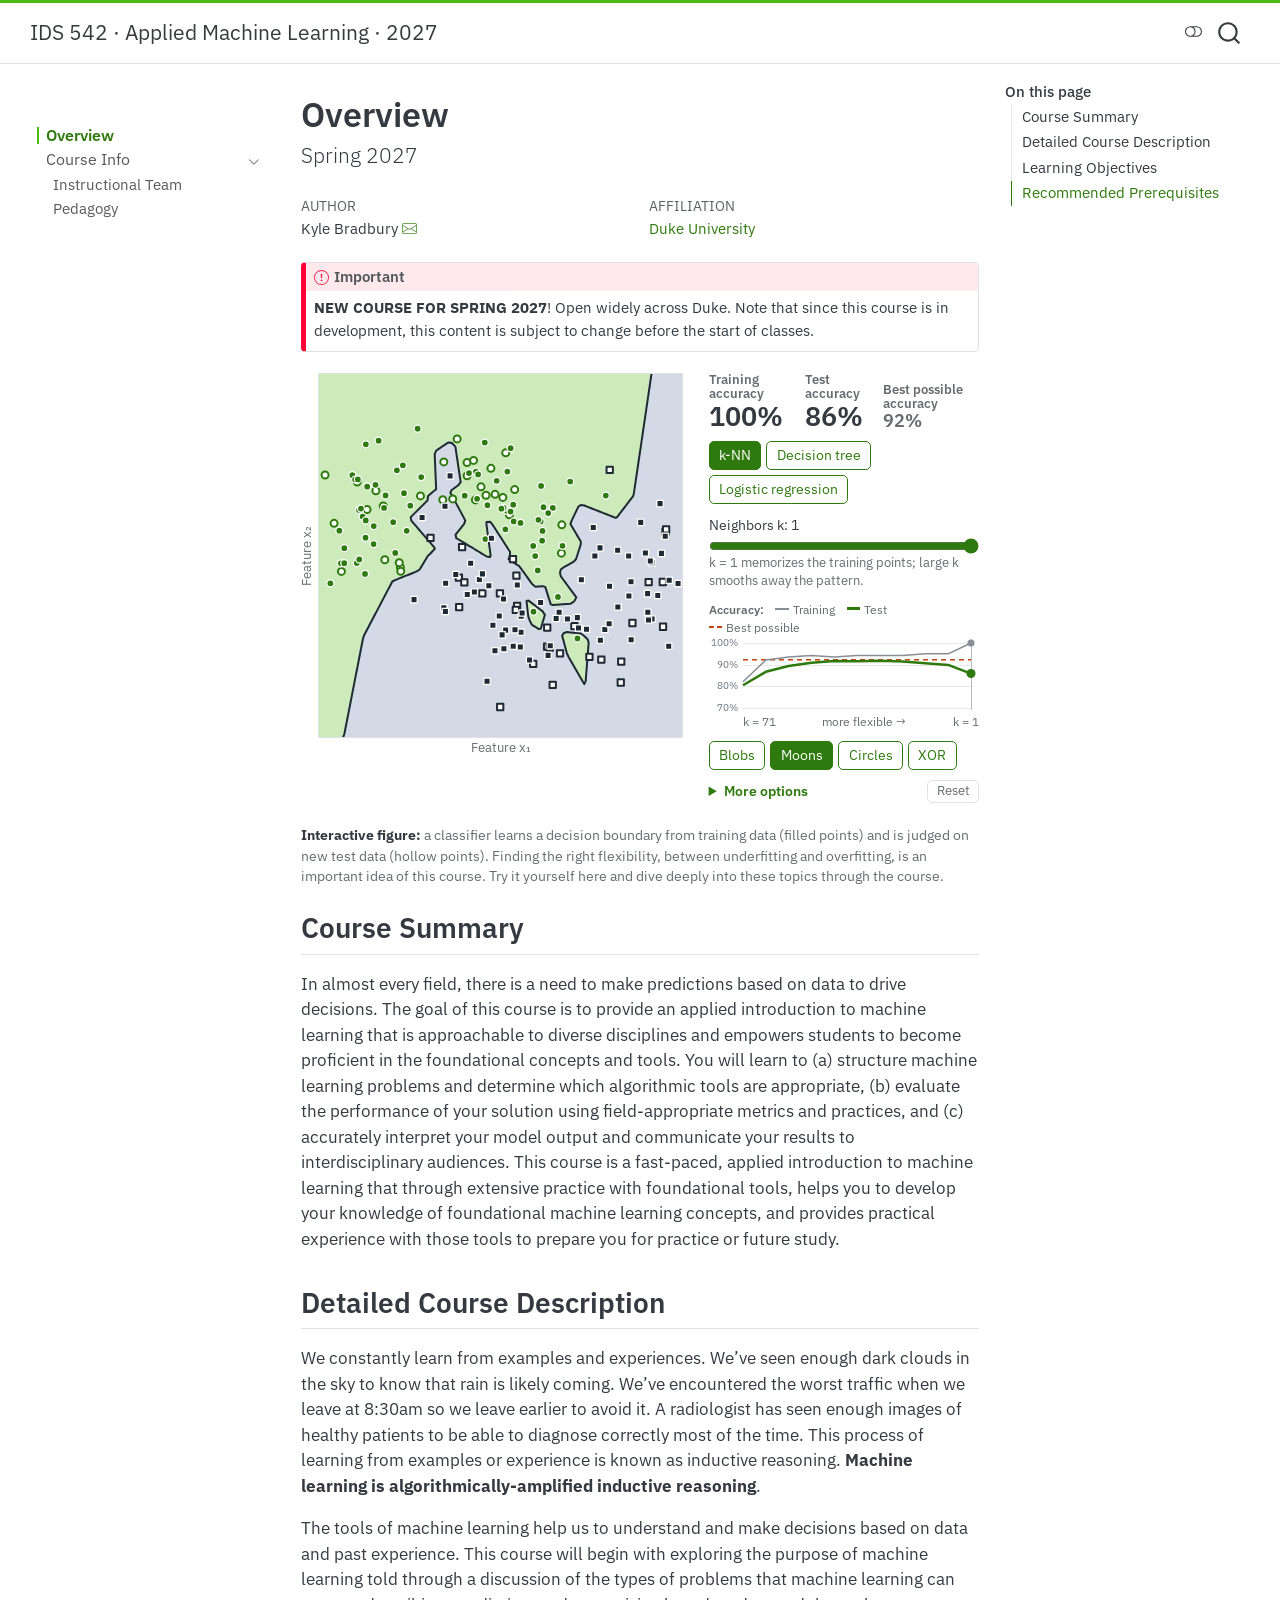
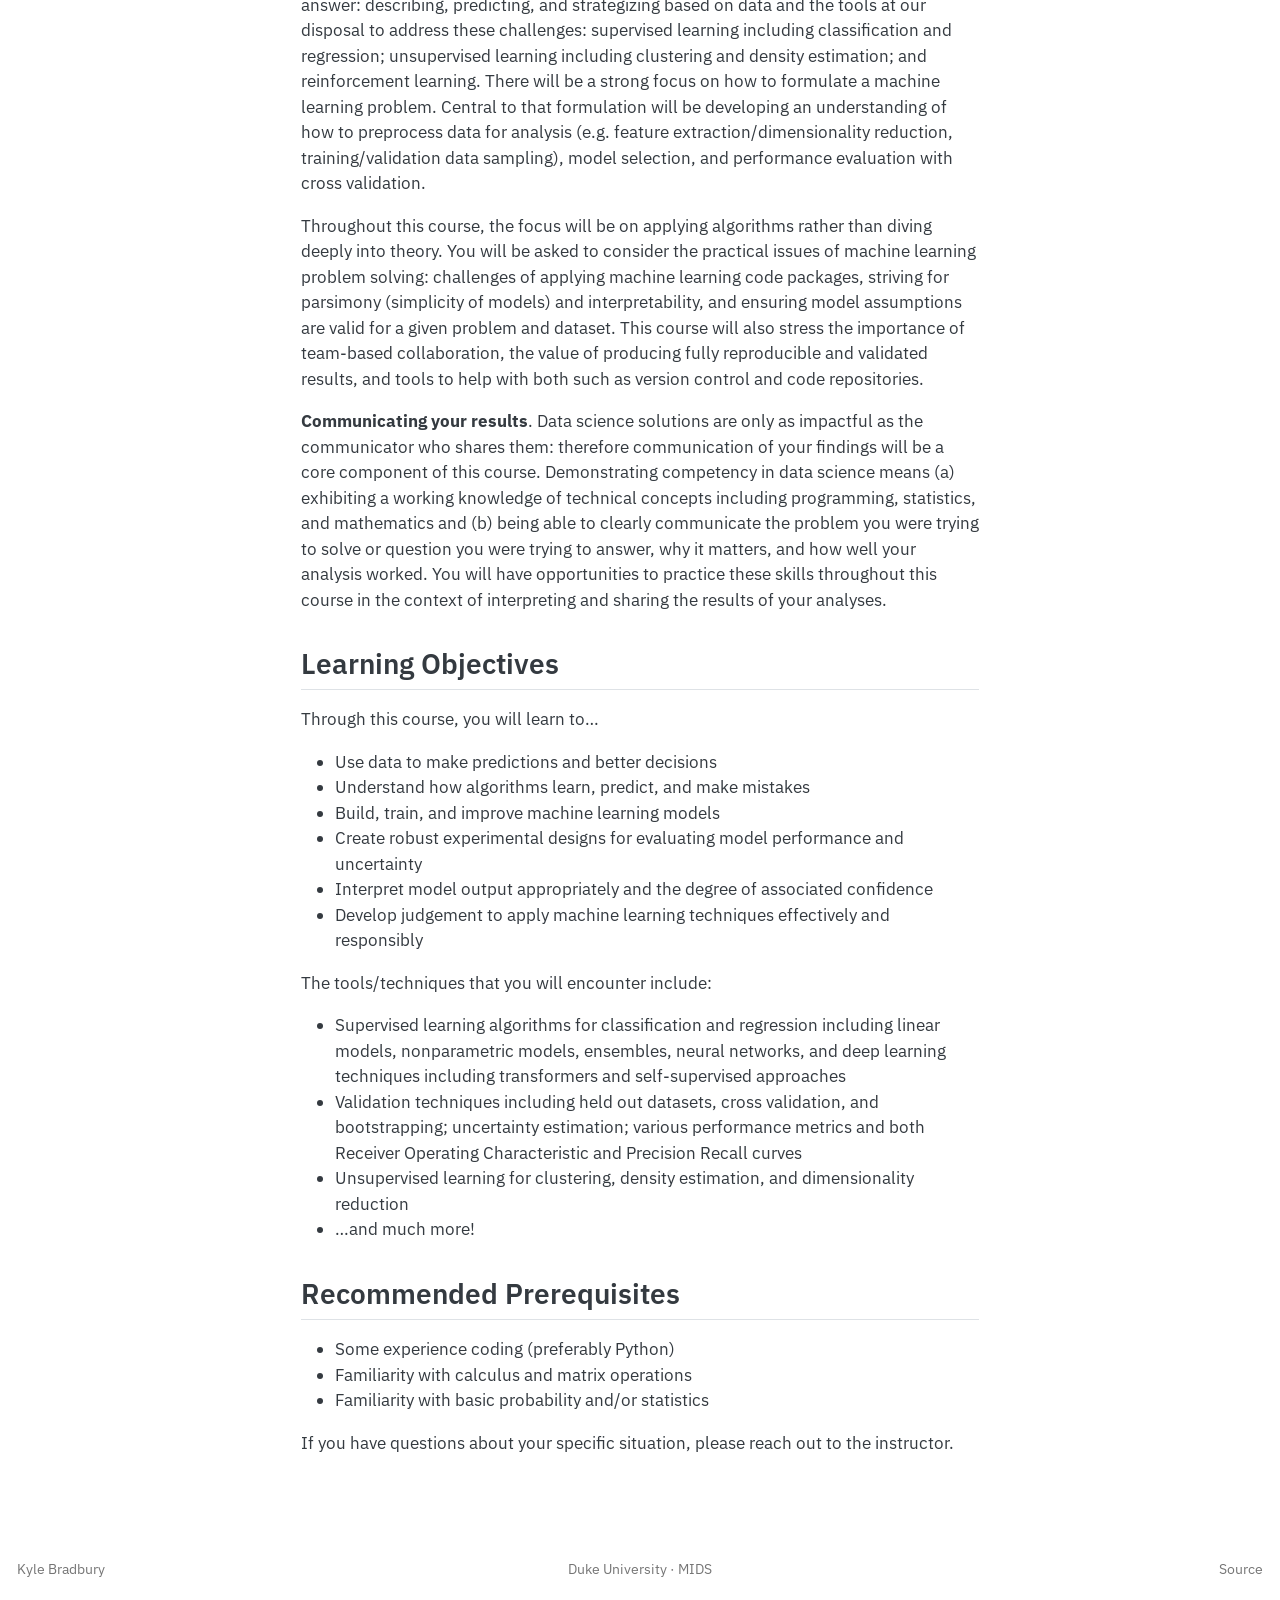
<file: docs/index.html>
<!DOCTYPE html>
<html xmlns="http://www.w3.org/1999/xhtml" lang="en" xml:lang="en"><head>

<meta charset="utf-8">
<meta name="generator" content="quarto-1.11.9">

<meta name="viewport" content="width=device-width, initial-scale=1.0, user-scalable=yes">

<meta name="author" content="Kyle Bradbury">
<meta name="description" content="Course website for IDS 542, Applied Machine Learning, at Duke University (Spring 2027): a fast-paced, applied introduction to machine learning for students in any discipline.">

<title>Overview – IDS 542: Applied Machine Learning (Spring 2027)</title>
<style>
/* Default styles provided by pandoc.
** See https://pandoc.org/MANUAL.html#variables-for-html for config info.
*/
span.smallcaps{font-variant: small-caps;}
div.columns{display: flex; gap: 1.5em;}
div.column{flex: auto;}
@media screen {
div.columns{gap: min(4vw, 1.5em);}
div.column{overflow-x: auto;}
}
div.hanging-indent{margin-left: 1.5em; text-indent: -1.5em;}
ul.task-list{list-style: none;}
ul.task-list li input[type="checkbox"] {
  width: 0.8em;
  margin: 0 0.8em 0.2em -1em; /* quarto-specific, see https://github.com/quarto-dev/quarto-cli/issues/4556 */ 
  vertical-align: middle;
}
</style>


<script src="site_libs/quarto-nav/quarto-nav.js"></script>
<script src="site_libs/quarto-nav/headroom.min.js"></script>
<script src="site_libs/clipboard/clipboard.min.js"></script>
<script src="site_libs/quarto-search/autocomplete.umd.js"></script>
<script src="site_libs/quarto-search/fuse.min.js"></script>
<script src="site_libs/quarto-search/quarto-search.js"></script>
<meta name="quarto:offset" content="./">
<link href="./img/favicon.svg" rel="icon" type="image/svg+xml">
<script src="site_libs/quarto-html/quarto.js" type="module"></script>
<script src="site_libs/quarto-html/tabsets/tabsets.js" type="module"></script>
<script src="site_libs/quarto-html/scrollable-regions/scrollable-regions.js" type="module"></script>
<script src="site_libs/quarto-html/popper.min.js"></script>
<script src="site_libs/quarto-html/tippy.umd.min.js"></script>
<script src="site_libs/quarto-html/anchor.min.js"></script>
<link href="site_libs/quarto-html/tippy.css" rel="stylesheet">
<link href="site_libs/quarto-html/quarto-syntax-highlighting-2d1c10ae43df009d8f07fbbd50031dc5.css" rel="stylesheet" class="quarto-color-scheme" id="quarto-text-highlighting-styles">
<link href="site_libs/quarto-html/quarto-syntax-highlighting-dark-c6656bb6d2a962913377e07666d17fe4.css" rel="stylesheet" class="quarto-color-scheme quarto-color-alternate" id="quarto-text-highlighting-styles">
<link href="site_libs/quarto-html/quarto-syntax-highlighting-2d1c10ae43df009d8f07fbbd50031dc5.css" rel="stylesheet" class="quarto-color-scheme-extra" id="quarto-text-highlighting-styles">
<script src="site_libs/bootstrap/bootstrap.min.js"></script>
<link href="site_libs/bootstrap/bootstrap-icons.css" rel="stylesheet">
<link href="site_libs/bootstrap/bootstrap-2b839bee051bb6f563a926f1433f3b3a.min.css" rel="stylesheet" append-hash="true" class="quarto-color-scheme" id="quarto-bootstrap" data-mode="light">
<link href="site_libs/bootstrap/bootstrap-dark-8f126874553be9512901ef049fe907e3.min.css" rel="stylesheet" append-hash="true" class="quarto-color-scheme quarto-color-alternate" id="quarto-bootstrap" data-mode="dark">
<link href="site_libs/bootstrap/bootstrap-2b839bee051bb6f563a926f1433f3b3a.min.css" rel="stylesheet" append-hash="true" class="quarto-color-scheme-extra" id="quarto-bootstrap" data-mode="light">
<script id="quarto-search-options" type="application/json">{
  "location": "navbar",
  "copy-button": false,
  "collapse-after": 3,
  "panel-placement": "end",
  "type": "overlay",
  "limit": 50,
  "keyboard-shortcut": [
    "f",
    "/",
    "s"
  ],
  "show-item-context": false,
  "language": {
    "search-no-results-text": "No results",
    "search-matching-documents-text": "matching documents",
    "search-copy-link-title": "Copy link to search",
    "search-hide-matches-text": "Hide additional matches",
    "search-more-match-text": "more match in this document",
    "search-more-matches-text": "more matches in this document",
    "search-clear-button-title": "Clear",
    "search-text-placeholder": "",
    "search-detached-cancel-button-title": "Cancel",
    "search-submit-button-title": "Submit",
    "search-label": "Search"
  }
}</script>
<script async="" src="https://www.googletagmanager.com/gtag/js?id=G-63SKKDGFHG"></script>

<script type="text/javascript">

window.dataLayer = window.dataLayer || [];
function gtag(){dataLayer.push(arguments);}
gtag('js', new Date());
gtag('config', 'G-63SKKDGFHG', { 'anonymize_ip': true});
</script>


<link rel="stylesheet" href="styles.css">
<meta property="og:title" content="Overview – IDS 542: Applied Machine Learning (Spring 2027)">
<meta property="og:description" content="Course website for IDS 542, Applied Machine Learning, at Duke University (Spring 2027): a fast-paced, applied introduction to machine learning for students in any discipline.">
<meta property="og:image" content="https://kylebradbury.github.io/ids542/img/decision-boundaries.png">
<meta property="og:site_name" content="IDS 542: Applied Machine Learning (Spring 2027)">
<meta property="og:image:alt" content="Three panels showing decision boundaries on the same two-class dataset: the Bayes decision boundary, a linear classifier, and a decision tree.">
<meta property="og:image:height" content="753">
<meta property="og:image:width" content="2324">
<meta name="twitter:title" content="Overview – IDS 542: Applied Machine Learning (Spring 2027)">
<meta name="twitter:description" content="Course website for IDS 542, Applied Machine Learning, at Duke University (Spring 2027): a fast-paced, applied introduction to machine learning for students in any discipline.">
<meta name="twitter:image" content="https://kylebradbury.github.io/ids542/img/decision-boundaries.png">
<meta name="twitter:image:alt" content="Three panels showing decision boundaries on the same two-class dataset: the Bayes decision boundary, a linear classifier, and a decision tree.">
<meta name="twitter:card" content="summary_large_image">
</head>

<body class="nav-sidebar floating nav-fixed quarto-light"><a id="quarto-skip-link" class="visually-hidden-focusable" href="#quarto-document-content">Skip to main content</a><script id="quarto-html-before-body" type="application/javascript">
    const toggleBodyColorMode = (bsSheetEl) => {
      const mode = bsSheetEl.getAttribute("data-mode");
      const bodyEl = window.document.querySelector("body");
      if (mode === "dark") {
        bodyEl.classList.add("quarto-dark");
        bodyEl.classList.remove("quarto-light");
      } else {
        bodyEl.classList.add("quarto-light");
        bodyEl.classList.remove("quarto-dark");
      }
    }
    const toggleBodyColorPrimary = () => {
      const bsSheetEl = window.document.querySelector("link#quarto-bootstrap:not([rel=disabled-stylesheet])");
      if (bsSheetEl) {
        toggleBodyColorMode(bsSheetEl);
      }
    }
    const setColorSchemeToggle = (alternate) => {
      const toggles = window.document.querySelectorAll('.quarto-color-scheme-toggle');
      for (let i=0; i < toggles.length; i++) {
        const toggle = toggles[i];
        if (toggle) {
          toggle.setAttribute("aria-checked", alternate ? "true" : "false");
          if (alternate) {
            toggle.classList.add("alternate");
          } else {
            toggle.classList.remove("alternate");
          }
        }
      }
    };
    const toggleColorMode = (alternate) => {
      // Switch the stylesheets
      const primaryStylesheets = window.document.querySelectorAll('link.quarto-color-scheme:not(.quarto-color-alternate)');
      const alternateStylesheets = window.document.querySelectorAll('link.quarto-color-scheme.quarto-color-alternate');
      manageTransitions('#quarto-margin-sidebar .nav-link', false);
      if (alternate) {
        // note: dark is layered on light, we don't disable primary!
        enableStylesheet(alternateStylesheets);
        for (const sheetNode of alternateStylesheets) {
          if (sheetNode.id === "quarto-bootstrap") {
            toggleBodyColorMode(sheetNode);
          }
        }
      } else {
        disableStylesheet(alternateStylesheets);
        enableStylesheet(primaryStylesheets)
        toggleBodyColorPrimary();
      }
      manageTransitions('#quarto-margin-sidebar .nav-link', true);
      // Switch the toggles
      setColorSchemeToggle(alternate)
    }
    // Hack to workaround the fact that safari doesn't
    // properly recolor the scrollbar when toggling (#1455).
    // Not run on load: stylesheets are set before first paint there, and
    // scrolling would undo the scroll to a URL fragment (#14973).
    // The one pixel nudge keeps the reader where they were.
    const refreshSafariScrollbar = () => {
      if (navigator.userAgent.indexOf('Safari') > 0 && navigator.userAgent.indexOf('Chrome') == -1) {
        manageTransitions("body", false);
        const scrollY = window.scrollY;
        window.scrollTo(0, scrollY > 0 ? scrollY - 1 : 1);
        setTimeout(() => {
          window.scrollTo(0, scrollY);
          manageTransitions("body", true);
        }, 40);
      }
    }
    const disableStylesheet = (stylesheets) => {
      for (let i=0; i < stylesheets.length; i++) {
        const stylesheet = stylesheets[i];
        stylesheet.rel = 'disabled-stylesheet';
      }
    }
    const enableStylesheet = (stylesheets) => {
      for (let i=0; i < stylesheets.length; i++) {
        const stylesheet = stylesheets[i];
        if(stylesheet.rel !== 'stylesheet') { // for Chrome, which will still FOUC without this check
          stylesheet.rel = 'stylesheet';
        }
      }
    }
    const manageTransitions = (selector, allowTransitions) => {
      const els = window.document.querySelectorAll(selector);
      for (let i=0; i < els.length; i++) {
        const el = els[i];
        if (allowTransitions) {
          el.classList.remove('notransition');
        } else {
          el.classList.add('notransition');
        }
      }
    }
    const isFileUrl = () => {
      return window.location.protocol === 'file:';
    }
    const hasAlternateSentinel = () => {
      let styleSentinel = getColorSchemeSentinel();
      if (styleSentinel !== null) {
        return styleSentinel === "alternate";
      } else {
        return false;
      }
    }
    const setStyleSentinel = (alternate) => {
      const value = alternate ? "alternate" : "default";
      if (!isFileUrl()) {
        window.localStorage.setItem("quarto-color-scheme", value);
      } else {
        localAlternateSentinel = value;
      }
    }
    const getColorSchemeSentinel = () => {
      if (!isFileUrl()) {
        const storageValue = window.localStorage.getItem("quarto-color-scheme");
        return storageValue != null ? storageValue : localAlternateSentinel;
      } else {
        return localAlternateSentinel;
      }
    }
    const toggleGiscusIfUsed = (isAlternate, darkModeDefault) => {
      const baseTheme = document.querySelector('#giscus-base-theme')?.value ?? 'light';
      const alternateTheme = document.querySelector('#giscus-alt-theme')?.value ?? 'dark';
      let newTheme = '';
      if(authorPrefersDark) {
        newTheme = isAlternate ? baseTheme : alternateTheme;
      } else {
        newTheme = isAlternate ? alternateTheme : baseTheme;
      }
      const changeGiscusTheme = () => {
        // From: https://github.com/giscus/giscus/issues/336
        const sendMessage = (message) => {
          const iframe = document.querySelector('iframe.giscus-frame');
          if (!iframe) return;
          iframe.contentWindow.postMessage({ giscus: message }, 'https://giscus.app');
        }
        sendMessage({
          setConfig: {
            theme: newTheme
          }
        });
      }
      const isGiscussLoaded = window.document.querySelector('iframe.giscus-frame') !== null;
      if (isGiscussLoaded) {
        changeGiscusTheme();
      }
    };
    const authorPrefersDark = false;
    const queryPrefersDark = window.matchMedia('(prefers-color-scheme: dark)');
    const darkModeDefault = queryPrefersDark.matches;
      document.querySelector('link#quarto-text-highlighting-styles.quarto-color-scheme-extra').rel = 'disabled-stylesheet';
      document.querySelector('link#quarto-bootstrap.quarto-color-scheme-extra').rel = 'disabled-stylesheet';
    let localAlternateSentinel = darkModeDefault ? 'alternate' : 'default';
    // Dark / light mode switch
    window.quartoToggleColorScheme = () => {
      // Read the current dark / light value
      let toAlternate = !hasAlternateSentinel();
      toggleColorMode(toAlternate);
      refreshSafariScrollbar();
      setStyleSentinel(toAlternate);
      toggleGiscusIfUsed(toAlternate, darkModeDefault);
      window.dispatchEvent(new Event('resize'));
    };
    queryPrefersDark.addEventListener("change", e => {
      if(window.localStorage.getItem("quarto-color-scheme") !== null)
        return;
      const alternate = e.matches
      toggleColorMode(alternate);
      refreshSafariScrollbar();
      localAlternateSentinel = e.matches ? 'alternate' : 'default'; // this is used alongside local storage!
      toggleGiscusIfUsed(alternate, darkModeDefault);
    });
    // Switch to dark mode if need be
    if (hasAlternateSentinel()) {
      toggleColorMode(true);
    } else {
      toggleColorMode(false);
    }
  </script>

<div id="quarto-search-results"></div>
  <header id="quarto-header" class="headroom fixed-top">
    <nav class="navbar navbar-expand-lg " data-bs-theme="dark" aria-label="Site">
      <div class="navbar-container container-fluid">
      <div class="navbar-brand-container mx-auto">
    <a class="navbar-brand" href="./index.html">
    <span class="navbar-title">IDS 542 · Applied Machine Learning · 2027</span>
    </a>
  </div>
        <div class="quarto-navbar-tools tools-end">
  <button type="button" role="switch" aria-checked="false" class="quarto-color-scheme-toggle quarto-navigation-tool  px-1" onclick="window.quartoToggleColorScheme(); return false;" title="Toggle dark mode" aria-label="Toggle dark mode"><i class="bi"></i></button>
</div>
          <div id="quarto-search" class="" title="Search"></div>
      </div> <!-- /container-fluid -->
    </nav>
  <nav class="quarto-secondary-nav" aria-label="Toolbar">
    <div class="container-fluid d-flex">
      <button type="button" class="quarto-btn-toggle btn" data-bs-toggle="collapse" role="button" data-bs-target=".quarto-sidebar-collapse-item" aria-controls="quarto-sidebar" aria-expanded="false" aria-label="Toggle sidebar navigation" onclick="if (window.quartoToggleHeadroom) { window.quartoToggleHeadroom(); }">
        <i class="bi bi-layout-text-sidebar-reverse"></i>
      </button>
        <nav class="quarto-page-breadcrumbs" aria-label="Breadcrumbs"><ol class="breadcrumb"><li class="breadcrumb-item"><a href="./index.html">Overview</a></li></ol></nav>
        <a class="flex-grow-1" data-bs-toggle="collapse" data-bs-target=".quarto-sidebar-collapse-item" onclick="if (window.quartoToggleHeadroom) { window.quartoToggleHeadroom(); }">      
        </a>
      <button type="button" class="btn quarto-search-button" aria-label="Search" onclick="window.quartoOpenSearch();">
        <i class="bi bi-search"></i>
      </button>
    </div>
  </nav>
</header>
<!-- content -->
<div id="quarto-content" class="quarto-container page-columns page-rows-contents page-layout-article page-navbar">
<!-- sidebar -->
  <nav id="quarto-sidebar" class="sidebar collapse collapse-horizontal quarto-sidebar-collapse-item sidebar-navigation floating overflow-auto" aria-label="Section">
        <div class="mt-2 flex-shrink-0 align-items-center">
        <div class="sidebar-search">
        <div id="quarto-search" class="" title="Search"></div>
        </div>
        </div>
    <div class="sidebar-menu-container"> 
    <ul class="list-unstyled mt-1">
        <li class="sidebar-item">
  <div class="sidebar-item-container"> 
  <a href="./index.html" class="sidebar-item-text sidebar-link active">
 <span class="menu-text">Overview</span></a>
  </div>
</li>
        <li class="sidebar-item sidebar-item-section">
      <div class="sidebar-item-container"> 
            <button type="button" class="sidebar-item-text sidebar-item-toggle sidebar-link text-start" data-bs-toggle="collapse" data-bs-target="#quarto-sidebar-section-1" aria-controls="quarto-sidebar-section-1" aria-expanded="true">
 <span class="menu-text" id="quarto-sidebar-section-1-label">Course Info</span><i class="bi bi-chevron-right" aria-hidden="true"></i></button>
      </div>
      <ul id="quarto-sidebar-section-1" aria-labelledby="quarto-sidebar-section-1-label" class="collapse list-unstyled sidebar-section depth1 show">  
          <li class="sidebar-item">
  <div class="sidebar-item-container"> 
  <a href="./contacts.html" class="sidebar-item-text sidebar-link">
 <span class="menu-text">Instructional Team</span></a>
  </div>
</li>
          <li class="sidebar-item">
  <div class="sidebar-item-container"> 
  <a href="./pedagogy.html" class="sidebar-item-text sidebar-link">
 <span class="menu-text">Pedagogy</span></a>
  </div>
</li>
      </ul>
  </li>
    </ul>
    </div>
</nav>
<div id="quarto-sidebar-glass" class="quarto-sidebar-collapse-item" data-bs-toggle="collapse" data-bs-target=".quarto-sidebar-collapse-item"></div>
<!-- margin-sidebar -->
    <div id="quarto-margin-sidebar" class="sidebar margin-sidebar">
        <nav id="TOC" role="doc-toc" aria-labelledby="toc-title" class="toc-active">
    <h2 id="toc-title">On this page</h2>
   
  <ul>
  <li><a href="#course-summary" id="toc-course-summary" class="nav-link active" data-scroll-target="#course-summary">Course Summary</a></li>
  <li><a href="#detailed-course-description" id="toc-detailed-course-description" class="nav-link" data-scroll-target="#detailed-course-description">Detailed Course Description</a></li>
  <li><a href="#learning-objectives" id="toc-learning-objectives" class="nav-link" data-scroll-target="#learning-objectives">Learning Objectives</a></li>
  <li><a href="#recommended-prerequisites" id="toc-recommended-prerequisites" class="nav-link" data-scroll-target="#recommended-prerequisites">Recommended Prerequisites</a></li>
  </ul>
</nav>
    </div>
<!-- main -->
<main class="content" id="quarto-document-content" tabindex="-1">


<header id="title-block-header" class="quarto-title-block default">
<div class="quarto-title">
<h1 class="title">Overview</h1>
<p class="subtitle lead">Spring 2027</p>
</div>


<div class="quarto-title-meta-author">
  <div class="quarto-title-meta-heading">Author</div>
  <div class="quarto-title-meta-heading">Affiliation</div>
  
    <div class="quarto-title-meta-contents">
    <p class="author">Kyle Bradbury <a href="mailto:kyle.bradbury@duke.edu" class="quarto-title-author-email"><i class="bi bi-envelope"></i></a> </p>
  </div>
  <div class="quarto-title-meta-contents">
        <p class="affiliation">
            <a href="https://www.duke.edu">
            Duke University
            </a>
          </p>
      </div>
  </div>

<div class="quarto-title-meta">

      
  
    
  </div>
  


</header>


<div class="callout callout-style-default callout-important callout-titled">
<div class="callout-header d-flex align-content-center">
<div class="callout-icon-container">
<i class="callout-icon"></i>
</div>
<div class="callout-title-container flex-fill">
Important
</div>
</div>
<div class="callout-body-container callout-body">
<p><strong>NEW COURSE FOR SPRING 2027</strong>! Open widely across Duke. Note that since this course is in development, this content is subject to change before the start of classes.</p>
</div>
</div>
<!--
  Interactive classifier demo for the homepage (included by index.qmd with
  {{< include _ml-demo.qmd >}}). The underscore keeps Quarto from rendering it as its own page.

  Origin: this file is shared with the IDS 705 site (ids705_sp2027), which reworked the original
  IDS 542 demo into this version. Keep the two copies identical apart from this comment: make a
  change in one, then copy the file to the other. It's written to work on any Quarto site: control
  colors come from the site's Bootstrap theme, plot colors from the --mld-* variables below, and it
  follows Quarto's light/dark toggle. See STYLE_GUIDE.md, section G.

  What it does: you pick a dataset and a classifier (k-nearest neighbors, a decision tree, or
  logistic regression), turn the model's flexibility knob, and watch the decision boundary, the
  training vs. test accuracy, and an accuracy-vs-flexibility chart change. The best possible
  (Bayes) classifier is shown for comparison. The demo opens deliberately overfit (k-NN, k = 1).
  It's kept compact (a 360px plot) so the course description below stays near the top of the page.

  How this file is organized: one raw HTML block containing
    a. the demo's HTML (the plot, the chart, and the controls), plus a <noscript> fallback image,
    b. its CSS (every rule is scoped under #ml-demo, so it can't affect the rest of the site),
    c. its JavaScript: data generation, the ML models, the Bayes classifier, and the drawing code.
  Everything runs in the browser, with no libraries and no network requests. If JavaScript is off,
  the static figure shows instead; if the demo hits an error, it removes itself and shows that figure.
-->
<!-- Without JavaScript, show the static figure. (With JavaScript, it's never downloaded.) -->
<noscript>
  <p><img src="img/decision-boundaries.png" class="img-fluid" alt="Three panels showing decision boundaries on the same two-class dataset: the Bayes decision boundary, a linear classifier, and a decision tree."></p>
</noscript>

<!-- The demo starts hidden; the script un-hides it once everything is ready.
     data-fallback-*: the static figure the script shows instead if anything goes wrong.
     Elements the script uses are tagged with data-* attributes:
       data-group   a row of toggle buttons where one is selected at a time
       data-value   the value a toggle button selects
       data-input   a slider or checkbox the script reads
       data-out     text the script writes (accuracies, slider label, hint, chart labels)
       data-action  a one-shot button (new sample, reset) -->
<div id="ml-demo" hidden="" data-fallback-src="img/decision-boundaries.png" data-fallback-alt="Three panels showing decision boundaries on the same two-class dataset: the Bayes decision boundary, a linear classifier, and a decision tree.">
  <div class="mld-layout">
    <!-- Left (or top on phones): the plot -->
    <div class="mld-plot">
      <!-- Axis labels sit outside the canvas: the y-axis label in a narrow left column and the
           x-axis label underneath. Both axes are input FEATURES (x1 and x2); the class label is
           shown by shape. They're named x1 and x2 rather than x and y because in ML, y usually
           means the label. The subscripts are Unicode characters rather than <sub> tags, because
           <sub> renders as a superscript in rotated (vertical) text. -->
      <div class="mld-axes">
        <span class="mld-axis-y" aria-hidden="true">Feature x₂</span>
        <canvas class="mld-canvas" role="img" aria-label="Interactive classifier plot"></canvas>
        <span class="mld-axis-x" aria-hidden="true">Feature x₁</span>
      </div>
    </div>
    <!-- Right (or below on phones): the readout, the controls, and the chart -->
    <div class="mld-controls">
      <div class="mld-readout">
        <div class="mld-stat"><span class="mld-stat-label">Training accuracy</span><strong data-out="train">—</strong></div>
        <div class="mld-stat"><span class="mld-stat-label">Test accuracy</span><strong data-out="test">—</strong></div>
        <div class="mld-stat mld-stat-minor"><span class="mld-stat-label">Best possible accuracy</span><strong data-out="bayes">—</strong></div>
      </div>
      <div class="mld-seg" data-group="model" role="group" aria-label="Model">
        <button type="button" data-value="knn" title="k-nearest neighbors">k-NN</button>
        <button type="button" data-value="tree">Decision tree</button>
        <button type="button" data-value="lr">Logistic regression</button>
      </div>
      <!-- The flexibility slider. It moves through the model's list of settings (simplest on the
           left), so its value is a position in that list; the label shows the actual setting. -->
      <label class="mld-range"><span><span data-out="param-label">Neighbors k</span>: <output data-out="param-value">1</output></span>
        <input type="range" data-input="param" min="0" max="10" step="1" value="10">
      </label>
      <p class="mld-hint" data-out="hint"></p>
      <!-- The accuracy-at-every-setting chart (hidden on phones to save space) -->
      <div class="mld-chart">
        <div class="mld-legend" aria-hidden="true">
          <span class="mld-legend-title">Accuracy:</span>
          <span><span class="mld-line mld-line-train"></span>Training</span>
          <span><span class="mld-line mld-line-test"></span>Test</span>
          <span><span class="mld-line mld-line-bayes"></span>Best possible</span>
        </div>
        <canvas class="mld-chart-canvas" role="img" aria-label="Accuracy chart"></canvas>
        <div class="mld-chart-axis" aria-hidden="true"><span data-out="chart-left"></span><span>more flexible →</span><span data-out="chart-right"></span></div>
      </div>
      <div class="mld-seg" data-group="dataset" role="group" aria-label="Dataset">
        <button type="button" data-value="blobs">Blobs</button>
        <button type="button" data-value="moons">Moons</button>
        <button type="button" data-value="circles">Circles</button>
        <button type="button" data-value="xor">XOR</button>
      </div>
      <div class="mld-foot">
        <details class="mld-more">
          <summary>More options</summary>
          <label class="mld-range">Noise
            <input type="range" data-input="noise" min="0" max="1" step="0.05" value="0.65">
          </label>
          <label class="mld-check"><input type="checkbox" data-input="showTest" checked=""> Show test points</label>
          <label class="mld-check"><input type="checkbox" data-input="showBayes"> Show best possible boundary</label>
          <button type="button" data-action="new-train">New training sample</button>
        </details>
        <button type="button" class="mld-reset" data-action="reset">Reset</button>
      </div>
    </div>
  </div>
  <!-- The figure caption, which also serves as the plot's key -->
  <p class="mld-caption"><strong>Interactive figure:</strong> a classifier learns a decision boundary from training data
    (filled points) and is judged on new test data (hollow points). Finding the right flexibility, between underfitting and
    overfitting, is an important idea of this course. Try it yourself here and dive deeply into these topics through the course. <span data-out="bayes-key" hidden=""> The dashed line is the
    best possible boundary.</span></p>
  <!-- Screen readers: a full-sentence summary, updated shortly after the last change -->
  <p class="mld-sr" role="status" data-out="status"></p>
</div>

<style>
#ml-demo {
  /* Control colors follow the site's Bootstrap theme (and its dark mode), with fallbacks. */
  --mld-accent: var(--bs-primary, #2F7A0E);
  --mld-accent-rgb: var(--bs-primary-rgb, 47, 122, 14);
  --mld-on-accent: var(--bs-body-bg, #ffffff);
  --mld-muted: var(--bs-secondary-color, #6c757d);
  --mld-line: var(--bs-border-color, #dee2e6);
  /* Plot and chart colors (light mode). The script reads these, so the plot can be recolored here
     without touching any JavaScript. Use solid colors. To override them for one site, set the same
     variables on #ml-demo in that site's styles.css. */
  --mld-neutral: #f5f7f4;      /* plot background where the model is unsure */
  --mld-region-a: #cdeabb;     /* region predicted as class A */
  --mld-region-b: #d3dae6;     /* region predicted as class B */
  --mld-point-a: #2F7A0E;      /* class A points (circles) */
  --mld-point-b: #1f2933;      /* class B points (squares) */
  --mld-point-edge: #ffffff;   /* outline of filled points; fill of hollow test points */
  --mld-boundary: #1f2933;     /* the model's decision boundary */
  --mld-bayes: #c2410c;        /* the best possible boundary (dashed), and its chart line */
  --mld-chart-train: #868e96;
  --mld-chart-test: #2F7A0E;
  --mld-chart-grid: #e6e9e4;
  --mld-chart-text: #6c757d;
  /* How big the plot may get when it sits beside the controls */
  --mld-plot-max: min(360px, 50vh);
  /* Lets the layout below respond to the demo's own width rather than the whole window's */
  container-type: inline-size;
  margin: 0 0 1.5rem;
}
/* Dark mode (Quarto adds the class quarto-dark to <body>) */
body.quarto-dark #ml-demo {
  --mld-neutral: #1a1f1a;
  --mld-region-a: #25401b;
  --mld-region-b: #283142;
  --mld-point-a: #7ACF4B;
  --mld-point-b: #e3e8f0;
  --mld-point-edge: #131713;
  --mld-boundary: #f2f5f0;
  --mld-bayes: #fb923c;
  --mld-chart-train: #8f988c;
  --mld-chart-test: #7ACF4B;
  --mld-chart-grid: #2a312a;
  --mld-chart-text: #a3ac9f;
}
#ml-demo .mld-caption { margin: 0.4rem 0 0; font-size: 0.85rem; line-height: 1.4; color: var(--mld-muted); }
#ml-demo .mld-caption strong { color: var(--bs-body-color, inherit); }
/* One column by default (phones); plot and controls side by side when there's room. The plot is
   kept small so the course description below stays close to the top of the page. */
#ml-demo .mld-layout { display: grid; gap: 0.75rem 1.5rem; grid-template-columns: minmax(0, 1fr); }
@container (min-width: 620px) {
  #ml-demo .mld-layout {
    grid-template-columns: minmax(0, calc(var(--mld-plot-max) + 1.3rem)) minmax(15rem, 1fr);
    align-items: start;
  }
}
/* The plot is always square and fills its column */
#ml-demo .mld-canvas {
  display: block; width: 100%; height: auto; aspect-ratio: 1;
  border: 1px solid var(--mld-line);
}
/* Axis labels: a left column for the vertical label (rotated to read bottom to top) and a
   row under the plot for the horizontal one */
#ml-demo .mld-axes { display: grid; grid-template-columns: auto minmax(0, 1fr); align-items: center; column-gap: 0.25rem; }
#ml-demo .mld-axis-x, #ml-demo .mld-axis-y { font-size: 0.75rem; line-height: 1; color: var(--mld-muted); white-space: nowrap; }
#ml-demo .mld-axis-y { writing-mode: vertical-rl; transform: rotate(180deg); }
#ml-demo .mld-axis-x { grid-column: 2; text-align: center; margin-top: 0.25rem; }
/* The readout: big training and test numbers */
/* The three stay on one row; on narrow screens their labels wrap onto two lines instead. */
#ml-demo .mld-readout { display: flex; align-items: flex-end; gap: 1.25rem; margin: 0 0 0.6rem; }
#ml-demo .mld-stat { display: flex; flex-direction: column; flex: 0 1 auto; min-width: 0; line-height: 1.1; }
#ml-demo .mld-stat-label { font-size: 0.75rem; font-weight: 600; color: var(--mld-muted); }
#ml-demo .mld-stat strong { font-size: 1.6rem; font-weight: 600; font-variant-numeric: tabular-nums; }
#ml-demo .mld-stat-minor strong { font-size: 1.05rem; color: var(--mld-muted); }
/* Buttons: outlined, and filled in when selected (aria-pressed="true") */
#ml-demo .mld-seg { display: flex; flex-wrap: wrap; gap: 0.3rem; margin-bottom: 0.6rem; }
#ml-demo button {
  font: inherit; font-size: 0.82rem; line-height: 1.2;
  padding: 0.3rem 0.55rem; border-radius: 0.3rem;
  border: 1px solid var(--mld-accent); background: transparent; color: var(--mld-accent);
  cursor: pointer;
}
#ml-demo button:hover { background: rgba(var(--mld-accent-rgb), 0.1); }
#ml-demo button[aria-pressed="true"] { background: var(--mld-accent); color: var(--mld-on-accent); }
#ml-demo button:focus-visible, #ml-demo input:focus-visible, #ml-demo summary:focus-visible { outline: 2px solid var(--mld-accent); outline-offset: 2px; }
/* Sliders, checkboxes, and the hint */
#ml-demo .mld-range { display: flex; flex-direction: column; gap: 0.1rem; margin: 0; font-size: 0.85rem; }
#ml-demo input[type="range"] { width: 100%; accent-color: var(--mld-accent); }
#ml-demo .mld-check { display: flex; align-items: center; gap: 0.4rem; margin: 0.3rem 0; font-size: 0.85rem; }
#ml-demo input[type="checkbox"] { accent-color: var(--mld-accent); }
#ml-demo .mld-hint { margin: 0 0 0.6rem; font-size: 0.78rem; line-height: 1.35; color: var(--mld-muted); }
/* The accuracy-at-every-setting chart: hidden on phones, shown when there's room beside the plot */
#ml-demo .mld-chart { display: none; margin: 0 0 0.6rem; }
@container (min-width: 620px) { #ml-demo .mld-chart { display: block; } }
#ml-demo .mld-legend { display: flex; flex-wrap: wrap; gap: 0 0.7rem; font-size: 0.72rem; color: var(--mld-muted); }
#ml-demo .mld-legend-title { font-weight: 600; }
#ml-demo .mld-line { display: inline-block; width: 1.1em; margin-right: 0.3em; vertical-align: 0.3em; }
#ml-demo .mld-line-train { border-top: 2px solid var(--mld-chart-train); }
#ml-demo .mld-line-test { border-top: 3px solid var(--mld-chart-test); }
#ml-demo .mld-line-bayes { border-top: 2px dashed var(--mld-bayes); }
#ml-demo .mld-chart-canvas { display: block; width: 100%; height: 4.5rem; cursor: pointer; }
#ml-demo .mld-chart-axis { display: flex; justify-content: space-between; padding-left: 34px; font-size: 0.7rem; color: var(--mld-muted); }
/* "More options" and Reset share the last row */
#ml-demo .mld-foot { display: flex; align-items: flex-start; justify-content: space-between; gap: 0.75rem; }
#ml-demo .mld-more { flex: 1; min-width: 0; }
#ml-demo .mld-more summary { cursor: pointer; font-size: 0.85rem; font-weight: 600; color: var(--mld-accent); }
#ml-demo .mld-more[open] summary { margin-bottom: 0.35rem; }
#ml-demo .mld-reset { border-color: var(--mld-line); color: var(--mld-muted); font-size: 0.78rem; padding: 0.15rem 0.5rem; }
/* Visually hidden, but read by screen readers */
#ml-demo .mld-sr { position: absolute; width: 1px; height: 1px; margin: -1px; overflow: hidden; clip: rect(0 0 0 0); white-space: nowrap; border: 0; padding: 0; }
/* Touch screens: larger tap targets */
@media (pointer: coarse) {
  #ml-demo button { min-height: 44px; padding: 0.45rem 0.7rem; }
  #ml-demo .mld-more summary { min-height: 44px; display: flex; align-items: center; }
  #ml-demo .mld-check { min-height: 44px; }
}
</style>

<script>
// =====================================================================================
// HOW TO READ THIS SCRIPT (a quick JavaScript guide for Python users)
//
//   var x = 5;                     is like   x = 5
//   function f(a, b) { ... }       is like   def f(a, b): ...
//   for (i = 0; i < n; i++)        is like   for i in range(n):
//   cond ? a : b                   is like   a if cond else b
//   [1, 2, 3]  and  { x: 1 }       are like  a list and a dict
//   pts.push(p)                    is like   pts.append(p)
//   new Float64Array(n)            is like   np.zeros(n)  (a fixed-size array of floats)
//
// The ML code follows scikit-learn's fit/predict idea, with one twist: each fit function
// RETURNS a predict function. That returned function "remembers" the fitted parameters
// (the stored neighbors, the tree, or the weights), the way a fitted sklearn model object
// remembers its coef_ or tree_.
//
// Sections, in order:
//   1. Random data ............. seeded random numbers and the four toy datasets
//   2. Models .................. k-NN, decision tree, logistic regression (fit + predict)
//   3. Best possible classifier  the Bayes classifier, from the known data-generating process
//   4. Evaluation .............. accuracy, the decision-boundary map, and boundary tracing
//   5. State ................... the current settings (dataset, model, seeds, and so on)
//   6. Fitting ................. train the model and refresh everything that depends on it
//   7. Drawing ................. paint the plot and the chart on their canvases
//   8. Events .................. respond to buttons, sliders, clicks, and the dark-mode toggle
//
// Sections 1-4 are pure computation (no web page involved), marked CORE-START / CORE-END, so they
// can be tested on their own. Everything is wrapped in one function that runs immediately, so none
// of these variables leak into the rest of the web page.
// =====================================================================================
(function () {
  "use strict";
  var root = document.getElementById("ml-demo");
  if (!root) return;

  // If anything goes wrong, remove the demo and show the static figure instead, so the page never
  // ends up broken. (The figure isn't in the page until now, so normal visits never download it.)
  var failed = false;
  function fail(err) {
    if (failed) return;
    failed = true;
    root.hidden = true;
    var p = document.createElement("p"), img = document.createElement("img");
    img.src = root.getAttribute("data-fallback-src");
    img.alt = root.getAttribute("data-fallback-alt") || "";
    img.className = "img-fluid";
    p.appendChild(img);
    root.parentNode.insertBefore(p, root);
    if (window.console) console.error("ML demo disabled:", err);
  }

  // [CORE-START]
  // =====================================================================================
  // 1. RANDOM DATA
  // =====================================================================================

  // A seeded pseudo-random number generator ("mulberry32"). JavaScript's built-in Math.random()
  // can't be seeded, but ML experiments need reproducibility: the same seed must always produce
  // the same dataset (like np.random.default_rng(seed) in Python). Each call to the returned
  // function gives a new number uniformly distributed between 0 and 1. The bit manipulation
  // below is just a fast way to scramble the seed; you don't need it to follow the ML.
  function mulberry32(seed) {
    return function () {
      seed |= 0; seed = (seed + 0x6D2B79F5) | 0;
      var t = Math.imul(seed ^ (seed >>> 15), 1 | seed);
      t = (t + Math.imul(t ^ (t >>> 7), 61 | t)) ^ t;
      return ((t ^ (t >>> 14)) >>> 0) / 4294967296;
    };
  }
  // One draw from a standard normal distribution N(0, 1), built from two uniform draws
  // (the Box-Muller transform). Using 1 - rand() keeps u above 0, so log(u) is never log(0).
  function gaussian(rand) {
    var u = 1 - rand(), v = rand();
    return Math.sqrt(-2 * Math.log(u)) * Math.cos(2 * Math.PI * v);
  }
  // Limit v to the range [lo, hi].
  function clamp(v, lo, hi) { return Math.max(lo, Math.min(hi, v)); }

  // Sizes of the datasets. The model learns from the training set. The test set is held out and
  // used only to measure how well the model does on data it has never seen. It's large (2,000
  // points) so the test accuracy is a reliable estimate; only the first 60 are drawn on the plot.
  var N_TRAIN = 140, N_TEST = 2000, N_TEST_SHOWN = 60;
  // Every point lies inside the square -BOX <= x, y <= BOX, just inside the plot's edges.
  var BOX = 0.98;

  // The four toy datasets (similar to scikit-learn's make_blobs, make_moons, and make_circles).
  // Each generator draws ONE point for class c (1 = class A, drawn as circles; 0 = class B, drawn
  // as squares) at noise level s between 0 and 1.
  //
  // Naming note: throughout this code, x and y are the point's two input FEATURES (labeled
  // "Feature x1" and "Feature x2" on the plot), not an input and an output. The class label,
  // which is what ML usually calls y, is stored separately as c.
  //
  // "Noise" sets the standard deviation (sd) of random Gaussian jitter added to each point.
  // More noise means the two classes overlap more, so even the best possible classifier makes
  // some mistakes (that unavoidable error is called the Bayes error). Overlap is also what makes
  // overfitting hurt: a model that bends its boundary around every noisy point is learning the
  // noise, not the underlying pattern.
  var GENERATORS = {
    // Two round clouds: class A centered at (-0.4, 0.35), class B at (0.4, -0.35).
    blobs: function (c, s, rand) {
      var sd = 0.1 + 0.4 * s, cx = c ? -0.4 : 0.4, cy = c ? 0.35 : -0.35;
      return { x: cx + sd * gaussian(rand), y: cy + sd * gaussian(rand) };
    },
    // Two interlocking half circles. Pick a random angle t along the arc, take that point on
    // class A's upper arc or class B's lower arc, add noise, then shift and shrink everything
    // to fit inside the square.
    moons: function (c, s, rand) {
      var t = Math.PI * rand(), sd = 0.05 + 0.35 * s, x, y;
      if (c) { x = Math.cos(t); y = Math.sin(t); } else { x = 1 - Math.cos(t); y = 0.5 - Math.sin(t); }
      x += sd * gaussian(rand); y += sd * gaussian(rand);
      return { x: (x - 0.5) / 1.75, y: (y - 0.25) / 1.75 };
    },
    // Class A on a small ring (radius 0.35) inside class B's larger ring (radius 0.8).
    // No straight line can separate these, so this dataset shows why logistic regression
    // needs polynomial features to handle curved boundaries.
    circles: function (c, s, rand) {
      var t = 2 * Math.PI * rand(), sd = 0.03 + 0.25 * s, r = c ? 0.35 : 0.8;
      return { x: r * Math.cos(t) + sd * gaussian(rand), y: r * Math.sin(t) + sd * gaussian(rand) };
    },
    // Four clusters at the corners of a square. Class A sits top-right and bottom-left; class B
    // top-left and bottom-right. As with XOR in logic, the class depends on whether x and y have
    // the same sign. sx picks left or right at random; sy is then set from sx and the class.
    xor: function (c, s, rand) {
      var sd = 0.08 + 0.3 * s, sx = rand() < 0.5 ? -1 : 1, sy = c ? sx : -sx;
      return { x: 0.45 * sx + sd * gaussian(rand), y: 0.45 * sy + sd * gaussian(rand) };
    }
  };

  // Draw a dataset of count points, alternating class A and class B so the classes are exactly
  // balanced. Each point is a small object {x, y, c}, where c is the label (1 = A, 0 = B).
  //
  // The training and test sets are drawn SEPARATELY, each from its own seed, but from the same
  // distribution (same dataset and noise level). That's the key assumption behind a test set:
  // it comes from the same process as the training data, so accuracy on it estimates how the
  // model will do on new data. Separate seeds also let you redraw the training set on its own.
  //
  // A point that lands outside the plot is thrown away and redrawn ("rejection sampling"), so
  // no points pile up along the edges.
  function generate(name, noise, seed, count) {
    var rand = mulberry32(seed), pts = [];
    for (var i = 0; i < count; i++) {
      var c = i % 2, p, tries = 0;
      do { p = GENERATORS[name](c, noise, rand); }
      while ((Math.abs(p.x) > BOX || Math.abs(p.y) > BOX) && ++tries < 1000);
      pts.push({ x: clamp(p.x, -BOX, BOX), y: clamp(p.y, -BOX, BOX), c: c });
    }
    return pts;
  }

  // =====================================================================================
  // 2. MODELS
  //
  // Every model follows the same pattern:
  //     predict = fitSomething(train, param)
  //     predict(x, y)  ->  estimated probability that the point (x, y) is class A
  //
  // A point is classified as class A when that probability is above 0.5, and as class B
  // otherwise. The DECISION BOUNDARY is the curve where the probability is exactly 0.5.
  //
  // Each model has one "flexibility knob" (param), set by the slider:
  //   k-NN                  k, the number of neighbors   (SMALLER k = more flexible)
  //   decision tree         maximum depth                (DEEPER = more flexible)
  //   logistic regression   polynomial degree            (HIGHER = more flexible)
  // Too little flexibility underfits (misses the real pattern). Too much overfits (memorizes the
  // noise in the training data, which shows up as high training accuracy but lower test accuracy).
  // =====================================================================================

  // ---- k-nearest neighbors (like sklearn's KNeighborsClassifier) ----
  //
  // k-NN is a "lazy" learner: fitting does no real work, it just stores the training points.
  // The work happens at prediction time. To classify a new point, find the k training points
  // closest to it and let them vote. The predicted probability of class A is the fraction of
  // those k neighbors that are class A.
  //
  // With k = 1, every training point is its own nearest neighbor, so training accuracy is 100%
  // (unless two points of different classes sit at exactly the same spot) and the boundary bends
  // around every single point: classic overfitting. Larger k averages over more neighbors,
  // which smooths the boundary. Very large k smooths away real structure (underfitting).
  function fitKnn(train, k) {
    var n = train.length, i;
    // k can't be larger than the number of training points.
    k = Math.min(k, n);
    // "Fitting": copy the coordinates and labels into compact arrays for fast access.
    var xs = new Float64Array(n), ys = new Float64Array(n), cs = new Uint8Array(n);
    for (i = 0; i < n; i++) { xs[i] = train[i].x; ys[i] = train[i].y; cs[i] = train[i].c; }
    // Scratch space reused by every prediction: the k smallest distances found so far (bestD)
    // and the labels of those points (bestC), kept sorted from nearest to farthest.
    var bestD = new Float64Array(k), bestC = new Uint8Array(k);
    return function (x, y) {
      var m = 0, i, j;
      // Check the distance to every training point (brute force is fine for a few hundred points).
      for (i = 0; i < n; i++) {
        // Squared Euclidean distance. The square root is skipped because it doesn't change
        // which points are closest, and skipping it saves time.
        var dx = xs[i] - x, dy = ys[i] - y, d = dx * dx + dy * dy;
        // Maintain the sorted list of the k nearest points so far (an insertion sort):
        //   - until k points have been seen, every point is added;
        //   - after that, a point is added only if it's closer than the current k-th nearest,
        //     which then drops off the end of the list.
        if (m < k) j = m++;
        else if (d < bestD[k - 1]) j = k - 1;
        else continue;
        // Shift farther points down one slot until this point's sorted position is found.
        while (j > 0 && bestD[j - 1] > d) { bestD[j] = bestD[j - 1]; bestC[j] = bestC[j - 1]; j--; }
        bestD[j] = d; bestC[j] = cs[i];
      }
      // The vote: count how many of the k neighbors are class A (label 1).
      var a = 0;
      for (j = 0; j < k; j++) a += bestC[j];
      var p = a / k;
      // A tie leaves p at exactly 0.5, right on the boundary. The slider only offers odd k, so
      // ties happen only when k is capped at an even number of training points.
      if (p === 0.5) p += bestC[0] ? 0.01 : -0.01; // break ties with the nearest neighbor
      return p;
    };
  }

  // ---- Decision tree (like sklearn's DecisionTreeClassifier with criterion="gini") ----
  //
  // A decision tree asks a series of yes/no questions such as "is x <= 0.12?". Each answer
  // sends a point left or right until it reaches a leaf, which predicts the fraction of class A
  // among the training points that ended up in that leaf. Every question cuts the plane with a
  // vertical or horizontal line, which is why tree boundaries look like staircases.
  //
  // The tree is grown greedily from the top down (the CART algorithm): at each node, try every
  // possible cut and keep the one that makes the two sides as "pure" (single-class) as possible.
  // Then repeat on each side, until a side is pure or the maximum depth is reached. A deep tree
  // can carve out tiny regions around individual noisy points: overfitting.

  // Gini impurity measures how mixed a group is. For a group where a fraction p is class A:
  //     Gini = 1 - p^2 - (1 - p)^2 = 2 p (1 - p)
  // It's 0 for a pure group and 0.5 for a 50/50 mix. Here a is the number of class A points
  // and n the group size, and the function returns n * Gini (impurity weighted by size), so a
  // split's score is simply  n_left * Gini_left + n_right * Gini_right  (lower is better).
  function gini(a, n) { var p = a / n; return n * 2 * p * (1 - p); }

  function fitTree(train, maxDepth) {
    // Grow the tree recursively. pts are the training points that reached this node, and depth
    // counts how many questions were asked to get here (the root has depth 0).
    function build(pts, depth) {
      // Count the class A points (a) out of the n points here.
      var n = pts.length, a = 0, i;
      for (i = 0; i < n; i++) a += pts[i].c;
      // If growth stops here, this node becomes a leaf predicting the fraction of class A.
      var leaf = { p: a / n };
      // Stopping rules: the depth limit is reached, or the node is already pure (one class only).
      if (depth >= maxDepth || a === 0 || a === n) return leaf;
      // Search both features (x and y) for the best single cut.
      var best = null;
      ["x", "y"].forEach(function (f) {
        // Sort the points by this feature. The candidate cuts lie between neighboring values,
        // so walking along the sorted list visits every possible split exactly once.
        // la counts the class A points on the left side as the cut moves to the right.
        var s = pts.slice().sort(function (u, v) { return u[f] - v[f]; }), la = 0;
        for (var i = 0; i < n - 1; i++) {
          // Move point i onto the left side of the cut.
          la += s[i].c;
          // There's no gap to cut between two points with the same value.
          if (s[i][f] === s[i + 1][f]) continue;
          // Score this split: the left side has ln points (la of them class A); the right has
          // the remaining n - ln points (a - la of them class A).
          var ln = i + 1, g = gini(la, ln) + gini(a - la, n - ln);
          // Keep the lowest-impurity split seen so far. The threshold sits halfway between
          // the two neighboring values, as in scikit-learn.
          if (!best || g < best.g) best = { g: g, f: f, t: (s[i][f] + s[i + 1][f]) / 2 };
        }
      });
      // No valid cut exists (every point here has identical coordinates), so make a leaf.
      if (!best) return leaf;
      // Divide the points using the best question, then grow each side the same way.
      // There's no "minimum improvement" rule: an impure node below the depth limit always
      // splits if it can. Only purity or the depth limit stops the growth.
      var left = [], right = [];
      for (i = 0; i < n; i++) (pts[i][best.f] <= best.t ? left : right).push(pts[i]);
      // An internal node stores its question (feature f and threshold t) and its two children.
      return { f: best.f, t: best.t, l: build(left, depth + 1), r: build(right, depth + 1) };
    }
    var tree = build(train, 0);
    // To predict, start at the root and follow the answers down to a leaf.
    // (Leaves have no f property, so the loop stops when it reaches one.)
    return function (x, y) {
      var node = tree;
      while (node.f) node = (node.f === "x" ? x : y) <= node.t ? node.l : node.r;
      return node.p;
    };
  }

  // ---- Logistic regression (like sklearn's LogisticRegression on PolynomialFeatures) ----
  //
  // Logistic regression computes a weighted sum of features,
  //     z = w0 * 1 + w1 * f1(x, y) + w2 * f2(x, y) + ...
  // and squashes it into a probability with the sigmoid function: p = sigmoid(z).
  // Since p > 0.5 exactly when z > 0, the decision boundary is the curve z = 0.
  //
  // With degree 1 the features are just 1, y, and x, so z = 0 is a straight line.
  // Higher degrees add polynomial terms in x and y (think x^2, x*y, y^2, x^3, and so on). The model
  // is still LINEAR IN ITS WEIGHTS, but in terms of x and y the boundary z = 0 can now curve: degree
  // 2 can draw circles and ellipses, and higher degrees can wiggle. That's how a "linear" model can
  // fit the Circles data, and, at high degrees, how it overfits: with degree 15 there are 136
  // features for 140 training points, enough to bend the boundary around individual noisy points.

  // The sigmoid (logistic) function, sigmoid(z) = 1 / (1 + e^(-z)), maps any number into (0, 1).
  // It's written two ways so that e^(...) is never computed for a large positive number,
  // which could overflow to infinity.
  function sigmoid(z) {
    if (z >= 0) return 1 / (1 + Math.exp(-z));
    var e = Math.exp(z);
    return e / (1 + e);
  }

  function fitLogistic(train, degree) {
    // ---- Step 1: polynomial feature expansion ----
    // One feature for every pair (i, j) with i + j <= degree, stored as [i, j] pairs. For degree 2
    // that's [0,0] [0,1] [1,0] [0,2] [1,1] [2,0]. The first one is the constant 1, the bias
    // (intercept) term. There are (degree + 1)(degree + 2) / 2 features in total: 3 for degree 1,
    // 28 for degree 6, 136 for degree 15.
    //
    // Feature (i, j) is T_i(x) * T_j(y), where T_d is the Chebyshev polynomial of degree d:
    //     T_0(x) = 1,  T_1(x) = x,  T_2(x) = 2x^2 - 1,  ...,  T_d(x) = 2x T_(d-1)(x) - T_(d-2)(x)
    // Together these describe exactly the same curves as the plain powers x^i * y^j (sklearn's
    // PolynomialFeatures); they're just a better-behaved way to write them down. Plain powers
    // shrink toward 0 inside [-1, 1] (0.5^15 is about 0.00003), so high-degree terms would need
    // enormous weights to matter and training could barely use them. Chebyshev polynomials stay
    // between -1 and 1 at every degree, so every feature is on the same scale, the same job that
    // StandardScaler does in a scikit-learn pipeline. Every point lies between -1 and 1, the range
    // where Chebyshev polynomials behave this way.
    var powers = [], t, i;
    for (t = 0; t <= degree; t++) for (i = 0; i <= t; i++) powers.push([i, t - i]);
    var m = powers.length, n = train.length;
    // features() computes one point's m features and writes them into out[offset], out[offset + 1],
    // and so on. tx[d] holds T_d(x) and ty[d] holds T_d(y), built with the recurrence above.
    var tx = new Float64Array(degree + 1), ty = new Float64Array(degree + 1);
    function features(x, y, out, offset) {
      tx[0] = ty[0] = 1;
      if (degree >= 1) { tx[1] = x; ty[1] = y; }
      for (var d = 2; d <= degree; d++) { tx[d] = 2 * x * tx[d - 1] - tx[d - 2]; ty[d] = 2 * y * ty[d - 1] - ty[d - 2]; }
      for (var f = 0; f < m; f++) out[offset + f] = tx[powers[f][0]] * ty[powers[f][1]];
    }
    // The design matrix X (n rows by m feature columns, stored row after row in one flat array,
    // like a flattened NumPy array) and the label vector Y (1 = class A, 0 = class B).
    var X = new Float64Array(n * m), Y = new Float64Array(n);
    for (i = 0; i < n; i++) { features(train[i].x, train[i].y, X, i * m); Y[i] = train[i].c; }

    // ---- Step 2: learn the weights ----
    // Training minimizes the average cross-entropy (log) loss plus a small L2 penalty:
    //     L(w) = -(1/n) * sum_i [ y_i * log(p_i) + (1 - y_i) * log(1 - p_i) ]  +  (l2 / 2) * |w|^2
    // where p_i = sigmoid(w . features_i). The gradient has a famously simple form:
    //     dL/dw = (1/n) * sum_i (p_i - y_i) * features_i  +  l2 * w
    // In words: each training point pushes the weights in proportion to its prediction error.
    //
    // The weights move downhill along that gradient using Adam, a version of gradient descent
    // that's popular in deep learning because it adapts the step size for each weight.
    // "Full batch" means every step uses all n training points.
    //   - lr (the learning rate) is the base step size; b1 and b2 control Adam's running averages.
    //   - l2 is a small ridge penalty that stops the weights from growing without limit when the
    //     classes can be perfectly separated. The bias w0 is not penalized. In scikit-learn terms
    //     this is roughly C = 1 / (n * l2), about 70, which is weak regularization.
    //   - iters = 800 steps, starting from all-zero weights, so the same data always gives the
    //     same model.
    // On the default Moons data, test accuracy peaks around degree 3-4 (91%) and falls to about
    // 82% by degree 15, while training accuracy climbs to 99%.
    // w holds the weights; mo and ve are Adam's running averages of the gradient and of its
    // square; g accumulates the gradient on each step.
    var w = new Float64Array(m), mo = new Float64Array(m), ve = new Float64Array(m), g = new Float64Array(m);
    var lr = 0.05, b1 = 0.9, b2 = 0.999, l2 = 1e-4, iters = 800, it, f;
    // b1t and b2t hold b1^it and b2^it, updated by one multiplication per step.
    var b1t = 1, b2t = 1;
    for (it = 1; it <= iters; it++) {
      // Accumulate sum_i (p_i - y_i) * features_i over all training points.
      g.fill(0);
      for (i = 0; i < n; i++) {
        // z = w . features_i, the model's raw score for point i
        var z = 0, row = i * m;
        for (f = 0; f < m; f++) z += w[f] * X[row + f];
        // The prediction error: predicted probability minus the true label (between -1 and 1).
        var err = sigmoid(z) - Y[i];
        for (f = 0; f < m; f++) g[f] += err * X[row + f];
      }
      b1t *= b1; b2t *= b2;
      for (f = 0; f < m; f++) {
        // The average gradient, plus the L2 penalty's gradient (skipped for the bias, f = 0).
        var grad = g[f] / n + (f ? l2 * w[f] : 0);
        // Adam's running averages: mo smooths the gradient (momentum), ve tracks its typical size.
        mo[f] = b1 * mo[f] + (1 - b1) * grad;
        ve[f] = b2 * ve[f] + (1 - b2) * grad * grad;
        // Step the weight downhill. Dividing by sqrt(ve) makes every weight move at a similar
        // rate, and the (1 - b^it) terms correct the averages' bias toward zero in early steps.
        w[f] -= lr * (mo[f] / (1 - b1t)) / (Math.sqrt(ve[f] / (1 - b2t)) + 1e-8);
      }
    }
    // To predict: expand the point into the same features, take the weighted sum, apply sigmoid.
    var phi = new Float64Array(m);
    return function (x, y) {
      features(x, y, phi, 0);
      var z = 0;
      for (var f = 0; f < m; f++) z += w[f] * phi[f];
      return sigmoid(z);
    };
  }

  // The three models. values lists the slider's settings from SIMPLEST to MOST FLEXIBLE, so the
  // slider and the chart both run left to right in that order. init is the starting position in
  // that list. k-NN offers only odd k: with two classes, an odd number of neighbors can't tie
  // (k = 2 would always predict the same as k = 1, since ties go to the nearest neighbor).
  var MODELS = {
    knn: { fit: fitKnn, label: "Neighbors k", sym: "k", name: "k-nearest neighbors",
           values: [71, 51, 31, 21, 15, 11, 9, 7, 5, 3, 1], init: 10,
           hint: "k = 1 memorizes the training points; large k smooths away the pattern." },
    tree: { fit: fitTree, label: "Max depth", sym: "depth", name: "decision tree",
            values: [1, 2, 3, 4, 5, 6, 7, 8, 9, 10], init: 3,
            hint: "Each level adds a cut; deep trees wall off single noisy points." },
    lr: { fit: fitLogistic, label: "Polynomial degree", sym: "degree", name: "logistic regression",
          values: [1, 2, 3, 4, 5, 6, 8, 10, 12, 15], init: 0,
          hint: "Higher degrees let the boundary curve, and eventually wiggle around noise." }
  };

  // =====================================================================================
  // 3. THE BEST POSSIBLE (BAYES) CLASSIFIER
  //
  // Real data never comes with its recipe, but these toy datasets do: we know exactly how each
  // point was generated. That lets us compute the TRUE probability that a point at (x, y) is
  // class A, using Bayes' rule:
  //     P(A | x, y) = p(x, y | A) P(A) / [ p(x, y | A) P(A) + p(x, y | B) P(B) ]
  // The classes are balanced, so P(A) = P(B) and they cancel. Predicting the more likely class
  // everywhere gives the BAYES CLASSIFIER: no model can do better on average, and its error rate
  // is the Bayes error. Its accuracy is the "Best possible" number, and its boundary is the
  // dashed line. A model whose test accuracy gets close to it has little left to learn.
  //
  // Each class's density p(x, y | class) comes from its generator:
  //   blobs    one Gaussian blob per class
  //   xor      an equal mix of two Gaussian blobs per class
  //   circles  Gaussian noise around a ring; averaging over the ring's angle has an exact formula
  //            involving the modified Bessel function I0
  //   moons    Gaussian noise around a half circle, averaged over 100 points along the arc
  // Densities are handled as logarithms, because far from the data they're too small for floating
  // point (e^-1000 rounds to 0). Constants shared by both classes cancel, so they're left out.
  //
  // One correction: points outside the plot are redrawn (see generate), which removes a slightly
  // different share of each class (for Circles, the outer ring loses more). Each density is divided
  // by its class's share of points inside the plot, estimated once by sampling.
  // =====================================================================================

  // log(e^a + e^b), computed without overflow or underflow
  function logAddExp(a, b) {
    var m = a > b ? a : b;
    if (m === -Infinity) return m;
    return m + Math.log(Math.exp(a - m) + Math.exp(b - m));
  }
  // log of the modified Bessel function I0(z) for z >= 0, from the polynomial approximations in
  // Abramowitz and Stegun (9.8.1 and 9.8.2), accurate to about 1e-7.
  function logI0(z) {
    if (z < 3.75) {
      var t = (z / 3.75) * (z / 3.75);
      return Math.log(1 + t * (3.5156229 + t * (3.0899424 + t * (1.2067492 +
        t * (0.2659732 + t * (0.0360768 + t * 0.0045813))))));
    }
    var u = 3.75 / z;
    return z - 0.5 * Math.log(z) + Math.log(0.39894228 + u * (0.01328592 + u * (0.00225319 +
      u * (-0.00157565 + u * (0.00916281 + u * (-0.02057706 + u * (0.02635537 +
      u * (-0.01647633 + u * 0.00392377))))))));
  }
  // The share of class c's points that land inside the plot (before any are redrawn).
  function insideShare(name, noise, c) {
    var rand = mulberry32(9001 + c), inside = 0, N = 20000;
    for (var i = 0; i < N; i++) {
      var p = GENERATORS[name](c, noise, rand);
      if (Math.abs(p.x) <= BOX && Math.abs(p.y) <= BOX) inside++;
    }
    return Math.max(inside, 1) / N;
  }
  // Returns predict(x, y) = P(class A | x, y), just like the fitted models.
  function fitBayes(name, s) {
    var logA, logB, sd, k;
    if (name === "blobs") {
      sd = 0.1 + 0.4 * s; k = -1 / (2 * sd * sd);
      logA = function (x, y) { var dx = x + 0.4, dy = y - 0.35; return k * (dx * dx + dy * dy); };
      logB = function (x, y) { var dx = x - 0.4, dy = y + 0.35; return k * (dx * dx + dy * dy); };
    } else if (name === "xor") {
      sd = 0.08 + 0.3 * s; k = -1 / (2 * sd * sd);
      var blob = function (x, y, cx, cy) { var dx = x - cx, dy = y - cy; return k * (dx * dx + dy * dy); };
      logA = function (x, y) { return logAddExp(blob(x, y, 0.45, 0.45), blob(x, y, -0.45, -0.45)); };
      logB = function (x, y) { return logAddExp(blob(x, y, -0.45, 0.45), blob(x, y, 0.45, -0.45)); };
    } else if (name === "circles") {
      sd = 0.03 + 0.25 * s;
      var v = sd * sd;
      var ring = function (R) {
        return function (x, y) { var r2 = x * x + y * y; return -(r2 + R * R) / (2 * v) + logI0(Math.sqrt(r2) * R / v); };
      };
      logA = ring(0.35); logB = ring(0.8);
    } else {
      // Moons: the generator adds noise before shrinking by 1.75, so the noise shrinks too.
      sd = (0.05 + 0.35 * s) / 1.75; k = -1 / (2 * sd * sd);
      var M = 100, ax = new Float64Array(M), ay = new Float64Array(M), bx = new Float64Array(M), by = new Float64Array(M);
      for (var j = 0; j < M; j++) {
        var t = Math.PI * (j + 0.5) / M;
        ax[j] = (Math.cos(t) - 0.5) / 1.75;      ay[j] = (Math.sin(t) - 0.25) / 1.75;
        bx[j] = (1 - Math.cos(t) - 0.5) / 1.75;  by[j] = (0.5 - Math.sin(t) - 0.25) / 1.75;
      }
      // log of the sum of the M Gaussians along an arc (the "log-sum-exp" trick: subtract the
      // largest term before exponentiating)
      var arc = function (cx, cy) {
        return function (x, y) {
          var mx = -Infinity, sum = 0, i, dx, dy, e;
          for (i = 0; i < M; i++) { dx = x - cx[i]; dy = y - cy[i]; e = k * (dx * dx + dy * dy); if (e > mx) mx = e; }
          for (i = 0; i < M; i++) { dx = x - cx[i]; dy = y - cy[i]; sum += Math.exp(k * (dx * dx + dy * dy) - mx); }
          return mx + Math.log(sum);
        };
      };
      logA = arc(ax, ay); logB = arc(bx, by);
    }
    // Dividing each density by its class's inside share adds log(share B / share A) to the log odds.
    var shift = Math.log(insideShare(name, s, 0)) - Math.log(insideShare(name, s, 1));
    return function (x, y) { return sigmoid(logA(x, y) - logB(x, y) + shift); };
  }

  // =====================================================================================
  // 4. EVALUATION
  // =====================================================================================

  // Accuracy = the fraction of points whose predicted class matches their true label. The
  // predicted class is A when the model's probability is above 0.5, otherwise B.
  // Returns null when there's no model or no points to score.
  function accuracy(predict, pts) {
    if (!predict || !pts.length) return null;
    var right = 0;
    for (var i = 0; i < pts.length; i++) right += (predict(pts[i].x, pts[i].y) > 0.5 ? 1 : 0) === pts[i].c ? 1 : 0;
    return right / pts.length;
  }

  // How finely to sample the plane when mapping the decision boundary (a G by G grid of cells).
  // A finer grid draws a more accurate picture but needs more model predictions per redraw:
  //   - a tree is cheap to evaluate (a few comparisons per point), so it gets a fine grid;
  //   - logistic regression costs one weighted sum of up to 136 features per point;
  //   - k-NN is the most expensive (a distance to every training point), so its grid shrinks
  //     as the training set grows.
  // While a slider is being dragged, the grid is halved (coarse) to keep dragging smooth, and the
  // full grid is drawn as soon as the slider stops.
  function gridSize(model, nTrain, coarse) {
    var G = model === "tree" ? 300 : model === "lr" ? 160 :
      clamp(Math.round(Math.sqrt(1.5e6 / Math.max(nTrain, 1))), 60, 110);
    return coarse ? Math.round(G / 2) : G;
  }

  // Map the model's predictions across the whole plane. This is the same idea as the usual
  // Python recipe for plotting a decision boundary: build a grid with np.meshgrid, call
  // predict_proba at every grid point, then draw with plt.contourf (shading) and plt.contour (line).
  //
  // The plane from -1 to 1 in each direction is divided into G by G cells, and the model is
  // evaluated at the (G + 1) by (G + 1) cell corners ("nodes"). Node (i, j) is column i and
  // row j, with row 0 at the top: x = -1 + 2i/G and y = 1 - 2j/G (y shrinks going down,
  // as on a graph).
  function evaluateGrid(predict, G) {
    var n = G + 1, vals = new Float64Array(n * n), i, j;
    for (j = 0; j < n; j++) {
      var y = 1 - (2 * j) / G;
      for (i = 0; i < n; i++) vals[j * n + i] = predict(-1 + (2 * i) / G, y);
    }
    return { G: G, vals: vals, lines: chain(contour(vals, G, predict)) };
  }

  // Trace the decision boundary (where p = 0.5) as a line, like plt.contour(..., levels=[0.5]).
  //
  // The method is "marching squares". For each grid cell, check which of its four corners are
  // class A (p > 0.5). If the corners disagree, the boundary passes through the cell, crossing
  // each edge whose two ends disagree. Joining those crossing points, cell by cell, traces the line.
  //
  // Where exactly along an edge is the crossing? Many tools interpolate between the corner
  // values, but k-NN and tree probabilities jump in steps, so interpolating would draw a jagged
  // staircase. Instead, this code asks the model itself, halving the edge 8 times (bisection)
  // to find where its prediction flips, to within 1/256 of a cell.
  // Returns a flat list of segment endpoints, in units where the plot spans 0 to 1.
  function contour(vals, G, predict) {
    var n = G + 1, segs = [], cache = new Map(), i, j;
    // Is the point at grid position (gi, gj) predicted to be class A? (Positions can be fractional.)
    function inside(gi, gj) { return predict(-1 + (2 * gi) / G, 1 - (2 * gj) / G) > 0.5; }
    // Crossing on the edge from node (i0, j0) to its neighbor (i1, j1), in grid units.
    // Results are cached because each edge is shared by two neighboring cells.
    function crossing(i0, j0, i1, j1) {
      var key = (j0 * n + i0) * 2 + (i1 > i0 ? 0 : 1), hit = cache.get(key);
      if (hit) return hit;
      // side: the class at the starting corner. Each halving keeps the half where the flip is.
      var side = vals[j0 * n + i0] > 0.5, lo = 0, hi = 1;
      for (var k = 0; k < 8; k++) {
        var t = (lo + hi) / 2;
        if (inside(i0 + (i1 - i0) * t, j0 + (j1 - j0) * t) === side) lo = t; else hi = t;
      }
      t = (lo + hi) / 2;
      hit = [(i0 + (i1 - i0) * t) / G, (j0 + (j1 - j0) * t) / G];
      cache.set(key, hit);
      return hit;
    }
    for (j = 0; j < G; j++) {
      for (i = 0; i < G; i++) {
        // Record which corners are class A as a 4-bit number: top-left = 8, top-right = 4,
        // bottom-right = 2, bottom-left = 1. A code of 0 or 15 means all four corners agree,
        // so the boundary doesn't pass through this cell.
        var code = (vals[j * n + i] > 0.5 ? 8 : 0) | (vals[j * n + i + 1] > 0.5 ? 4 : 0) |
                   (vals[(j + 1) * n + i + 1] > 0.5 ? 2 : 0) | (vals[(j + 1) * n + i] > 0.5 ? 1 : 0);
        if (code === 0 || code === 15) continue;
        var top = function () { return crossing(i, j, i + 1, j); };
        var right = function () { return crossing(i + 1, j, i + 1, j + 1); };
        var bottom = function () { return crossing(i, j + 1, i + 1, j + 1); };
        var left = function () { return crossing(i, j, i, j + 1); };
        // Each mixed case lists the two edges the boundary crosses. A case and its opposite
        // (such as 1 and 14, where the corners are flipped) cross the same edges.
        switch (code) {
          case 1: case 14: segs.push(left(), bottom()); break;
          case 2: case 13: segs.push(bottom(), right()); break;
          case 3: case 12: segs.push(left(), right()); break;
          case 4: case 11: segs.push(top(), right()); break;
          case 6: case 9: segs.push(top(), bottom()); break;
          case 7: case 8: segs.push(left(), top()); break;
          case 5: case 10:
            // Saddle: the model's prediction at the cell center decides which corners connect
            // (two opposite corners are class A and the other two are class B, so the boundary
            // could pass through the cell in two different ways).
            if (inside(i + 0.5, j + 0.5) === (code === 5)) segs.push(left(), top(), bottom(), right());
            else segs.push(left(), bottom(), top(), right());
            break;
        }
      }
    }
    return segs;
  }

  // Join the boundary's many short segments into continuous lines (polylines), so a dashed line
  // keeps its dash pattern instead of restarting it on every tiny segment, and corners join
  // smoothly. Neighboring segments share an endpoint: contour's cache returns the very same
  // [x, y] array for both, so endpoints can be matched exactly, by identity.
  function chain(segs) {
    var nSeg = segs.length / 2, used = new Uint8Array(nSeg), ends = new Map(), lines = [], s;
    // ends maps each endpoint to the segments that touch it
    for (s = 0; s < nSeg; s++) {
      [segs[2 * s], segs[2 * s + 1]].forEach(function (p) {
        var list = ends.get(p);
        if (list) list.push(s); else ends.set(p, [s]);
      });
    }
    // An unused segment touching point p, or -1 if there's none
    function nextSegment(p) {
      var list = ends.get(p);
      for (var k = 0; k < list.length; k++) if (!used[list[k]]) return list[k];
      return -1;
    }
    // Walk from p along unused segments, collecting the points passed
    function walk(p) {
      var pts = [], i;
      while ((i = nextSegment(p)) >= 0) {
        used[i] = 1;
        p = segs[2 * i] === p ? segs[2 * i + 1] : segs[2 * i];
        pts.push(p);
      }
      return pts;
    }
    for (s = 0; s < nSeg; s++) {
      if (used[s]) continue;
      used[s] = 1;
      var a = segs[2 * s], b = segs[2 * s + 1];
      // Extend in both directions, then join: (backward part, reversed) + a + b + (forward part)
      lines.push(walk(a).reverse().concat([a, b], walk(b)));
    }
    return lines;
  }
  // [CORE-END]

  // =====================================================================================
  // 5. STATE: everything the user can change lives in one object
  //
  //   dataset, model         which dataset and classifier are selected
  //   noise                  the noise slider, from 0 to 1
  //   trainSeed, testSeed    the random seeds for the two samples
  //   showTest, showBayes    whether the hollow test points and the dashed Bayes boundary are drawn
  //   params                 each model's slider position, remembered when you switch models
  // =====================================================================================
  // The page opens overfit on purpose. With these settings (Moons, noise 0.65, training seed 9,
  // test seed 7), k-NN with k = 1 scores 100% on training but 85.9% on test. Test accuracy rises to
  // 91.8% around k = 9-11, close to the best possible 92.3%, and falls back to 80.5% at k = 71
  // (underfitting). Decision trees show the same pattern: 88.9% at depth 2-3, about 84% when deeper.
  // Across random training seeds at this noise level, tuning k gains about 3-4 points over k = 1
  // (median); seed 9 shows a somewhat clearer gain of 6 points. Noise 0.65 keeps the moon shapes
  // recognizable while leaving enough overlap for overfitting to matter.
  function defaults() {
    return {
      dataset: "moons", model: "knn", noise: 0.65, trainSeed: 9, testSeed: 7,
      showTest: true, showBayes: false,
      params: { knn: MODELS.knn.init, tree: MODELS.tree.init, lr: MODELS.lr.init }
    };
  }
  var state = defaults();
  var DATASET_NAMES = { blobs: "Blobs", moons: "Moons", circles: "Circles", xor: "XOR" };

  // Derived results, recomputed when the state changes:
  //   data     the generated points, { train: [...], test: [...] }
  //   predict  the currently fitted model
  //   grid     the model's predictions over the plane plus its boundary line, ready to draw
  //   scores   the model's training and test accuracy
  //   bayes    the Bayes classifier for the current dataset and noise: its accuracy and boundary
  //   curve    training and test accuracy at every slider setting, for the chart
  //   version  goes up whenever the training or test points change, so the chart knows to refresh
  var data = { train: [], test: [] }, predict = null, grid = null, scores = { train: null, test: null };
  var bayes = null, curve = null, version = 0;

  // A fresh random seed that differs from the other sample's seed. (With identical seeds, the
  // test set would start with a copy of the training points.)
  function newSeed(avoid) {
    var s;
    do { s = Math.floor(Math.random() * 1e9); } while (s === avoid);
    return s;
  }

  // ---------- Page plumbing: find the canvases and controls ----------
  // ctx and cctx are the 2D drawing interfaces of the plot and the chart. off is a small hidden
  // canvas used to build the background shading image before it's stretched onto the plot.
  var canvas = root.querySelector(".mld-canvas"), chartCanvas = root.querySelector(".mld-chart-canvas");
  var ctx = canvas.getContext && canvas.getContext("2d");
  var cctx = chartCanvas.getContext && chartCanvas.getContext("2d");
  if (!ctx || !cctx) { fail("2D canvas not supported"); return; }
  var off = document.createElement("canvas"), offCtx = off.getContext("2d");
  // out and inputs look up page elements by their data-out and data-input names from the HTML.
  var out = {}, inputs = {}, actions = {};
  root.querySelectorAll("[data-out]").forEach(function (el) { out[el.getAttribute("data-out")] = el; });
  root.querySelectorAll("[data-input]").forEach(function (el) { inputs[el.getAttribute("data-input")] = el; });
  root.querySelectorAll("[data-action]").forEach(function (el) { actions[el.getAttribute("data-action")] = el; });
  // css: colors read from the stylesheet; size: canvas sizes in CSS pixels.
  var css = {}, size = { plot: 0, chartW: 0, chartH: 0 };
  // The chart's left margin, which holds the percentage labels (matches .mld-chart-axis padding).
  var CHART_PAD_L = 34, CHART_PAD_R = 8;

  // Timers: later(name, ms, fn) runs fn after ms milliseconds, replacing any earlier pending call
  // with the same name (so a burst of changes triggers just one run, after the burst ends).
  var timers = {};
  function later(name, ms, fn) {
    clearTimeout(timers[name]);
    timers[name] = setTimeout(function () { if (!failed) { try { fn(); } catch (e) { fail(e); } } }, ms);
  }

  // Read the plot colors from the CSS custom properties, so colors are defined in one place.
  // Each color is painted onto a 1 x 1 canvas and read back, which turns any CSS color into
  // [red, green, blue] numbers (0 to 255); those are needed to build the shading pixel by pixel.
  var COLOR_KEYS = ["neutral", "region-a", "region-b", "point-a", "point-b", "point-edge", "boundary",
                    "bayes", "chart-train", "chart-test", "chart-grid", "chart-text"];
  var probe = document.createElement("canvas");
  probe.width = probe.height = 1;
  var probeCtx = probe.getContext("2d", { willReadFrequently: true });
  function readColors() {
    var cs = getComputedStyle(root);
    COLOR_KEYS.forEach(function (k) {
      probeCtx.clearRect(0, 0, 1, 1);
      probeCtx.fillStyle = "#808080";                                   // used if the value is invalid
      probeCtx.fillStyle = cs.getPropertyValue("--mld-" + k).trim() || "#808080";
      probeCtx.fillRect(0, 0, 1, 1);
      var d = probeCtx.getImageData(0, 0, 1, 1).data;
      css[k] = { rgb: [d[0], d[1], d[2]], str: "rgb(" + d[0] + "," + d[1] + "," + d[2] + ")" };
    });
    css.font = cs.fontFamily || "sans-serif";
  }

  // Make the controls match the current state: highlight the selected buttons, set the slider's
  // range, value, label, and hint for the current model, and enable or disable buttons.
  function syncControls() {
    root.querySelectorAll("[data-group]").forEach(function (group) {
      var key = group.getAttribute("data-group");
      group.querySelectorAll("button").forEach(function (b) {
        b.setAttribute("aria-pressed", String(b.getAttribute("data-value") === String(state[key])));
      });
    });
    var m = MODELS[state.model], i = state.params[state.model], p = inputs.param, last = m.values.length - 1;
    p.max = last; p.value = i;
    p.setAttribute("aria-valuetext", m.sym + " = " + m.values[i]);
    out["param-label"].textContent = m.label;
    out["param-value"].textContent = m.values[i];
    out.hint.textContent = m.hint;
    out["chart-left"].textContent = m.sym + " = " + m.values[0];
    out["chart-right"].textContent = m.sym + " = " + m.values[last];
    inputs.noise.value = state.noise;
    inputs.showTest.checked = state.showTest;
    inputs.showBayes.checked = state.showBayes;
    out["bayes-key"].hidden = !state.showBayes;
  }

  // =====================================================================================
  // 6. FITTING: train the model and refresh everything that depends on it
  // =====================================================================================

  // What's out of date. update() marks things and schedules one refresh per screen frame.
  //   train, test  regenerate that sample;  fit  refit the model;  coarse  use the quick grid
  var pending = { train: true, test: true, fit: true, coarse: false }, frame = 0;

  // update({ train/test/fit, coarse }) regenerates and/or refits; update() with no argument only
  // redraws. requestAnimationFrame runs the work just before the browser's next screen refresh,
  // so dragging a slider triggers at most one refit per frame instead of dozens.
  function update(changes) {
    if (changes) {
      var wasPending = pending.fit;
      if (changes.train) pending.train = true;
      if (changes.test) pending.test = true;
      // A quick (coarse) refresh only if every change in this frame asked for one
      pending.coarse = !!changes.coarse && (!wasPending || pending.coarse);
      pending.fit = true;
      // After a quick refresh, draw the full-quality version once the changes stop
      if (changes.coarse) later("settle", 200, function () { update({ fit: true }); });
    }
    if (frame) return;
    // Whichever comes first: the next screen frame, or a short timer (browsers pause or slow
    // screen frames in some situations, such as hidden tabs and embedded frames).
    var run = function () {
      if (!frame) return;
      cancelAnimationFrame(frame); clearTimeout(frameTimer);
      frame = 0;
      if (failed) return;
      try { if (pending.fit) refit(); draw(); drawChart(); } catch (e) { fail(e); }
    };
    frame = requestAnimationFrame(run);
    frameTimer = setTimeout(run, 100);
  }
  var frameTimer = 0;

  // The main ML step:
  //   1. regenerate the training and test samples if they're out of date,
  //   2. FIT the model, using the training set only,
  //   3. evaluate the fitted model over a grid to map its decision boundary,
  //   4. measure training and test accuracy,
  //   5. schedule the slower extras (the Bayes classifier and the chart) if they're out of date.
  // Notice that the test set never reaches fit(). If it did, test accuracy would stop being an
  // honest estimate of performance on unseen data (a mistake known as data leakage).
  function refit() {
    var coarse = pending.coarse;
    if (pending.train) { data.train = generate(state.dataset, state.noise, state.trainSeed, N_TRAIN); version++; }
    if (pending.test) { data.test = generate(state.dataset, state.noise, state.testSeed, N_TEST); version++; }
    pending.train = pending.test = pending.fit = pending.coarse = false;
    var train = data.train, m = MODELS[state.model];
    predict = m.fit(train, m.values[state.params[state.model]]);
    grid = evaluateGrid(predict, gridSize(state.model, train.length, coarse));
    shade(grid);
    scores = { train: accuracy(predict, train), test: accuracy(predict, data.test) };
    if (!bayes || bayes.key !== bayesKey() || (state.showBayes && !bayes.lines)) later("bayes", coarse ? 250 : 0, computeBayes);
    if (curveStale()) later("curve", coarse ? 300 : 30, computeCurve);
    updateReadout();
  }

  // The Bayes classifier depends only on the dataset, the noise, and the test set.
  function bayesKey() { return state.dataset + "|" + state.noise + "|" + state.testSeed; }
  function computeBayes() {
    var key = bayesKey();
    if (!bayes || bayes.key !== key) {
      var post = fitBayes(state.dataset, state.noise);
      bayes = { key: key, predict: post, acc: accuracy(post, data.test), lines: null };
    }
    // Its boundary is traced only when it's shown (on a coarser grid; it's smooth anyway)
    if (state.showBayes && !bayes.lines) bayes.lines = evaluateGrid(bayes.predict, 120).lines;
    updateReadout();
    draw(); drawChart();
  }
  function bayesReady() { return bayes && bayes.key === bayesKey(); }

  // The chart's data: refit the model at every slider setting on the current training set, and
  // score each fit on the training and test sets. It depends on the model and the data, but not on
  // the slider, so moving the slider just moves the chart's marker. The work is done a few fits at
  // a time (about 12 ms per batch), so the page stays responsive while it runs. On phones the chart
  // is hidden, and then this work is skipped (it runs if the chart appears, e.g. on rotating).
  function curveKey() { return state.model + "|" + version; }
  function curveStale() { return !curve || curve.key !== curveKey(); }
  var curveJob = 0;
  function computeCurve() {
    if (!chartCanvas.clientWidth) return;
    var job = ++curveJob, m = MODELS[state.model], train = data.train, n = m.values.length, i = 0;
    var c = { key: curveKey(), model: state.model, train: [], test: [], done: 0 };
    curve = c;
    (function batch() {
      if (failed || job !== curveJob) return;   // a newer job has started, or the demo failed
      try {
        var t0 = Date.now();
        do {
          var f = m.fit(train, m.values[i]);
          c.train[i] = accuracy(f, train);
          c.test[i] = accuracy(f, data.test);
          i++;
        } while (i < n && Date.now() - t0 < 12);
        c.done = i;
        drawChart();
        if (i < n) setTimeout(batch, 0); else describeChart();
      } catch (e) { fail(e); }
    })();
  }

  // Format an accuracy (0 to 1) as a percentage, or as a dash when there's nothing to score.
  function pct(v) { return v === null || v === undefined ? "—" : Math.round(v * 100) + "%"; }

  // Show the accuracies, and update the descriptions for screen readers. The gap between training
  // and test accuracy is the clearest sign of overfitting: a model that has memorized its training
  // data scores high on training but noticeably lower on test.
  function updateReadout() {
    out.train.textContent = pct(scores.train);
    out.test.textContent = pct(scores.test);
    out.bayes.textContent = bayesReady() ? pct(bayes.acc) : "…";
    var m = MODELS[state.model], setting = m.sym + " = " + m.values[state.params[state.model]];
    var sentence = DATASET_NAMES[state.dataset] + " data, classified by " + m.name + " (" + setting + "): training accuracy " +
      pct(scores.train) + ", test accuracy " + pct(scores.test) +
      (bayesReady() ? ", best possible " + pct(bayes.acc) : "") + ".";
    canvas.setAttribute("aria-label", sentence + " Feature x1 is on the horizontal axis and feature x2 on the vertical axis.");
    // The live status line is updated only after changes pause, so a screen reader announces one
    // complete sentence instead of every intermediate number while a slider moves.
    later("status", 700, function () { out.status.textContent = sentence; });
  }

  // The chart's description for screen readers: where test accuracy peaks.
  function describeChart() {
    var m = MODELS[state.model], c = curve, best = 0;
    for (var i = 1; i < c.test.length; i++) if (c.test[i] > c.test[best]) best = i;
    chartCanvas.setAttribute("aria-label", "Training and test accuracy for every " + m.sym + " from " +
      m.values[0] + " (simplest) to " + m.values[m.values.length - 1] + " (most flexible). Test accuracy is highest at " +
      m.sym + " = " + m.values[best] + " (" + pct(c.test[best]) + ")" +
      (bayesReady() ? "; best possible " + pct(bayes.acc) : "") + ".");
  }

  // =====================================================================================
  // 7. DRAWING
  // =====================================================================================

  // Build the background shading, one pixel per grid node. Each pixel takes the predicted class's
  // color, faded toward a neutral color where the model is unsure:
  //     confidence t = |p - 0.5| * 2     (0 on the boundary, 1 where the model is certain)
  // Raising it to the power 0.6 makes moderately confident regions easier to see. When drawn, this
  // small image is smoothly stretched to fill the plot. It's rebuilt when the colors change.
  function shade(g) {
    var n = g.G + 1, vals = g.vals;
    off.width = n; off.height = n;
    var img = offCtx.createImageData(n, n), d = img.data;
    var na = css.neutral.rgb, ra = css["region-a"].rgb, rb = css["region-b"].rgb;
    for (var i = 0; i < n * n; i++) {
      var p = vals[i], target = p > 0.5 ? ra : rb, t = Math.pow(Math.abs(p - 0.5) * 2, 0.6);
      d[i * 4] = na[0] + (target[0] - na[0]) * t;
      d[i * 4 + 1] = na[1] + (target[1] - na[1]) * t;
      d[i * 4 + 2] = na[2] + (target[2] - na[2]) * t;
      d[i * 4 + 3] = 255;
    }
    offCtx.putImageData(img, 0, 0);
  }

  // Match each canvas's internal pixel count to its on-screen size times the screen's pixel
  // density (2 or 3 on many laptops and phones), so the drawing stays sharp instead of blurry.
  function resize() {
    var dpr = Math.min(window.devicePixelRatio || 1, 3);
    var w = canvas.clientWidth;
    if (w) {
      size.plot = w;
      var px = Math.round(w * dpr);
      if (canvas.width !== px) { canvas.width = px; canvas.height = px; }
    }
    var cw = chartCanvas.clientWidth, ch = chartCanvas.clientHeight;
    if (cw && ch) {
      size.chartW = cw; size.chartH = ch;
      var pw = Math.round(cw * dpr), ph = Math.round(ch * dpr);
      if (chartCanvas.width !== pw || chartCanvas.height !== ph) { chartCanvas.width = pw; chartCanvas.height = ph; }
      if (curveStale()) later("curve", 30, computeCurve);   // the chart just appeared
    } else {
      size.chartW = size.chartH = 0;                         // the chart is hidden (phones)
    }
    draw(); drawChart();
  }

  // Draw boundary lines (from chain) as one path, solid or dashed.
  function strokeLines(lines, W, color, dash) {
    ctx.beginPath();
    lines.forEach(function (line) {
      ctx.moveTo(line[0][0] * W, line[0][1] * W);
      for (var k = 1; k < line.length; k++) ctx.lineTo(line[k][0] * W, line[k][1] * W);
    });
    ctx.setLineDash(dash);
    ctx.strokeStyle = color;
    ctx.lineWidth = 2;
    ctx.lineCap = dash.length ? "butt" : "round";
    ctx.lineJoin = "round";
    ctx.stroke();
    ctx.setLineDash([]);
  }

  // Paint the plot: the shading, the boundary line, the Bayes boundary (if shown), then the points
  // (test points first, so the training points sit on top). Drawing coordinates are in CSS pixels;
  // setTransform scales them up to the canvas's real pixel count.
  function draw() {
    var W = size.plot;
    if (!W) return;
    ctx.setTransform(canvas.width / W, 0, 0, canvas.width / W, 0, 0);
    ctx.clearRect(0, 0, W, W);
    if (grid) {
      // Stretch the small shading image over the canvas, offset by half a cell so that each
      // image pixel is centered on its grid node.
      var cell = W / grid.G;
      ctx.imageSmoothingEnabled = true;
      ctx.imageSmoothingQuality = "high";
      ctx.drawImage(off, 0, 0, off.width, off.height, -cell / 2, -cell / 2, W + cell, W + cell);
      // The boundary line, drawn as vector segments so it stays crisp at any zoom level.
      strokeLines(grid.lines, W, css.boundary.str, []);
    } else {
      // No model (for example, only one class present): just a plain background.
      ctx.fillStyle = css.neutral.str;
      ctx.fillRect(0, 0, W, W);
    }
    if (state.showBayes && bayesReady() && bayes.lines) strokeLines(bayes.lines, W, css.bayes.str, [7, 5]);
    if (state.showTest) {
      var shown = Math.min(N_TEST_SHOWN, data.test.length);
      for (var i = 0; i < shown; i++) drawPoint(data.test[i], W, true);
    }
    data.train.forEach(function (p) { drawPoint(p, W, false); });
  }

  // Draw one data point. Data coordinates (-1 to 1) become canvas pixels, with y flipped
  // because canvas y grows downward. Class A is a circle and class B a square; training points
  // are filled and test points are hollow.
  function drawPoint(p, W, hollow) {
    var x = ((p.x + 1) / 2) * W, y = ((1 - p.y) / 2) * W, r = Math.max(3.5, W / 110);
    ctx.beginPath();
    if (p.c) ctx.arc(x, y, r, 0, 2 * Math.PI);
    else ctx.rect(x - r * 0.9, y - r * 0.9, r * 1.8, r * 1.8);
    if (hollow) {
      ctx.fillStyle = css["point-edge"].str;
      ctx.fill();
      ctx.strokeStyle = p.c ? css["point-a"].str : css["point-b"].str;
      ctx.lineWidth = 2;
    } else {
      ctx.fillStyle = p.c ? css["point-a"].str : css["point-b"].str;
      ctx.fill();
      ctx.strokeStyle = css["point-edge"].str;
      ctx.lineWidth = 1.25;
    }
    ctx.stroke();
  }

  // Paint the chart: percentage gridlines, the Bayes accuracy (dashed), the training and test
  // accuracy at every setting, and a marker at the current setting. The vertical range starts at
  // the nearest 10% below the lowest value, so differences of a few points are visible.
  function drawChart() {
    var W = size.chartW, H = size.chartH;
    if (!W || !H) return;
    cctx.setTransform(chartCanvas.width / W, 0, 0, chartCanvas.height / H, 0, 0);
    cctx.clearRect(0, 0, W, H);
    var m = MODELS[state.model], n = m.values.length, cur = state.params[state.model];
    var c = curve && curve.model === state.model ? curve : null, i;
    var lows = [];
    if (c) for (i = 0; i < c.done; i++) lows.push(c.train[i], c.test[i]);
    if (bayesReady()) lows.push(bayes.acc);
    var lo = lows.length ? Math.min.apply(null, lows) : 0.5;
    lo = clamp(Math.floor((lo - 0.01) * 10) / 10, 0.5, 0.9);
    var top = 7, bottom = 5;
    function X(k) { return CHART_PAD_L + (W - CHART_PAD_L - CHART_PAD_R) * (n > 1 ? k / (n - 1) : 0.5); }
    function Y(a) { return top + (H - top - bottom) * (1 - a) / (1 - lo); }
    // Gridlines and labels every 10%
    cctx.font = "10px " + css.font;
    cctx.textAlign = "right";
    cctx.textBaseline = "middle";
    cctx.lineWidth = 1;
    for (var tick = Math.round(lo * 10); tick <= 10; tick++) {
      var gy = Math.round(Y(tick / 10)) + 0.5;
      cctx.strokeStyle = css["chart-grid"].str;
      cctx.beginPath(); cctx.moveTo(CHART_PAD_L, gy); cctx.lineTo(W - CHART_PAD_R, gy); cctx.stroke();
      cctx.fillStyle = css["chart-text"].str;
      cctx.fillText(tick * 10 + "%", CHART_PAD_L - 5, gy);
    }
    // The current setting: a vertical line
    var cx = Math.round(X(cur)) + 0.5;
    cctx.strokeStyle = css["chart-text"].str;
    cctx.globalAlpha = 0.5;
    cctx.beginPath(); cctx.moveTo(cx, top - 4); cctx.lineTo(cx, H - bottom + 2); cctx.stroke();
    cctx.globalAlpha = 1;
    // Best possible accuracy: a dashed horizontal line
    if (bayesReady()) {
      cctx.setLineDash([5, 4]);
      cctx.strokeStyle = css.bayes.str;
      cctx.lineWidth = 1.5;
      cctx.beginPath(); cctx.moveTo(CHART_PAD_L, Y(bayes.acc)); cctx.lineTo(W - CHART_PAD_R, Y(bayes.acc)); cctx.stroke();
      cctx.setLineDash([]);
    }
    if (!c) return;
    // Training (thin) and test (thick) accuracy lines, with dots at the current setting
    function series(vals, color, width) {
      cctx.strokeStyle = color;
      cctx.lineWidth = width;
      cctx.lineJoin = "round";
      cctx.beginPath();
      for (var k = 0; k < c.done; k++) { if (k) cctx.lineTo(X(k), Y(vals[k])); else cctx.moveTo(X(k), Y(vals[k])); }
      cctx.stroke();
      if (cur < c.done) {
        cctx.fillStyle = color;
        cctx.beginPath(); cctx.arc(X(cur), Y(vals[cur]), width + 2, 0, 2 * Math.PI); cctx.fill();
      }
    }
    series(c.train, css["chart-train"].str, 1.5);
    series(c.test, css["chart-test"].str, 2.5);
  }

  // =====================================================================================
  // 8. EVENTS: connect the buttons, sliders, and clicks to the state
  // =====================================================================================

  // Rows of toggle buttons (model and dataset). Switching dataset draws new samples; switching
  // model just refits on the same data.
  root.querySelectorAll("[data-group]").forEach(function (group) {
    var key = group.getAttribute("data-group");
    group.addEventListener("click", function (e) {
      var b = e.target.closest("button");
      if (!b || !group.contains(b)) return;
      var v = b.getAttribute("data-value");
      if (state[key] === v) return;
      state[key] = v;
      if (key === "dataset") update({ train: true, test: true });
      else update({ fit: true });
      syncControls();
    });
  });

  // Flexibility slider (and clicks on the chart): refit the current model at the new setting.
  // The quick grid is used while the slider moves, then the full one once it stops.
  function setParam(i, coarse) {
    if (state.params[state.model] === i && !coarse) return;
    state.params[state.model] = i;
    syncControls();
    update({ fit: true, coarse: coarse });
  }
  inputs.param.addEventListener("input", function () { setParam(Number(inputs.param.value), true); });
  chartCanvas.addEventListener("click", function (e) {
    var r = chartCanvas.getBoundingClientRect(), n = MODELS[state.model].values.length;
    var t = (e.clientX - r.left - CHART_PAD_L) / (r.width - CHART_PAD_L - CHART_PAD_R);
    setParam(clamp(Math.round(t * (n - 1)), 0, n - 1), false);
  });
  // Noise slider: redraw both samples with the SAME seeds, so the points slide smoothly as the
  // noise changes instead of jumping to a whole new sample.
  inputs.noise.addEventListener("input", function () {
    state.noise = Number(inputs.noise.value);
    update({ train: true, test: true, coarse: true });
  });
  // Show or hide the test points or the Bayes boundary. These only change the drawing.
  inputs.showTest.addEventListener("change", function () { state.showTest = inputs.showTest.checked; update(); });
  inputs.showBayes.addEventListener("change", function () {
    state.showBayes = inputs.showBayes.checked;
    syncControls();
    if (state.showBayes) later("bayes", 0, computeBayes);
    update();
  });
  // A new training sample: the model is refit on fresh training points; the test set stays put.
  actions["new-train"].addEventListener("click", function () {
    state.trainSeed = newSeed(state.testSeed);
    update({ train: true });
  });
  // Reset: back to the starting state.
  actions.reset.addEventListener("click", function () {
    state = defaults();
    syncControls();
    update({ train: true, test: true });
  });

  // Keep the canvas buffers matched to their displayed size and the screen's pixel density.
  // ResizeObserver reports layout changes; the matchMedia query fires when the pixel density
  // changes (browser zoom, or moving the window to a different screen).
  if (window.ResizeObserver) { var ro = new ResizeObserver(resize); ro.observe(canvas); ro.observe(chartCanvas); }
  else window.addEventListener("resize", resize);
  (function watchDpr() {
    if (!window.matchMedia) return;
    var mq = matchMedia("(resolution: " + (window.devicePixelRatio || 1) + "dppx)");
    if (!mq.addEventListener) return;
    mq.addEventListener("change", function () { resize(); watchDpr(); }, { once: true });
  })();

  // Light/dark toggle: Quarto switches the class on <body>. Re-read the colors and repaint. (It's
  // done twice: once right away, and once shortly after, in case the theme's stylesheet is still
  // loading at the moment of the switch.)
  var dark = document.body.classList.contains("quarto-dark");
  function recolor() { readColors(); if (grid) shade(grid); draw(); drawChart(); }
  if (window.MutationObserver) {
    new MutationObserver(function () {
      var nowDark = document.body.classList.contains("quarto-dark");
      if (nowDark === dark) return;
      dark = nowDark;
      recolor();
      later("recolor", 300, recolor);
    }).observe(document.body, { attributes: true, attributeFilter: ["class"] });
  }

  // ---------- Start ----------
  // Read the colors, set up the controls, show the demo, fit the first model, and draw it.
  // Any error falls back to the static figure.
  try {
    readColors();
    syncControls();
    root.hidden = false;
    refit();
    resize();
  } catch (e) {
    fail(e);
  }
})();
</script>
<section id="course-summary" class="level2">
<h2 class="anchored" data-anchor-id="course-summary">Course Summary</h2>
<p>In almost every field, there is a need to make predictions based on data to drive decisions. The goal of this course is to provide an applied introduction to machine learning that is approachable to diverse disciplines and empowers students to become proficient in the foundational concepts and tools. You will learn to (a) structure machine learning problems and determine which algorithmic tools are appropriate, (b) evaluate the performance of your solution using field-appropriate metrics and practices, and (c) accurately interpret your model output and communicate your results to interdisciplinary audiences. This course is a fast-paced, applied introduction to machine learning that through extensive practice with foundational tools, helps you to develop your knowledge of foundational machine learning concepts, and provides practical experience with those tools to prepare you for practice or future study.</p>
</section>
<section id="detailed-course-description" class="level2">
<h2 class="anchored" data-anchor-id="detailed-course-description">Detailed Course Description</h2>
<p>We constantly learn from examples and experiences. We’ve seen enough dark clouds in the sky to know that rain is likely coming. We’ve encountered the worst traffic when we leave at 8:30am so we leave earlier to avoid it. A radiologist has seen enough images of healthy patients to be able to diagnose correctly most of the time. This process of learning from examples or experience is known as inductive reasoning. <strong>Machine learning is algorithmically-amplified inductive reasoning</strong>.</p>
<p>The tools of machine learning help us to understand and make decisions based on data and past experience. This course will begin with exploring the purpose of machine learning told through a discussion of the types of problems that machine learning can answer: describing, predicting, and strategizing based on data and the tools at our disposal to address these challenges: supervised learning including classification and regression; unsupervised learning including clustering and density estimation; and reinforcement learning. There will be a strong focus on how to formulate a machine learning problem. Central to that formulation will be developing an understanding of how to preprocess data for analysis (e.g.&nbsp;feature extraction/dimensionality reduction, training/validation data sampling), model selection, and performance evaluation with cross validation.</p>
<p>Throughout this course, the focus will be on applying algorithms rather than diving deeply into theory. You will be asked to consider the practical issues of machine learning problem solving: challenges of applying machine learning code packages, striving for parsimony (simplicity of models) and interpretability, and ensuring model assumptions are valid for a given problem and dataset. This course will also stress the importance of team-based collaboration, the value of producing fully reproducible and validated results, and tools to help with both such as version control and code repositories.</p>
<p><strong>Communicating your results</strong>. Data science solutions are only as impactful as the communicator who shares them: therefore communication of your findings will be a core component of this course. Demonstrating competency in data science means (a) exhibiting a working knowledge of technical concepts including programming, statistics, and mathematics and (b) being able to clearly communicate the problem you were trying to solve or question you were trying to answer, why it matters, and how well your analysis worked. You will have opportunities to practice these skills throughout this course in the context of interpreting and sharing the results of your analyses.</p>
</section>
<section id="learning-objectives" class="level2">
<h2 class="anchored" data-anchor-id="learning-objectives">Learning Objectives</h2>
<p>Through this course, you will learn to…</p>
<ul>
<li>Use data to make predictions and better decisions</li>
<li>Understand how algorithms learn, predict, and make mistakes</li>
<li>Build, train, and improve machine learning models</li>
<li>Create robust experimental designs for evaluating model performance and uncertainty</li>
<li>Interpret model output appropriately and the degree of associated confidence</li>
<li>Develop judgement to apply machine learning techniques effectively and responsibly</li>
</ul>
<p>The tools/techniques that you will encounter include:</p>
<ul>
<li>Supervised learning algorithms for classification and regression including linear models, nonparametric models, ensembles, neural networks, and deep learning techniques including transformers and self-supervised approaches</li>
<li>Validation techniques including held out datasets, cross validation, and bootstrapping; uncertainty estimation; various performance metrics and both Receiver Operating Characteristic and Precision Recall curves</li>
<li>Unsupervised learning for clustering, density estimation, and dimensionality reduction</li>
<li>…and much more!</li>
</ul>
</section>
<section id="recommended-prerequisites" class="level2">
<h2 class="anchored" data-anchor-id="recommended-prerequisites">Recommended Prerequisites</h2>
<ul>
<li>Some experience coding (preferably Python)</li>
<li>Familiarity with calculus and matrix operations</li>
<li>Familiarity with basic probability and/or statistics</li>
</ul>
<p>If you have questions about your specific situation, please reach out to the instructor.</p>


</section>

</main> <!-- /main -->
<script id="quarto-html-after-body" type="application/javascript">
  window.document.addEventListener("DOMContentLoaded", function (event) {
    // Ensure there is a toggle, if there isn't float one in the top right
    if (window.document.querySelector('.quarto-color-scheme-toggle') === null) {
      const toggle = window.document.createElement('button');
      toggle.type = "button";
      toggle.setAttribute("role", "switch");
      toggle.setAttribute("aria-checked", "false");
      toggle.classList.add('top-right');
      toggle.classList.add('quarto-color-scheme-toggle');
      toggle.setAttribute("aria-label", "Toggle dark mode");
      toggle.onclick = function() { try { window.quartoToggleColorScheme(); } catch {} return false; };
      const i = window.document.createElement("i");
      i.classList.add('bi');
      toggle.appendChild(i);
      // Put the toggle in a landmark of its own, so that landmark navigation
      // can reach it.
      //
      // The container is always a fresh direct child of body, and the toggle is
      // never moved into page furniture that the theme or the author controls.
      // The toggle is positioned against the page, so any ancestor that
      // establishes a containing block captures it: a positioned element or a
      // grid for position: absolute, and transform, filter, will-change or
      // contain for position: fixed. A direct child of body has none of these
      // to inherit, and the shift when one appears is silent and visual.
      //
      // ARIA says a document should have at most one banner, and axe reports a
      // duplicate whether or not the banners carry distinct labels. So use a
      // header when the page has no banner yet, and a named region otherwise.
      //
      // A header is a banner wherever it sits, unless it is inside sectioning
      // content, so this cannot just look at the children of body: a custom
      // page layout wraps the title block header in a plain div. An explicit
      // role="banner" always counts.
      const sectioning = 'article, aside, main, nav, section, [role="article"], [role="complementary"], [role="main"], [role="navigation"], [role="region"]';
      const hasBanner = Array.from(
        window.document.querySelectorAll('header:not([role]), [role="banner"]')
      ).some(function(el) {
        return el.hasAttribute("role") || el.closest(sectioning) === null;
      });
      const container = window.document.createElement(hasBanner ? "div" : "header");
      if (hasBanner) {
        container.setAttribute("role", "region");
        container.setAttribute("aria-label", "Toggle dark mode");
      }
      container.classList.add('quarto-color-scheme-toggle-container');
      container.appendChild(toggle);
      window.document.body.appendChild(container);
    }
    setColorSchemeToggle(hasAlternateSentinel())
    const icon = "";
    const anchorJS = new window.AnchorJS();
    anchorJS.options = {
      placement: 'right',
      icon: icon
    };
    anchorJS.add('.anchored');
    const isCodeAnnotation = (el) => {
      for (const clz of el.classList) {
        if (clz.startsWith('code-annotation-')) {                     
          return true;
        }
      }
      return false;
    }
    const onCopySuccess = function(e) {
      // button target
      const button = e.trigger;
      // don't keep focus
      button.blur();
      // flash "checked"
      button.classList.add('code-copy-button-checked');
      var currentTitle = button.getAttribute("title");
      button.setAttribute("title", "Copied!");
      let tooltip;
      if (window.bootstrap) {
        button.setAttribute("data-bs-toggle", "tooltip");
        button.setAttribute("data-bs-placement", "left");
        button.setAttribute("data-bs-title", "Copied!");
        tooltip = new bootstrap.Tooltip(button, 
          { trigger: "manual", 
            customClass: "code-copy-button-tooltip",
            offset: [0, -8]});
        tooltip.show();    
      }
      setTimeout(function() {
        if (tooltip) {
          tooltip.hide();
          button.removeAttribute("data-bs-title");
          button.removeAttribute("data-bs-toggle");
          button.removeAttribute("data-bs-placement");
        }
        button.setAttribute("title", currentTitle);
        button.classList.remove('code-copy-button-checked');
      }, 1000);
      // clear code selection
      e.clearSelection();
    }
    const getTextToCopy = function(trigger) {
      const outerScaffold = trigger.parentElement.cloneNode(true);
      const codeEl = outerScaffold.querySelector('code');
      for (const childEl of codeEl.children) {
        if (isCodeAnnotation(childEl)) {
          childEl.remove();
        }
      }
      return codeEl.innerText;
    }
    const clipboard = new window.ClipboardJS('.code-copy-button:not([data-in-quarto-modal])', {
      text: getTextToCopy
    });
    clipboard.on('success', onCopySuccess);
    if (window.document.getElementById('quarto-embedded-source-code-modal')) {
      const clipboardModal = new window.ClipboardJS('.code-copy-button[data-in-quarto-modal]', {
        text: getTextToCopy,
        container: window.document.getElementById('quarto-embedded-source-code-modal')
      });
      clipboardModal.on('success', onCopySuccess);
    }
      var localhostRegex = new RegExp(/^(?:http|https):\/\/localhost\:?[0-9]*\//);
      var mailtoRegex = new RegExp(/^mailto:/);
        var filterRegex = new RegExp("https:\/\/kylebradbury\.github\.io\/ids542\/");
      var isInternal = (href) => {
          return filterRegex.test(href) || localhostRegex.test(href) || mailtoRegex.test(href);
      }
      // Inspect non-navigation links and adorn them if external
      window.quartoDecorateExternalLinks = function (root) {
     var links = (root || window.document).querySelectorAll('a[href]:not(.nav-link):not(.navbar-brand):not(.toc-action):not(.sidebar-link):not(.sidebar-item-toggle):not(.pagination-link):not(.no-external):not([aria-hidden]):not(.dropdown-item):not(.quarto-navigation-tool):not(.about-link)');
      for (var i=0; i<links.length; i++) {
        const link = links[i];
        if (!isInternal(link.href)) {
          // undo the damage that might have been done by quarto-nav.js in the case of
          // links that we want to consider external
          if (link.dataset.originalHref !== undefined) {
            link.href = link.dataset.originalHref;
          }
          if (!link.classList.contains('no-external-icon')) {
          }
        }
      }
      };
      window.quartoDecorateExternalLinks(window.document);
    // Esc closes the popup (WCAG 1.4.13) and focus leaving both trigger and
    // popup closes it (WCAG 2.4.11); tippy handles neither for interactive popups.
    const hideOnEscAndFocusOut = {
      name: 'hideOnEscAndFocusOut',
      defaultValue: true,
      fn(instance) {
        const dismiss = () => {
          // A show scheduled by the trigger delay would otherwise reopen it
          instance.clearDelayTimeouts();
          instance.hide();
        };
        const onKeyDown = (event) => {
          if (event.key !== 'Escape') {
            return;
          }
          // Keep Esc from also reaching page handlers (e.g. reveal.js overview),
          // except an open reveal.js slide menu, which Esc should close too.
          // The menu handles keys only when its keyboard option is on.
          const menuHandlesEsc = window.Reveal?.getPlugin?.('menu')?.isOpen() &&
            window.Reveal.getConfig().menu?.keyboard !== false;
          if (!menuHandlesEsc) {
            event.stopPropagation();
          }
          if (instance.popper.contains(window.document.activeElement)) {
            // Disabled while refocusing so the focus trigger does not reopen it
            instance.disable();
            instance.reference.focus();
            instance.enable();
          }
          dismiss();
        };
        const onFocusOut = (event) => {
          const target = event.relatedTarget;
          if (target && !instance.reference.contains(target) &&
              !instance.popper.contains(target)) {
            dismiss();
          }
        };
        // On the trigger too: a click trigger (code-annotations: select) has no
        // blur handling. Attached for the instance's lifetime so leaving the
        // trigger also cancels a show still pending on the trigger delay.
        instance.reference.addEventListener('focusout', onFocusOut);
        return {
          onShow() {
            window.document.addEventListener('keydown', onKeyDown, true);
            instance.popper.addEventListener('focusout', onFocusOut);
          },
          onHide() {
            window.document.removeEventListener('keydown', onKeyDown, true);
            instance.popper.removeEventListener('focusout', onFocusOut);
          },
          onDestroy() {
            instance.reference.removeEventListener('focusout', onFocusOut);
          },
        };
      },
    };
    function tippyHover(el, contentFn, onTriggerFn, onUntriggerFn) {
      const config = {
        allowHTML: true,
        maxWidth: 500,
        delay: 100,
        arrow: false,
        appendTo: function(el) {
            return el.parentElement;
        },
        interactive: true,
        interactiveBorder: 10,
        theme: 'quarto',
        placement: 'bottom-start',
        plugins: [hideOnEscAndFocusOut],
      };
      if (contentFn) {
        config.content = contentFn;
      }
      if (onTriggerFn) {
        config.onTrigger = onTriggerFn;
      }
      if (onUntriggerFn) {
        config.onUntrigger = onUntriggerFn;
      }
      window.tippy(el, config); 
    }
    const noterefs = window.document.querySelectorAll('a[role="doc-noteref"]');
    for (var i=0; i<noterefs.length; i++) {
      const ref = noterefs[i];
      tippyHover(ref, function() {
        // use id or data attribute instead here
        let href = ref.getAttribute('data-footnote-href') || ref.getAttribute('href');
        try { href = new URL(href).hash; } catch {}
        const id = href.replace(/^#\/?/, "");
        const note = window.document.getElementById(id);
        if (note) {
          return note.innerHTML;
        } else {
          return "";
        }
      });
    }
    const xrefs = window.document.querySelectorAll('a.quarto-xref');
    const processXRef = (id, note) => {
      // Strip column container classes
      const stripColumnClz = (el) => {
        el.classList.remove("page-full", "page-columns");
        if (el.children) {
          for (const child of el.children) {
            stripColumnClz(child);
          }
        }
      }
      stripColumnClz(note)
      if (id === null || id.startsWith('sec-')) {
        // Special case sections, only their first couple elements
        const container = document.createElement("div");
        if (note.children && note.children.length > 2) {
          container.appendChild(note.children[0].cloneNode(true));
          for (let i = 1; i < note.children.length; i++) {
            const child = note.children[i];
            if (child.tagName === "P" && child.innerText === "") {
              continue;
            } else {
              container.appendChild(child.cloneNode(true));
              break;
            }
          }
          if (window.Quarto?.typesetMath) {
            window.Quarto.typesetMath(container);
          }
          return container.innerHTML
        } else {
          if (window.Quarto?.typesetMath) {
            window.Quarto.typesetMath(note);
          }
          return note.innerHTML;
        }
      } else {
        // Remove any anchor links if they are present
        const anchorLink = note.querySelector('a.anchorjs-link');
        if (anchorLink) {
          anchorLink.remove();
        }
        if (window.Quarto?.typesetMath) {
          window.Quarto.typesetMath(note);
        }
        if (note.classList.contains("callout")) {
          return note.outerHTML;
        } else {
          return note.innerHTML;
        }
      }
    }
    for (var i=0; i<xrefs.length; i++) {
      const xref = xrefs[i];
      tippyHover(xref, undefined, function(instance) {
        instance.disable();
        let url = xref.getAttribute('href');
        let hash = undefined; 
        if (url.startsWith('#')) {
          hash = url;
        } else {
          try { hash = new URL(url).hash; } catch {}
        }
        if (hash) {
          const id = hash.replace(/^#\/?/, "");
          const note = window.document.getElementById(id);
          if (note !== null) {
            try {
              const html = processXRef(id, note.cloneNode(true));
              instance.setContent(html);
            } finally {
              instance.enable();
              instance.show();
            }
          } else {
            // See if we can fetch this
            fetch(url.split('#')[0])
            .then(res => res.text())
            .then(html => {
              const parser = new DOMParser();
              const htmlDoc = parser.parseFromString(html, "text/html");
              const note = htmlDoc.getElementById(id);
              if (note !== null) {
                const html = processXRef(id, note);
                instance.setContent(html);
              } 
            }).finally(() => {
              instance.enable();
              instance.show();
            });
          }
        } else {
          // See if we can fetch a full url (with no hash to target)
          // This is a special case and we should probably do some content thinning / targeting
          fetch(url)
          .then(res => res.text())
          .then(html => {
            const parser = new DOMParser();
            const htmlDoc = parser.parseFromString(html, "text/html");
            const note = htmlDoc.querySelector('main.content');
            if (note !== null) {
              // This should only happen for chapter cross references
              // (since there is no id in the URL)
              // remove the first header
              if (note.children.length > 0 && note.children[0].tagName === "HEADER") {
                note.children[0].remove();
              }
              const html = processXRef(null, note);
              instance.setContent(html);
            } 
          }).finally(() => {
            instance.enable();
            instance.show();
          });
        }
      }, function(instance) {
      });
    }
        let selectedAnnoteEl;
        const selectorForAnnotation = ( cell, annotation) => {
          let cellAttr = 'data-code-cell="' + cell + '"';
          let lineAttr = 'data-code-annotation="' +  annotation + '"';
          const selector = 'span[' + cellAttr + '][' + lineAttr + ']';
          return selector;
        }
        const selectCodeLines = (annoteEl) => {
          const doc = window.document;
          const targetCell = annoteEl.getAttribute("data-target-cell");
          const targetAnnotation = annoteEl.getAttribute("data-target-annotation");
          const annoteSpan = window.document.querySelector(selectorForAnnotation(targetCell, targetAnnotation));
          const lines = annoteSpan.getAttribute("data-code-lines").split(",");
          const lineIds = lines.map((line) => {
            return targetCell + "-" + line;
          })
          // Each band is positioned against its own containing block, which is
          // not the offsetParent of the lines, so place it from client rects.
          const placeBand = (band, firstEl, lastEl, codeBlock) => {
            const container = band.offsetParent;
            if (container === null) {
              return;
            }
            const containerRect = container.getBoundingClientRect();
            // Reveal.js scales slides with a transform, so convert client
            // pixels back to the CSS pixels of the container.
            const scale = containerRect.height / container.offsetHeight || 1;
            const firstRect = firstEl.getBoundingClientRect();
            const lastRect = lastEl.getBoundingClientRect();
            const top = (firstRect.top - containerRect.top) / scale - container.clientTop + container.scrollTop;
            const height = (lastRect.bottom - firstRect.top) / scale;
            band.style.top = top - 2 + "px";
            band.style.height = height + 4 + "px";
            if (codeBlock) {
              // Without the copy button wrapper, the containing block is wider
              // than the code block, so span the code block explicitly.
              const blockRect = codeBlock.getBoundingClientRect();
              band.style.left = (blockRect.left - containerRect.left) / scale - container.clientLeft + container.scrollLeft + "px";
              band.style.width = blockRect.width / scale + "px";
            }
          };
          if (lineIds.length > 0) {
            const el = window.document.getElementById(lineIds[0]);
            const lastEl = window.document.getElementById(lineIds[lineIds.length - 1]);
            const parent = el.parentElement.parentElement;
            // cook up a div (if necessary) and position it
            let div = window.document.getElementById("code-annotation-line-highlight");
            if (div === null) {
              div = window.document.createElement("div");
              div.setAttribute("id", "code-annotation-line-highlight");
              div.style.position = 'absolute';
              parent.appendChild(div);
            }
            placeBand(div, el, lastEl, parent.closest("div.sourceCode") || parent);
            let gutterDiv = window.document.getElementById("code-annotation-line-highlight-gutter");
            if (gutterDiv === null) {
              gutterDiv = window.document.createElement("div");
              gutterDiv.setAttribute("id", "code-annotation-line-highlight-gutter");
              gutterDiv.style.position = 'absolute';
              const codeCell = window.document.getElementById(targetCell);
              const gutter = codeCell.querySelector('.code-annotation-gutter');
              gutter.appendChild(gutterDiv);
            }
            placeBand(gutterDiv, el, lastEl);
            selectedAnnoteEl = annoteEl;
          }
        };
        const unselectCodeLines = () => {
          const elementsIds = ["code-annotation-line-highlight", "code-annotation-line-highlight-gutter"];
          elementsIds.forEach((elId) => {
            const div = window.document.getElementById(elId);
            if (div) {
              div.remove();
            }
          });
          selectedAnnoteEl = undefined;
        };
          // Handle positioning of the toggle
      window.addEventListener(
        "resize",
        throttle(() => {
          elRect = undefined;
          if (selectedAnnoteEl) {
            selectCodeLines(selectedAnnoteEl);
          }
        }, 10)
      );
      function throttle(fn, ms) {
      let throttle = false;
      let timer;
        return (...args) => {
          if(!throttle) { // first call gets through
              fn.apply(this, args);
              throttle = true;
          } else { // all the others get throttled
              if(timer) clearTimeout(timer); // cancel #2
              timer = setTimeout(() => {
                fn.apply(this, args);
                timer = throttle = false;
              }, ms);
          }
        };
      }
        // Attach click handler to the DT
        const annoteDls = window.document.querySelectorAll('dt[data-target-cell]');
        for (const annoteDlNode of annoteDls) {
          annoteDlNode.addEventListener('click', (event) => {
            const clickedEl = event.target;
            if (clickedEl !== selectedAnnoteEl) {
              unselectCodeLines();
              const activeEl = window.document.querySelector('dt[data-target-cell].code-annotation-active');
              if (activeEl) {
                activeEl.classList.remove('code-annotation-active');
              }
              selectCodeLines(clickedEl);
              clickedEl.classList.add('code-annotation-active');
            } else {
              // Unselect the line
              unselectCodeLines();
              clickedEl.classList.remove('code-annotation-active');
            }
          });
        }
    const findCites = (el) => {
      const parentEl = el.parentElement;
      if (parentEl) {
        const cites = parentEl.dataset.cites;
        if (cites) {
          return {
            el,
            cites: cites.split(' ')
          };
        } else {
          return findCites(el.parentElement)
        }
      } else {
        return undefined;
      }
    };
    var bibliorefs = window.document.querySelectorAll('a[role="doc-biblioref"]');
    for (var i=0; i<bibliorefs.length; i++) {
      const ref = bibliorefs[i];
      const citeInfo = findCites(ref);
      if (citeInfo) {
        tippyHover(citeInfo.el, function() {
          var popup = window.document.createElement('div');
          citeInfo.cites.forEach(function(cite) {
            var citeDiv = window.document.createElement('div');
            citeDiv.classList.add('hanging-indent');
            citeDiv.classList.add('csl-entry');
            var biblioDiv = window.document.getElementById('ref-' + cite);
            if (biblioDiv) {
              citeDiv.innerHTML = biblioDiv.innerHTML;
            }
            popup.appendChild(citeDiv);
          });
          return popup.innerHTML;
        });
      }
    }
  });
  </script>
  <script type="application/javascript">
  window.quartoScrollableRegionsLabels = {"code":"Scrollable code","output":"Scrollable output"};
  </script>
</div> <!-- /content -->
<footer class="footer">
  <div class="nav-footer">
    <div class="nav-footer-left">
<p><a href="https://kylebradbury.org">Kyle Bradbury</a></p>
</div>   
    <div class="nav-footer-center">
<p><a href="https://duke.edu">Duke University</a> · <a href="https://datascience.duke.edu">MIDS</a></p>
</div>
    <div class="nav-footer-right">
<p><a href="https://github.com/kylebradbury/ids542">Source</a></p>
</div>
  </div>
</footer>




</body></html>
</file>
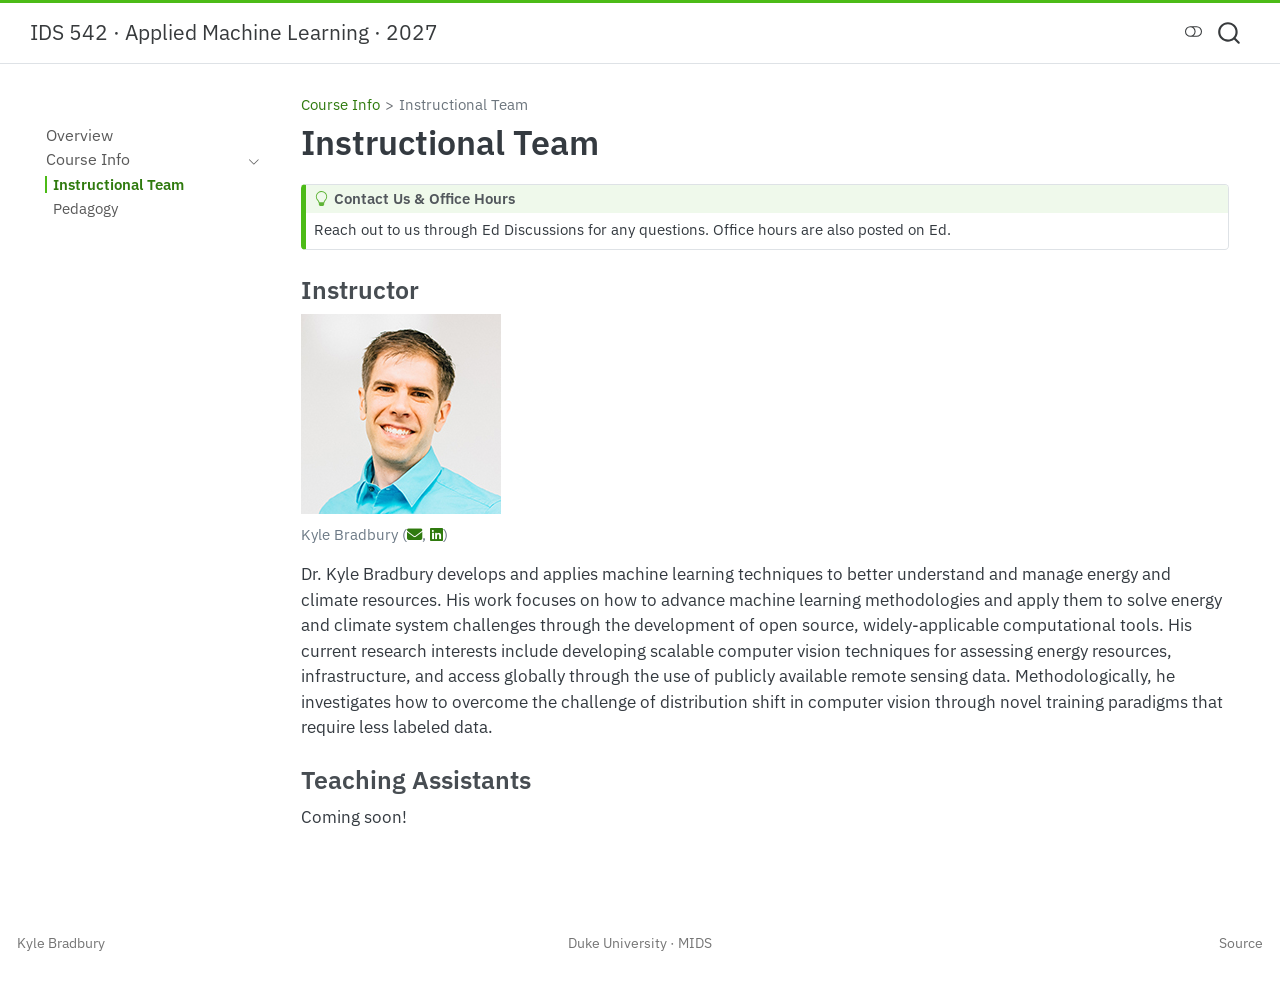
<file: docs/contacts.html>
<!DOCTYPE html>
<html xmlns="http://www.w3.org/1999/xhtml" lang="en" xml:lang="en"><head>

<meta charset="utf-8">
<meta name="generator" content="quarto-1.11.9">

<meta name="viewport" content="width=device-width, initial-scale=1.0, user-scalable=yes">


<title>Instructional Team – IDS 542: Applied Machine Learning (Spring 2027)</title>
<style>
/* Default styles provided by pandoc.
** See https://pandoc.org/MANUAL.html#variables-for-html for config info.
*/
span.smallcaps{font-variant: small-caps;}
div.columns{display: flex; gap: 1.5em;}
div.column{flex: auto;}
@media screen {
div.columns{gap: min(4vw, 1.5em);}
div.column{overflow-x: auto;}
}
div.hanging-indent{margin-left: 1.5em; text-indent: -1.5em;}
ul.task-list{list-style: none;}
ul.task-list li input[type="checkbox"] {
  width: 0.8em;
  margin: 0 0.8em 0.2em -1em; /* quarto-specific, see https://github.com/quarto-dev/quarto-cli/issues/4556 */ 
  vertical-align: middle;
}
</style>


<script src="site_libs/quarto-nav/quarto-nav.js"></script>
<script src="site_libs/quarto-nav/headroom.min.js"></script>
<script src="site_libs/clipboard/clipboard.min.js"></script>
<script src="site_libs/quarto-search/autocomplete.umd.js"></script>
<script src="site_libs/quarto-search/fuse.min.js"></script>
<script src="site_libs/quarto-search/quarto-search.js"></script>
<meta name="quarto:offset" content="./">
<link href="./img/favicon.svg" rel="icon" type="image/svg+xml">
<script src="site_libs/quarto-html/quarto.js" type="module"></script>
<script src="site_libs/quarto-html/tabsets/tabsets.js" type="module"></script>
<script src="site_libs/quarto-html/scrollable-regions/scrollable-regions.js" type="module"></script>
<script src="site_libs/quarto-html/popper.min.js"></script>
<script src="site_libs/quarto-html/tippy.umd.min.js"></script>
<script src="site_libs/quarto-html/anchor.min.js"></script>
<link href="site_libs/quarto-html/tippy.css" rel="stylesheet">
<link href="site_libs/quarto-html/quarto-syntax-highlighting-2d1c10ae43df009d8f07fbbd50031dc5.css" rel="stylesheet" class="quarto-color-scheme" id="quarto-text-highlighting-styles">
<link href="site_libs/quarto-html/quarto-syntax-highlighting-dark-c6656bb6d2a962913377e07666d17fe4.css" rel="stylesheet" class="quarto-color-scheme quarto-color-alternate" id="quarto-text-highlighting-styles">
<link href="site_libs/quarto-html/quarto-syntax-highlighting-2d1c10ae43df009d8f07fbbd50031dc5.css" rel="stylesheet" class="quarto-color-scheme-extra" id="quarto-text-highlighting-styles">
<script src="site_libs/bootstrap/bootstrap.min.js"></script>
<link href="site_libs/bootstrap/bootstrap-icons.css" rel="stylesheet">
<link href="site_libs/bootstrap/bootstrap-2b839bee051bb6f563a926f1433f3b3a.min.css" rel="stylesheet" append-hash="true" class="quarto-color-scheme" id="quarto-bootstrap" data-mode="light">
<link href="site_libs/bootstrap/bootstrap-dark-8f126874553be9512901ef049fe907e3.min.css" rel="stylesheet" append-hash="true" class="quarto-color-scheme quarto-color-alternate" id="quarto-bootstrap" data-mode="dark">
<link href="site_libs/bootstrap/bootstrap-2b839bee051bb6f563a926f1433f3b3a.min.css" rel="stylesheet" append-hash="true" class="quarto-color-scheme-extra" id="quarto-bootstrap" data-mode="light">
<link href="site_libs/quarto-contrib/fontawesome6-1.2.0/all.min.css" rel="stylesheet">
<link href="site_libs/quarto-contrib/fontawesome6-1.2.0/latex-fontsize.css" rel="stylesheet">
<script id="quarto-search-options" type="application/json">{
  "location": "navbar",
  "copy-button": false,
  "collapse-after": 3,
  "panel-placement": "end",
  "type": "overlay",
  "limit": 50,
  "keyboard-shortcut": [
    "f",
    "/",
    "s"
  ],
  "show-item-context": false,
  "language": {
    "search-no-results-text": "No results",
    "search-matching-documents-text": "matching documents",
    "search-copy-link-title": "Copy link to search",
    "search-hide-matches-text": "Hide additional matches",
    "search-more-match-text": "more match in this document",
    "search-more-matches-text": "more matches in this document",
    "search-clear-button-title": "Clear",
    "search-text-placeholder": "",
    "search-detached-cancel-button-title": "Cancel",
    "search-submit-button-title": "Submit",
    "search-label": "Search"
  }
}</script>
<script async="" src="https://www.googletagmanager.com/gtag/js?id=G-63SKKDGFHG"></script>

<script type="text/javascript">

window.dataLayer = window.dataLayer || [];
function gtag(){dataLayer.push(arguments);}
gtag('js', new Date());
gtag('config', 'G-63SKKDGFHG', { 'anonymize_ip': true});
</script>


<link rel="stylesheet" href="styles.css">
<meta property="og:title" content="Instructional Team – IDS 542: Applied Machine Learning (Spring 2027)">
<meta property="og:description" content="Course website for IDS 542, Applied Machine Learning, at Duke University (Spring 2027): a fast-paced, applied introduction to machine learning for students in any discipline.">
<meta property="og:image" content="https://kylebradbury.github.io/ids542/img/kylebradbury.jpeg">
<meta property="og:site_name" content="IDS 542: Applied Machine Learning (Spring 2027)">
<meta property="og:image:alt" content="Photo of Kyle Bradbury">
<meta property="og:image:height" content="200">
<meta property="og:image:width" content="200">
<meta name="twitter:title" content="Instructional Team – IDS 542: Applied Machine Learning (Spring 2027)">
<meta name="twitter:description" content="Course website for IDS 542, Applied Machine Learning, at Duke University (Spring 2027): a fast-paced, applied introduction to machine learning for students in any discipline.">
<meta name="twitter:image" content="https://kylebradbury.github.io/ids542/img/kylebradbury.jpeg">
<meta name="twitter:image:alt" content="Photo of Kyle Bradbury">
<meta name="twitter:card" content="summary_large_image">
</head>

<body class="nav-sidebar floating nav-fixed fullcontent quarto-light"><a id="quarto-skip-link" class="visually-hidden-focusable" href="#quarto-document-content">Skip to main content</a><script id="quarto-html-before-body" type="application/javascript">
    const toggleBodyColorMode = (bsSheetEl) => {
      const mode = bsSheetEl.getAttribute("data-mode");
      const bodyEl = window.document.querySelector("body");
      if (mode === "dark") {
        bodyEl.classList.add("quarto-dark");
        bodyEl.classList.remove("quarto-light");
      } else {
        bodyEl.classList.add("quarto-light");
        bodyEl.classList.remove("quarto-dark");
      }
    }
    const toggleBodyColorPrimary = () => {
      const bsSheetEl = window.document.querySelector("link#quarto-bootstrap:not([rel=disabled-stylesheet])");
      if (bsSheetEl) {
        toggleBodyColorMode(bsSheetEl);
      }
    }
    const setColorSchemeToggle = (alternate) => {
      const toggles = window.document.querySelectorAll('.quarto-color-scheme-toggle');
      for (let i=0; i < toggles.length; i++) {
        const toggle = toggles[i];
        if (toggle) {
          toggle.setAttribute("aria-checked", alternate ? "true" : "false");
          if (alternate) {
            toggle.classList.add("alternate");
          } else {
            toggle.classList.remove("alternate");
          }
        }
      }
    };
    const toggleColorMode = (alternate) => {
      // Switch the stylesheets
      const primaryStylesheets = window.document.querySelectorAll('link.quarto-color-scheme:not(.quarto-color-alternate)');
      const alternateStylesheets = window.document.querySelectorAll('link.quarto-color-scheme.quarto-color-alternate');
      manageTransitions('#quarto-margin-sidebar .nav-link', false);
      if (alternate) {
        // note: dark is layered on light, we don't disable primary!
        enableStylesheet(alternateStylesheets);
        for (const sheetNode of alternateStylesheets) {
          if (sheetNode.id === "quarto-bootstrap") {
            toggleBodyColorMode(sheetNode);
          }
        }
      } else {
        disableStylesheet(alternateStylesheets);
        enableStylesheet(primaryStylesheets)
        toggleBodyColorPrimary();
      }
      manageTransitions('#quarto-margin-sidebar .nav-link', true);
      // Switch the toggles
      setColorSchemeToggle(alternate)
    }
    // Hack to workaround the fact that safari doesn't
    // properly recolor the scrollbar when toggling (#1455).
    // Not run on load: stylesheets are set before first paint there, and
    // scrolling would undo the scroll to a URL fragment (#14973).
    // The one pixel nudge keeps the reader where they were.
    const refreshSafariScrollbar = () => {
      if (navigator.userAgent.indexOf('Safari') > 0 && navigator.userAgent.indexOf('Chrome') == -1) {
        manageTransitions("body", false);
        const scrollY = window.scrollY;
        window.scrollTo(0, scrollY > 0 ? scrollY - 1 : 1);
        setTimeout(() => {
          window.scrollTo(0, scrollY);
          manageTransitions("body", true);
        }, 40);
      }
    }
    const disableStylesheet = (stylesheets) => {
      for (let i=0; i < stylesheets.length; i++) {
        const stylesheet = stylesheets[i];
        stylesheet.rel = 'disabled-stylesheet';
      }
    }
    const enableStylesheet = (stylesheets) => {
      for (let i=0; i < stylesheets.length; i++) {
        const stylesheet = stylesheets[i];
        if(stylesheet.rel !== 'stylesheet') { // for Chrome, which will still FOUC without this check
          stylesheet.rel = 'stylesheet';
        }
      }
    }
    const manageTransitions = (selector, allowTransitions) => {
      const els = window.document.querySelectorAll(selector);
      for (let i=0; i < els.length; i++) {
        const el = els[i];
        if (allowTransitions) {
          el.classList.remove('notransition');
        } else {
          el.classList.add('notransition');
        }
      }
    }
    const isFileUrl = () => {
      return window.location.protocol === 'file:';
    }
    const hasAlternateSentinel = () => {
      let styleSentinel = getColorSchemeSentinel();
      if (styleSentinel !== null) {
        return styleSentinel === "alternate";
      } else {
        return false;
      }
    }
    const setStyleSentinel = (alternate) => {
      const value = alternate ? "alternate" : "default";
      if (!isFileUrl()) {
        window.localStorage.setItem("quarto-color-scheme", value);
      } else {
        localAlternateSentinel = value;
      }
    }
    const getColorSchemeSentinel = () => {
      if (!isFileUrl()) {
        const storageValue = window.localStorage.getItem("quarto-color-scheme");
        return storageValue != null ? storageValue : localAlternateSentinel;
      } else {
        return localAlternateSentinel;
      }
    }
    const toggleGiscusIfUsed = (isAlternate, darkModeDefault) => {
      const baseTheme = document.querySelector('#giscus-base-theme')?.value ?? 'light';
      const alternateTheme = document.querySelector('#giscus-alt-theme')?.value ?? 'dark';
      let newTheme = '';
      if(authorPrefersDark) {
        newTheme = isAlternate ? baseTheme : alternateTheme;
      } else {
        newTheme = isAlternate ? alternateTheme : baseTheme;
      }
      const changeGiscusTheme = () => {
        // From: https://github.com/giscus/giscus/issues/336
        const sendMessage = (message) => {
          const iframe = document.querySelector('iframe.giscus-frame');
          if (!iframe) return;
          iframe.contentWindow.postMessage({ giscus: message }, 'https://giscus.app');
        }
        sendMessage({
          setConfig: {
            theme: newTheme
          }
        });
      }
      const isGiscussLoaded = window.document.querySelector('iframe.giscus-frame') !== null;
      if (isGiscussLoaded) {
        changeGiscusTheme();
      }
    };
    const authorPrefersDark = false;
    const queryPrefersDark = window.matchMedia('(prefers-color-scheme: dark)');
    const darkModeDefault = queryPrefersDark.matches;
      document.querySelector('link#quarto-text-highlighting-styles.quarto-color-scheme-extra').rel = 'disabled-stylesheet';
      document.querySelector('link#quarto-bootstrap.quarto-color-scheme-extra').rel = 'disabled-stylesheet';
    let localAlternateSentinel = darkModeDefault ? 'alternate' : 'default';
    // Dark / light mode switch
    window.quartoToggleColorScheme = () => {
      // Read the current dark / light value
      let toAlternate = !hasAlternateSentinel();
      toggleColorMode(toAlternate);
      refreshSafariScrollbar();
      setStyleSentinel(toAlternate);
      toggleGiscusIfUsed(toAlternate, darkModeDefault);
      window.dispatchEvent(new Event('resize'));
    };
    queryPrefersDark.addEventListener("change", e => {
      if(window.localStorage.getItem("quarto-color-scheme") !== null)
        return;
      const alternate = e.matches
      toggleColorMode(alternate);
      refreshSafariScrollbar();
      localAlternateSentinel = e.matches ? 'alternate' : 'default'; // this is used alongside local storage!
      toggleGiscusIfUsed(alternate, darkModeDefault);
    });
    // Switch to dark mode if need be
    if (hasAlternateSentinel()) {
      toggleColorMode(true);
    } else {
      toggleColorMode(false);
    }
  </script>

<div id="quarto-search-results"></div>
  <header id="quarto-header" class="headroom fixed-top">
    <nav class="navbar navbar-expand-lg " data-bs-theme="dark" aria-label="Site">
      <div class="navbar-container container-fluid">
      <div class="navbar-brand-container mx-auto">
    <a class="navbar-brand" href="./index.html">
    <span class="navbar-title">IDS 542 · Applied Machine Learning · 2027</span>
    </a>
  </div>
        <div class="quarto-navbar-tools tools-end">
  <button type="button" role="switch" aria-checked="false" class="quarto-color-scheme-toggle quarto-navigation-tool  px-1" onclick="window.quartoToggleColorScheme(); return false;" title="Toggle dark mode" aria-label="Toggle dark mode"><i class="bi"></i></button>
</div>
          <div id="quarto-search" class="" title="Search"></div>
      </div> <!-- /container-fluid -->
    </nav>
  <nav class="quarto-secondary-nav" aria-label="Toolbar">
    <div class="container-fluid d-flex">
      <button type="button" class="quarto-btn-toggle btn" data-bs-toggle="collapse" role="button" data-bs-target=".quarto-sidebar-collapse-item" aria-controls="quarto-sidebar" aria-expanded="false" aria-label="Toggle sidebar navigation" onclick="if (window.quartoToggleHeadroom) { window.quartoToggleHeadroom(); }">
        <i class="bi bi-layout-text-sidebar-reverse"></i>
      </button>
        <nav class="quarto-page-breadcrumbs" aria-label="Breadcrumbs"><ol class="breadcrumb"><li class="breadcrumb-item"><a href="./contacts.html">Course Info</a></li><li class="breadcrumb-item"><a href="./contacts.html">Instructional Team</a></li></ol></nav>
        <a class="flex-grow-1" data-bs-toggle="collapse" data-bs-target=".quarto-sidebar-collapse-item" onclick="if (window.quartoToggleHeadroom) { window.quartoToggleHeadroom(); }">      
        </a>
      <button type="button" class="btn quarto-search-button" aria-label="Search" onclick="window.quartoOpenSearch();">
        <i class="bi bi-search"></i>
      </button>
    </div>
  </nav>
</header>
<!-- content -->
<div id="quarto-content" class="quarto-container page-columns page-rows-contents page-layout-article page-navbar">
<!-- sidebar -->
  <nav id="quarto-sidebar" class="sidebar collapse collapse-horizontal quarto-sidebar-collapse-item sidebar-navigation floating overflow-auto" aria-label="Section">
        <div class="mt-2 flex-shrink-0 align-items-center">
        <div class="sidebar-search">
        <div id="quarto-search" class="" title="Search"></div>
        </div>
        </div>
    <div class="sidebar-menu-container"> 
    <ul class="list-unstyled mt-1">
        <li class="sidebar-item">
  <div class="sidebar-item-container"> 
  <a href="./index.html" class="sidebar-item-text sidebar-link">
 <span class="menu-text">Overview</span></a>
  </div>
</li>
        <li class="sidebar-item sidebar-item-section">
      <div class="sidebar-item-container"> 
            <button type="button" class="sidebar-item-text sidebar-item-toggle sidebar-link text-start" data-bs-toggle="collapse" data-bs-target="#quarto-sidebar-section-1" aria-controls="quarto-sidebar-section-1" aria-expanded="true">
 <span class="menu-text" id="quarto-sidebar-section-1-label">Course Info</span><i class="bi bi-chevron-right" aria-hidden="true"></i></button>
      </div>
      <ul id="quarto-sidebar-section-1" aria-labelledby="quarto-sidebar-section-1-label" class="collapse list-unstyled sidebar-section depth1 show">  
          <li class="sidebar-item">
  <div class="sidebar-item-container"> 
  <a href="./contacts.html" class="sidebar-item-text sidebar-link active">
 <span class="menu-text">Instructional Team</span></a>
  </div>
</li>
          <li class="sidebar-item">
  <div class="sidebar-item-container"> 
  <a href="./pedagogy.html" class="sidebar-item-text sidebar-link">
 <span class="menu-text">Pedagogy</span></a>
  </div>
</li>
      </ul>
  </li>
    </ul>
    </div>
</nav>
<div id="quarto-sidebar-glass" class="quarto-sidebar-collapse-item" data-bs-toggle="collapse" data-bs-target=".quarto-sidebar-collapse-item"></div>
<!-- margin-sidebar -->
    
<!-- main -->
<main class="content" id="quarto-document-content" tabindex="-1">


<header id="title-block-header" class="quarto-title-block default"><nav class="quarto-page-breadcrumbs quarto-title-breadcrumbs d-none d-lg-block" aria-label="Breadcrumbs"><ol class="breadcrumb"><li class="breadcrumb-item"><a href="./contacts.html">Course Info</a></li><li class="breadcrumb-item"><a href="./contacts.html">Instructional Team</a></li></ol></nav>
<div class="quarto-title">
<h1 class="title">Instructional Team</h1>
</div>



<div class="quarto-title-meta">

    
  
    
  </div>
  


</header>


<div class="callout callout-style-default callout-tip callout-titled">
<div class="callout-header d-flex align-content-center">
<div class="callout-icon-container">
<i class="callout-icon"></i>
</div>
<div class="callout-title-container flex-fill">
<span class="screen-reader-only">Tip</span>Contact Us &amp; Office Hours
</div>
</div>
<div class="callout-body-container callout-body">
<p>Reach out to us through Ed Discussions for any questions. Office hours are also posted on Ed.</p>
</div>
</div>
<section id="instructor" class="level3">
<h3 class="anchored" data-anchor-id="instructor">Instructor</h3>
<div class="quarto-figure quarto-figure-left">
<figure class="figure">
<p><img src="img/kylebradbury.jpeg" class="img-fluid figure-img" alt="Photo of Kyle Bradbury"></p>
<figcaption>Kyle Bradbury (<a href="mailto:kyle.bradbury@duke.edu"><i class="fa-solid fa-envelope" title="Email" aria-label="Email Kyle Bradbury"></i></a>, <a href="https://www.linkedin.com/in/bradburykyle/"><i class="fa-brands fa-linkedin" title="LinkedIn" aria-label="Kyle Bradbury on LinkedIn"></i></a>)</figcaption>
</figure>
</div>
<p>Dr.&nbsp;Kyle Bradbury develops and applies machine learning techniques to better understand and manage energy and climate resources. His work focuses on how to advance machine learning methodologies and apply them to solve energy and climate system challenges through the development of open source, widely-applicable computational tools. His current research interests include developing scalable computer vision techniques for assessing energy resources, infrastructure, and access globally through the use of publicly available remote sensing data. Methodologically, he investigates how to overcome the challenge of distribution shift in computer vision through novel training paradigms that require less labeled data.</p>
</section>
<section id="teaching-assistants" class="level3">
<h3 class="anchored" data-anchor-id="teaching-assistants">Teaching Assistants</h3>
<p>Coming soon!</p>
<!--::: {layout-nrow=1}
![Lilah DuBoff ([](mailto:lilah.duboff@duke.edu), [](https://www.linkedin.com/in/lilah-duboff/))](img/duboff_lilah.png){fig-align="left" fig-alt="Photo of Lilah DuBoff"}

![Kayla Haeussler ([](mailto:kayla.haeussler@duke.edu), [](https://www.linkedin.com/in/kayla-haeussler))](img/haeussler_kayla.jpg){fig-align="left" fig-alt="Photo of Kayla Haeussler"}

![Paul Markakis ([](mailto:paul.markakis@duke.edu), [](https://www.linkedin.com/in/paul-j-markakis))](img/markakis_paul.jpeg){fig-align="left" fig-alt="Photo of Paul Markakis"}
::: -->


</section>

</main> <!-- /main -->
<script id="quarto-html-after-body" type="application/javascript">
  window.document.addEventListener("DOMContentLoaded", function (event) {
    // Ensure there is a toggle, if there isn't float one in the top right
    if (window.document.querySelector('.quarto-color-scheme-toggle') === null) {
      const toggle = window.document.createElement('button');
      toggle.type = "button";
      toggle.setAttribute("role", "switch");
      toggle.setAttribute("aria-checked", "false");
      toggle.classList.add('top-right');
      toggle.classList.add('quarto-color-scheme-toggle');
      toggle.setAttribute("aria-label", "Toggle dark mode");
      toggle.onclick = function() { try { window.quartoToggleColorScheme(); } catch {} return false; };
      const i = window.document.createElement("i");
      i.classList.add('bi');
      toggle.appendChild(i);
      // Put the toggle in a landmark of its own, so that landmark navigation
      // can reach it.
      //
      // The container is always a fresh direct child of body, and the toggle is
      // never moved into page furniture that the theme or the author controls.
      // The toggle is positioned against the page, so any ancestor that
      // establishes a containing block captures it: a positioned element or a
      // grid for position: absolute, and transform, filter, will-change or
      // contain for position: fixed. A direct child of body has none of these
      // to inherit, and the shift when one appears is silent and visual.
      //
      // ARIA says a document should have at most one banner, and axe reports a
      // duplicate whether or not the banners carry distinct labels. So use a
      // header when the page has no banner yet, and a named region otherwise.
      //
      // A header is a banner wherever it sits, unless it is inside sectioning
      // content, so this cannot just look at the children of body: a custom
      // page layout wraps the title block header in a plain div. An explicit
      // role="banner" always counts.
      const sectioning = 'article, aside, main, nav, section, [role="article"], [role="complementary"], [role="main"], [role="navigation"], [role="region"]';
      const hasBanner = Array.from(
        window.document.querySelectorAll('header:not([role]), [role="banner"]')
      ).some(function(el) {
        return el.hasAttribute("role") || el.closest(sectioning) === null;
      });
      const container = window.document.createElement(hasBanner ? "div" : "header");
      if (hasBanner) {
        container.setAttribute("role", "region");
        container.setAttribute("aria-label", "Toggle dark mode");
      }
      container.classList.add('quarto-color-scheme-toggle-container');
      container.appendChild(toggle);
      window.document.body.appendChild(container);
    }
    setColorSchemeToggle(hasAlternateSentinel())
    const icon = "";
    const anchorJS = new window.AnchorJS();
    anchorJS.options = {
      placement: 'right',
      icon: icon
    };
    anchorJS.add('.anchored');
    const isCodeAnnotation = (el) => {
      for (const clz of el.classList) {
        if (clz.startsWith('code-annotation-')) {                     
          return true;
        }
      }
      return false;
    }
    const onCopySuccess = function(e) {
      // button target
      const button = e.trigger;
      // don't keep focus
      button.blur();
      // flash "checked"
      button.classList.add('code-copy-button-checked');
      var currentTitle = button.getAttribute("title");
      button.setAttribute("title", "Copied!");
      let tooltip;
      if (window.bootstrap) {
        button.setAttribute("data-bs-toggle", "tooltip");
        button.setAttribute("data-bs-placement", "left");
        button.setAttribute("data-bs-title", "Copied!");
        tooltip = new bootstrap.Tooltip(button, 
          { trigger: "manual", 
            customClass: "code-copy-button-tooltip",
            offset: [0, -8]});
        tooltip.show();    
      }
      setTimeout(function() {
        if (tooltip) {
          tooltip.hide();
          button.removeAttribute("data-bs-title");
          button.removeAttribute("data-bs-toggle");
          button.removeAttribute("data-bs-placement");
        }
        button.setAttribute("title", currentTitle);
        button.classList.remove('code-copy-button-checked');
      }, 1000);
      // clear code selection
      e.clearSelection();
    }
    const getTextToCopy = function(trigger) {
      const outerScaffold = trigger.parentElement.cloneNode(true);
      const codeEl = outerScaffold.querySelector('code');
      for (const childEl of codeEl.children) {
        if (isCodeAnnotation(childEl)) {
          childEl.remove();
        }
      }
      return codeEl.innerText;
    }
    const clipboard = new window.ClipboardJS('.code-copy-button:not([data-in-quarto-modal])', {
      text: getTextToCopy
    });
    clipboard.on('success', onCopySuccess);
    if (window.document.getElementById('quarto-embedded-source-code-modal')) {
      const clipboardModal = new window.ClipboardJS('.code-copy-button[data-in-quarto-modal]', {
        text: getTextToCopy,
        container: window.document.getElementById('quarto-embedded-source-code-modal')
      });
      clipboardModal.on('success', onCopySuccess);
    }
      var localhostRegex = new RegExp(/^(?:http|https):\/\/localhost\:?[0-9]*\//);
      var mailtoRegex = new RegExp(/^mailto:/);
        var filterRegex = new RegExp("https:\/\/kylebradbury\.github\.io\/ids542\/");
      var isInternal = (href) => {
          return filterRegex.test(href) || localhostRegex.test(href) || mailtoRegex.test(href);
      }
      // Inspect non-navigation links and adorn them if external
      window.quartoDecorateExternalLinks = function (root) {
     var links = (root || window.document).querySelectorAll('a[href]:not(.nav-link):not(.navbar-brand):not(.toc-action):not(.sidebar-link):not(.sidebar-item-toggle):not(.pagination-link):not(.no-external):not([aria-hidden]):not(.dropdown-item):not(.quarto-navigation-tool):not(.about-link)');
      for (var i=0; i<links.length; i++) {
        const link = links[i];
        if (!isInternal(link.href)) {
          // undo the damage that might have been done by quarto-nav.js in the case of
          // links that we want to consider external
          if (link.dataset.originalHref !== undefined) {
            link.href = link.dataset.originalHref;
          }
          if (!link.classList.contains('no-external-icon')) {
          }
        }
      }
      };
      window.quartoDecorateExternalLinks(window.document);
    // Esc closes the popup (WCAG 1.4.13) and focus leaving both trigger and
    // popup closes it (WCAG 2.4.11); tippy handles neither for interactive popups.
    const hideOnEscAndFocusOut = {
      name: 'hideOnEscAndFocusOut',
      defaultValue: true,
      fn(instance) {
        const dismiss = () => {
          // A show scheduled by the trigger delay would otherwise reopen it
          instance.clearDelayTimeouts();
          instance.hide();
        };
        const onKeyDown = (event) => {
          if (event.key !== 'Escape') {
            return;
          }
          // Keep Esc from also reaching page handlers (e.g. reveal.js overview),
          // except an open reveal.js slide menu, which Esc should close too.
          // The menu handles keys only when its keyboard option is on.
          const menuHandlesEsc = window.Reveal?.getPlugin?.('menu')?.isOpen() &&
            window.Reveal.getConfig().menu?.keyboard !== false;
          if (!menuHandlesEsc) {
            event.stopPropagation();
          }
          if (instance.popper.contains(window.document.activeElement)) {
            // Disabled while refocusing so the focus trigger does not reopen it
            instance.disable();
            instance.reference.focus();
            instance.enable();
          }
          dismiss();
        };
        const onFocusOut = (event) => {
          const target = event.relatedTarget;
          if (target && !instance.reference.contains(target) &&
              !instance.popper.contains(target)) {
            dismiss();
          }
        };
        // On the trigger too: a click trigger (code-annotations: select) has no
        // blur handling. Attached for the instance's lifetime so leaving the
        // trigger also cancels a show still pending on the trigger delay.
        instance.reference.addEventListener('focusout', onFocusOut);
        return {
          onShow() {
            window.document.addEventListener('keydown', onKeyDown, true);
            instance.popper.addEventListener('focusout', onFocusOut);
          },
          onHide() {
            window.document.removeEventListener('keydown', onKeyDown, true);
            instance.popper.removeEventListener('focusout', onFocusOut);
          },
          onDestroy() {
            instance.reference.removeEventListener('focusout', onFocusOut);
          },
        };
      },
    };
    function tippyHover(el, contentFn, onTriggerFn, onUntriggerFn) {
      const config = {
        allowHTML: true,
        maxWidth: 500,
        delay: 100,
        arrow: false,
        appendTo: function(el) {
            return el.parentElement;
        },
        interactive: true,
        interactiveBorder: 10,
        theme: 'quarto',
        placement: 'bottom-start',
        plugins: [hideOnEscAndFocusOut],
      };
      if (contentFn) {
        config.content = contentFn;
      }
      if (onTriggerFn) {
        config.onTrigger = onTriggerFn;
      }
      if (onUntriggerFn) {
        config.onUntrigger = onUntriggerFn;
      }
      window.tippy(el, config); 
    }
    const noterefs = window.document.querySelectorAll('a[role="doc-noteref"]');
    for (var i=0; i<noterefs.length; i++) {
      const ref = noterefs[i];
      tippyHover(ref, function() {
        // use id or data attribute instead here
        let href = ref.getAttribute('data-footnote-href') || ref.getAttribute('href');
        try { href = new URL(href).hash; } catch {}
        const id = href.replace(/^#\/?/, "");
        const note = window.document.getElementById(id);
        if (note) {
          return note.innerHTML;
        } else {
          return "";
        }
      });
    }
    const xrefs = window.document.querySelectorAll('a.quarto-xref');
    const processXRef = (id, note) => {
      // Strip column container classes
      const stripColumnClz = (el) => {
        el.classList.remove("page-full", "page-columns");
        if (el.children) {
          for (const child of el.children) {
            stripColumnClz(child);
          }
        }
      }
      stripColumnClz(note)
      if (id === null || id.startsWith('sec-')) {
        // Special case sections, only their first couple elements
        const container = document.createElement("div");
        if (note.children && note.children.length > 2) {
          container.appendChild(note.children[0].cloneNode(true));
          for (let i = 1; i < note.children.length; i++) {
            const child = note.children[i];
            if (child.tagName === "P" && child.innerText === "") {
              continue;
            } else {
              container.appendChild(child.cloneNode(true));
              break;
            }
          }
          if (window.Quarto?.typesetMath) {
            window.Quarto.typesetMath(container);
          }
          return container.innerHTML
        } else {
          if (window.Quarto?.typesetMath) {
            window.Quarto.typesetMath(note);
          }
          return note.innerHTML;
        }
      } else {
        // Remove any anchor links if they are present
        const anchorLink = note.querySelector('a.anchorjs-link');
        if (anchorLink) {
          anchorLink.remove();
        }
        if (window.Quarto?.typesetMath) {
          window.Quarto.typesetMath(note);
        }
        if (note.classList.contains("callout")) {
          return note.outerHTML;
        } else {
          return note.innerHTML;
        }
      }
    }
    for (var i=0; i<xrefs.length; i++) {
      const xref = xrefs[i];
      tippyHover(xref, undefined, function(instance) {
        instance.disable();
        let url = xref.getAttribute('href');
        let hash = undefined; 
        if (url.startsWith('#')) {
          hash = url;
        } else {
          try { hash = new URL(url).hash; } catch {}
        }
        if (hash) {
          const id = hash.replace(/^#\/?/, "");
          const note = window.document.getElementById(id);
          if (note !== null) {
            try {
              const html = processXRef(id, note.cloneNode(true));
              instance.setContent(html);
            } finally {
              instance.enable();
              instance.show();
            }
          } else {
            // See if we can fetch this
            fetch(url.split('#')[0])
            .then(res => res.text())
            .then(html => {
              const parser = new DOMParser();
              const htmlDoc = parser.parseFromString(html, "text/html");
              const note = htmlDoc.getElementById(id);
              if (note !== null) {
                const html = processXRef(id, note);
                instance.setContent(html);
              } 
            }).finally(() => {
              instance.enable();
              instance.show();
            });
          }
        } else {
          // See if we can fetch a full url (with no hash to target)
          // This is a special case and we should probably do some content thinning / targeting
          fetch(url)
          .then(res => res.text())
          .then(html => {
            const parser = new DOMParser();
            const htmlDoc = parser.parseFromString(html, "text/html");
            const note = htmlDoc.querySelector('main.content');
            if (note !== null) {
              // This should only happen for chapter cross references
              // (since there is no id in the URL)
              // remove the first header
              if (note.children.length > 0 && note.children[0].tagName === "HEADER") {
                note.children[0].remove();
              }
              const html = processXRef(null, note);
              instance.setContent(html);
            } 
          }).finally(() => {
            instance.enable();
            instance.show();
          });
        }
      }, function(instance) {
      });
    }
        let selectedAnnoteEl;
        const selectorForAnnotation = ( cell, annotation) => {
          let cellAttr = 'data-code-cell="' + cell + '"';
          let lineAttr = 'data-code-annotation="' +  annotation + '"';
          const selector = 'span[' + cellAttr + '][' + lineAttr + ']';
          return selector;
        }
        const selectCodeLines = (annoteEl) => {
          const doc = window.document;
          const targetCell = annoteEl.getAttribute("data-target-cell");
          const targetAnnotation = annoteEl.getAttribute("data-target-annotation");
          const annoteSpan = window.document.querySelector(selectorForAnnotation(targetCell, targetAnnotation));
          const lines = annoteSpan.getAttribute("data-code-lines").split(",");
          const lineIds = lines.map((line) => {
            return targetCell + "-" + line;
          })
          // Each band is positioned against its own containing block, which is
          // not the offsetParent of the lines, so place it from client rects.
          const placeBand = (band, firstEl, lastEl, codeBlock) => {
            const container = band.offsetParent;
            if (container === null) {
              return;
            }
            const containerRect = container.getBoundingClientRect();
            // Reveal.js scales slides with a transform, so convert client
            // pixels back to the CSS pixels of the container.
            const scale = containerRect.height / container.offsetHeight || 1;
            const firstRect = firstEl.getBoundingClientRect();
            const lastRect = lastEl.getBoundingClientRect();
            const top = (firstRect.top - containerRect.top) / scale - container.clientTop + container.scrollTop;
            const height = (lastRect.bottom - firstRect.top) / scale;
            band.style.top = top - 2 + "px";
            band.style.height = height + 4 + "px";
            if (codeBlock) {
              // Without the copy button wrapper, the containing block is wider
              // than the code block, so span the code block explicitly.
              const blockRect = codeBlock.getBoundingClientRect();
              band.style.left = (blockRect.left - containerRect.left) / scale - container.clientLeft + container.scrollLeft + "px";
              band.style.width = blockRect.width / scale + "px";
            }
          };
          if (lineIds.length > 0) {
            const el = window.document.getElementById(lineIds[0]);
            const lastEl = window.document.getElementById(lineIds[lineIds.length - 1]);
            const parent = el.parentElement.parentElement;
            // cook up a div (if necessary) and position it
            let div = window.document.getElementById("code-annotation-line-highlight");
            if (div === null) {
              div = window.document.createElement("div");
              div.setAttribute("id", "code-annotation-line-highlight");
              div.style.position = 'absolute';
              parent.appendChild(div);
            }
            placeBand(div, el, lastEl, parent.closest("div.sourceCode") || parent);
            let gutterDiv = window.document.getElementById("code-annotation-line-highlight-gutter");
            if (gutterDiv === null) {
              gutterDiv = window.document.createElement("div");
              gutterDiv.setAttribute("id", "code-annotation-line-highlight-gutter");
              gutterDiv.style.position = 'absolute';
              const codeCell = window.document.getElementById(targetCell);
              const gutter = codeCell.querySelector('.code-annotation-gutter');
              gutter.appendChild(gutterDiv);
            }
            placeBand(gutterDiv, el, lastEl);
            selectedAnnoteEl = annoteEl;
          }
        };
        const unselectCodeLines = () => {
          const elementsIds = ["code-annotation-line-highlight", "code-annotation-line-highlight-gutter"];
          elementsIds.forEach((elId) => {
            const div = window.document.getElementById(elId);
            if (div) {
              div.remove();
            }
          });
          selectedAnnoteEl = undefined;
        };
          // Handle positioning of the toggle
      window.addEventListener(
        "resize",
        throttle(() => {
          elRect = undefined;
          if (selectedAnnoteEl) {
            selectCodeLines(selectedAnnoteEl);
          }
        }, 10)
      );
      function throttle(fn, ms) {
      let throttle = false;
      let timer;
        return (...args) => {
          if(!throttle) { // first call gets through
              fn.apply(this, args);
              throttle = true;
          } else { // all the others get throttled
              if(timer) clearTimeout(timer); // cancel #2
              timer = setTimeout(() => {
                fn.apply(this, args);
                timer = throttle = false;
              }, ms);
          }
        };
      }
        // Attach click handler to the DT
        const annoteDls = window.document.querySelectorAll('dt[data-target-cell]');
        for (const annoteDlNode of annoteDls) {
          annoteDlNode.addEventListener('click', (event) => {
            const clickedEl = event.target;
            if (clickedEl !== selectedAnnoteEl) {
              unselectCodeLines();
              const activeEl = window.document.querySelector('dt[data-target-cell].code-annotation-active');
              if (activeEl) {
                activeEl.classList.remove('code-annotation-active');
              }
              selectCodeLines(clickedEl);
              clickedEl.classList.add('code-annotation-active');
            } else {
              // Unselect the line
              unselectCodeLines();
              clickedEl.classList.remove('code-annotation-active');
            }
          });
        }
    const findCites = (el) => {
      const parentEl = el.parentElement;
      if (parentEl) {
        const cites = parentEl.dataset.cites;
        if (cites) {
          return {
            el,
            cites: cites.split(' ')
          };
        } else {
          return findCites(el.parentElement)
        }
      } else {
        return undefined;
      }
    };
    var bibliorefs = window.document.querySelectorAll('a[role="doc-biblioref"]');
    for (var i=0; i<bibliorefs.length; i++) {
      const ref = bibliorefs[i];
      const citeInfo = findCites(ref);
      if (citeInfo) {
        tippyHover(citeInfo.el, function() {
          var popup = window.document.createElement('div');
          citeInfo.cites.forEach(function(cite) {
            var citeDiv = window.document.createElement('div');
            citeDiv.classList.add('hanging-indent');
            citeDiv.classList.add('csl-entry');
            var biblioDiv = window.document.getElementById('ref-' + cite);
            if (biblioDiv) {
              citeDiv.innerHTML = biblioDiv.innerHTML;
            }
            popup.appendChild(citeDiv);
          });
          return popup.innerHTML;
        });
      }
    }
  });
  </script>
  <script type="application/javascript">
  window.quartoScrollableRegionsLabels = {"code":"Scrollable code","output":"Scrollable output"};
  </script>
</div> <!-- /content -->
<footer class="footer">
  <div class="nav-footer">
    <div class="nav-footer-left">
<p><a href="https://kylebradbury.org">Kyle Bradbury</a></p>
</div>   
    <div class="nav-footer-center">
<p><a href="https://duke.edu">Duke University</a> · <a href="https://datascience.duke.edu">MIDS</a></p>
</div>
    <div class="nav-footer-right">
<p><a href="https://github.com/kylebradbury/ids542">Source</a></p>
</div>
  </div>
</footer>




</body></html>
</file>
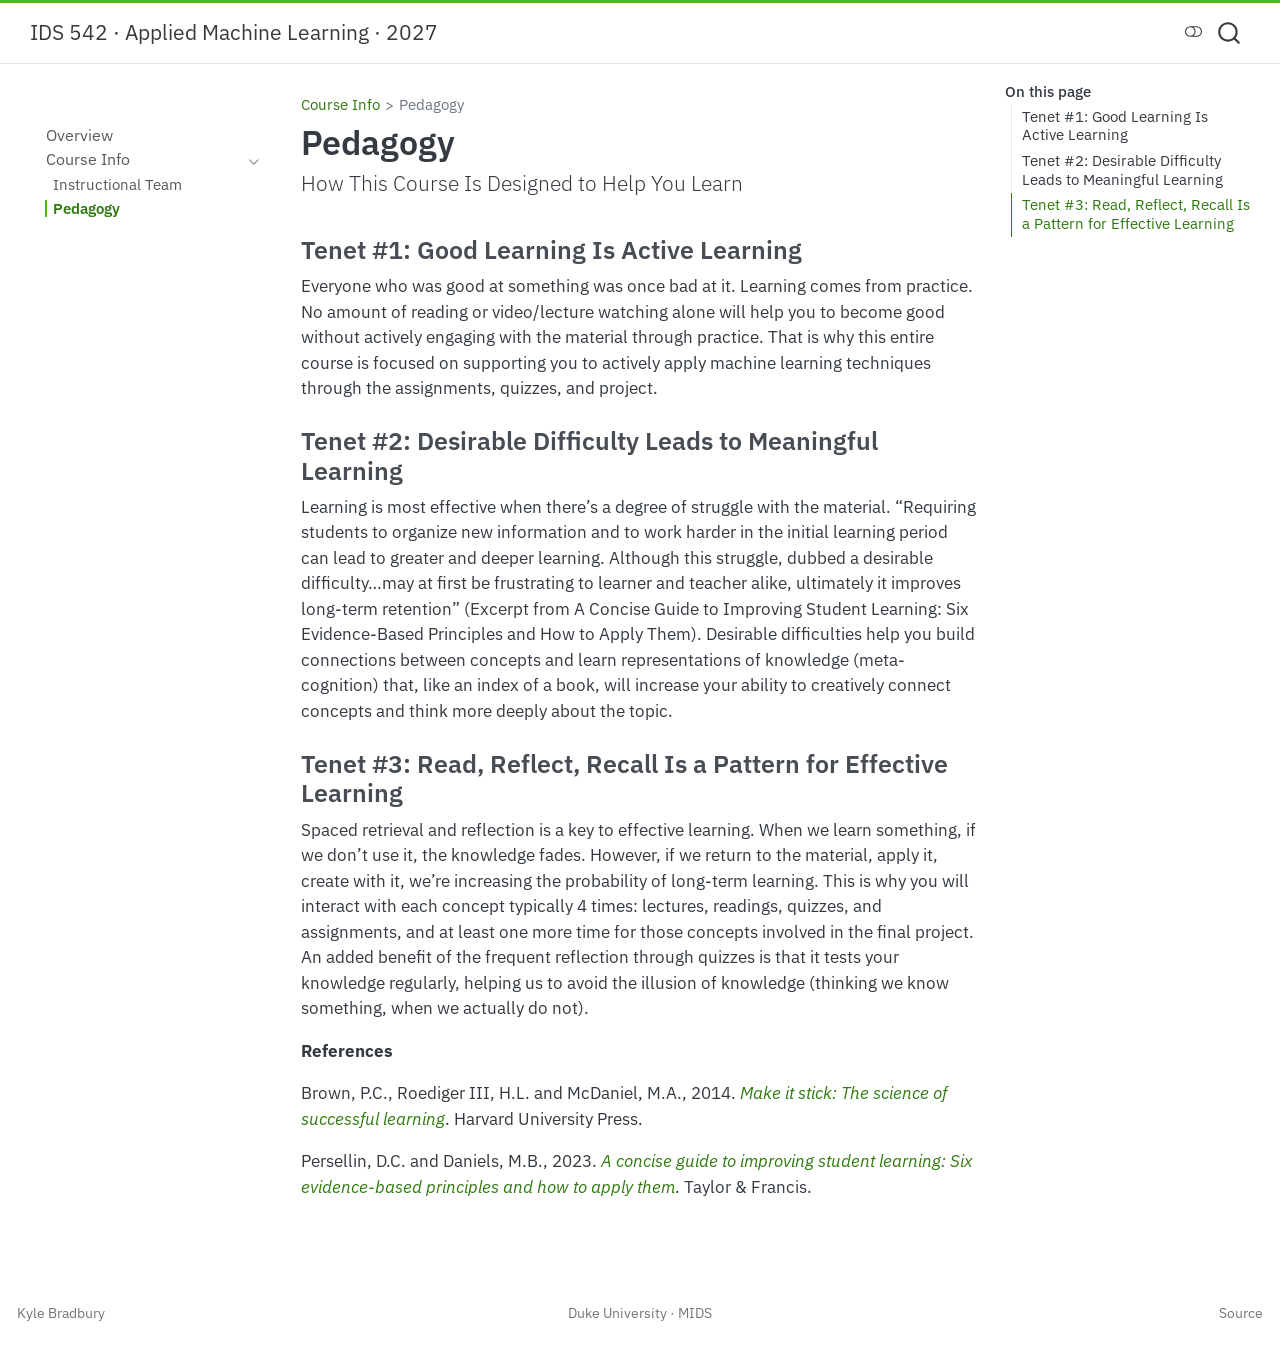
<file: docs/pedagogy.html>
<!DOCTYPE html>
<html xmlns="http://www.w3.org/1999/xhtml" lang="en" xml:lang="en"><head>

<meta charset="utf-8">
<meta name="generator" content="quarto-1.11.9">

<meta name="viewport" content="width=device-width, initial-scale=1.0, user-scalable=yes">


<title>Pedagogy – IDS 542: Applied Machine Learning (Spring 2027)</title>
<style>
/* Default styles provided by pandoc.
** See https://pandoc.org/MANUAL.html#variables-for-html for config info.
*/
span.smallcaps{font-variant: small-caps;}
div.columns{display: flex; gap: 1.5em;}
div.column{flex: auto;}
@media screen {
div.columns{gap: min(4vw, 1.5em);}
div.column{overflow-x: auto;}
}
div.hanging-indent{margin-left: 1.5em; text-indent: -1.5em;}
ul.task-list{list-style: none;}
ul.task-list li input[type="checkbox"] {
  width: 0.8em;
  margin: 0 0.8em 0.2em -1em; /* quarto-specific, see https://github.com/quarto-dev/quarto-cli/issues/4556 */ 
  vertical-align: middle;
}
</style>


<script src="site_libs/quarto-nav/quarto-nav.js"></script>
<script src="site_libs/quarto-nav/headroom.min.js"></script>
<script src="site_libs/clipboard/clipboard.min.js"></script>
<script src="site_libs/quarto-search/autocomplete.umd.js"></script>
<script src="site_libs/quarto-search/fuse.min.js"></script>
<script src="site_libs/quarto-search/quarto-search.js"></script>
<meta name="quarto:offset" content="./">
<link href="./img/favicon.svg" rel="icon" type="image/svg+xml">
<script src="site_libs/quarto-html/quarto.js" type="module"></script>
<script src="site_libs/quarto-html/tabsets/tabsets.js" type="module"></script>
<script src="site_libs/quarto-html/scrollable-regions/scrollable-regions.js" type="module"></script>
<script src="site_libs/quarto-html/popper.min.js"></script>
<script src="site_libs/quarto-html/tippy.umd.min.js"></script>
<script src="site_libs/quarto-html/anchor.min.js"></script>
<link href="site_libs/quarto-html/tippy.css" rel="stylesheet">
<link href="site_libs/quarto-html/quarto-syntax-highlighting-2d1c10ae43df009d8f07fbbd50031dc5.css" rel="stylesheet" class="quarto-color-scheme" id="quarto-text-highlighting-styles">
<link href="site_libs/quarto-html/quarto-syntax-highlighting-dark-c6656bb6d2a962913377e07666d17fe4.css" rel="stylesheet" class="quarto-color-scheme quarto-color-alternate" id="quarto-text-highlighting-styles">
<link href="site_libs/quarto-html/quarto-syntax-highlighting-2d1c10ae43df009d8f07fbbd50031dc5.css" rel="stylesheet" class="quarto-color-scheme-extra" id="quarto-text-highlighting-styles">
<script src="site_libs/bootstrap/bootstrap.min.js"></script>
<link href="site_libs/bootstrap/bootstrap-icons.css" rel="stylesheet">
<link href="site_libs/bootstrap/bootstrap-2b839bee051bb6f563a926f1433f3b3a.min.css" rel="stylesheet" append-hash="true" class="quarto-color-scheme" id="quarto-bootstrap" data-mode="light">
<link href="site_libs/bootstrap/bootstrap-dark-8f126874553be9512901ef049fe907e3.min.css" rel="stylesheet" append-hash="true" class="quarto-color-scheme quarto-color-alternate" id="quarto-bootstrap" data-mode="dark">
<link href="site_libs/bootstrap/bootstrap-2b839bee051bb6f563a926f1433f3b3a.min.css" rel="stylesheet" append-hash="true" class="quarto-color-scheme-extra" id="quarto-bootstrap" data-mode="light">
<script id="quarto-search-options" type="application/json">{
  "location": "navbar",
  "copy-button": false,
  "collapse-after": 3,
  "panel-placement": "end",
  "type": "overlay",
  "limit": 50,
  "keyboard-shortcut": [
    "f",
    "/",
    "s"
  ],
  "show-item-context": false,
  "language": {
    "search-no-results-text": "No results",
    "search-matching-documents-text": "matching documents",
    "search-copy-link-title": "Copy link to search",
    "search-hide-matches-text": "Hide additional matches",
    "search-more-match-text": "more match in this document",
    "search-more-matches-text": "more matches in this document",
    "search-clear-button-title": "Clear",
    "search-text-placeholder": "",
    "search-detached-cancel-button-title": "Cancel",
    "search-submit-button-title": "Submit",
    "search-label": "Search"
  }
}</script>
<script async="" src="https://www.googletagmanager.com/gtag/js?id=G-63SKKDGFHG"></script>

<script type="text/javascript">

window.dataLayer = window.dataLayer || [];
function gtag(){dataLayer.push(arguments);}
gtag('js', new Date());
gtag('config', 'G-63SKKDGFHG', { 'anonymize_ip': true});
</script>


<link rel="stylesheet" href="styles.css">
<meta property="og:title" content="Pedagogy – IDS 542: Applied Machine Learning (Spring 2027)">
<meta property="og:description" content="How This Course Is Designed to Help You Learn">
<meta property="og:image" content="https://kylebradbury.github.io/ids542/img/decision-boundaries.png">
<meta property="og:site_name" content="IDS 542: Applied Machine Learning (Spring 2027)">
<meta property="og:image:height" content="753">
<meta property="og:image:width" content="2324">
<meta name="twitter:title" content="Pedagogy – IDS 542: Applied Machine Learning (Spring 2027)">
<meta name="twitter:description" content="How This Course Is Designed to Help You Learn">
<meta name="twitter:image" content="https://kylebradbury.github.io/ids542/img/decision-boundaries.png">
<meta name="twitter:card" content="summary_large_image">
</head>

<body class="nav-sidebar floating nav-fixed quarto-light"><a id="quarto-skip-link" class="visually-hidden-focusable" href="#quarto-document-content">Skip to main content</a><script id="quarto-html-before-body" type="application/javascript">
    const toggleBodyColorMode = (bsSheetEl) => {
      const mode = bsSheetEl.getAttribute("data-mode");
      const bodyEl = window.document.querySelector("body");
      if (mode === "dark") {
        bodyEl.classList.add("quarto-dark");
        bodyEl.classList.remove("quarto-light");
      } else {
        bodyEl.classList.add("quarto-light");
        bodyEl.classList.remove("quarto-dark");
      }
    }
    const toggleBodyColorPrimary = () => {
      const bsSheetEl = window.document.querySelector("link#quarto-bootstrap:not([rel=disabled-stylesheet])");
      if (bsSheetEl) {
        toggleBodyColorMode(bsSheetEl);
      }
    }
    const setColorSchemeToggle = (alternate) => {
      const toggles = window.document.querySelectorAll('.quarto-color-scheme-toggle');
      for (let i=0; i < toggles.length; i++) {
        const toggle = toggles[i];
        if (toggle) {
          toggle.setAttribute("aria-checked", alternate ? "true" : "false");
          if (alternate) {
            toggle.classList.add("alternate");
          } else {
            toggle.classList.remove("alternate");
          }
        }
      }
    };
    const toggleColorMode = (alternate) => {
      // Switch the stylesheets
      const primaryStylesheets = window.document.querySelectorAll('link.quarto-color-scheme:not(.quarto-color-alternate)');
      const alternateStylesheets = window.document.querySelectorAll('link.quarto-color-scheme.quarto-color-alternate');
      manageTransitions('#quarto-margin-sidebar .nav-link', false);
      if (alternate) {
        // note: dark is layered on light, we don't disable primary!
        enableStylesheet(alternateStylesheets);
        for (const sheetNode of alternateStylesheets) {
          if (sheetNode.id === "quarto-bootstrap") {
            toggleBodyColorMode(sheetNode);
          }
        }
      } else {
        disableStylesheet(alternateStylesheets);
        enableStylesheet(primaryStylesheets)
        toggleBodyColorPrimary();
      }
      manageTransitions('#quarto-margin-sidebar .nav-link', true);
      // Switch the toggles
      setColorSchemeToggle(alternate)
    }
    // Hack to workaround the fact that safari doesn't
    // properly recolor the scrollbar when toggling (#1455).
    // Not run on load: stylesheets are set before first paint there, and
    // scrolling would undo the scroll to a URL fragment (#14973).
    // The one pixel nudge keeps the reader where they were.
    const refreshSafariScrollbar = () => {
      if (navigator.userAgent.indexOf('Safari') > 0 && navigator.userAgent.indexOf('Chrome') == -1) {
        manageTransitions("body", false);
        const scrollY = window.scrollY;
        window.scrollTo(0, scrollY > 0 ? scrollY - 1 : 1);
        setTimeout(() => {
          window.scrollTo(0, scrollY);
          manageTransitions("body", true);
        }, 40);
      }
    }
    const disableStylesheet = (stylesheets) => {
      for (let i=0; i < stylesheets.length; i++) {
        const stylesheet = stylesheets[i];
        stylesheet.rel = 'disabled-stylesheet';
      }
    }
    const enableStylesheet = (stylesheets) => {
      for (let i=0; i < stylesheets.length; i++) {
        const stylesheet = stylesheets[i];
        if(stylesheet.rel !== 'stylesheet') { // for Chrome, which will still FOUC without this check
          stylesheet.rel = 'stylesheet';
        }
      }
    }
    const manageTransitions = (selector, allowTransitions) => {
      const els = window.document.querySelectorAll(selector);
      for (let i=0; i < els.length; i++) {
        const el = els[i];
        if (allowTransitions) {
          el.classList.remove('notransition');
        } else {
          el.classList.add('notransition');
        }
      }
    }
    const isFileUrl = () => {
      return window.location.protocol === 'file:';
    }
    const hasAlternateSentinel = () => {
      let styleSentinel = getColorSchemeSentinel();
      if (styleSentinel !== null) {
        return styleSentinel === "alternate";
      } else {
        return false;
      }
    }
    const setStyleSentinel = (alternate) => {
      const value = alternate ? "alternate" : "default";
      if (!isFileUrl()) {
        window.localStorage.setItem("quarto-color-scheme", value);
      } else {
        localAlternateSentinel = value;
      }
    }
    const getColorSchemeSentinel = () => {
      if (!isFileUrl()) {
        const storageValue = window.localStorage.getItem("quarto-color-scheme");
        return storageValue != null ? storageValue : localAlternateSentinel;
      } else {
        return localAlternateSentinel;
      }
    }
    const toggleGiscusIfUsed = (isAlternate, darkModeDefault) => {
      const baseTheme = document.querySelector('#giscus-base-theme')?.value ?? 'light';
      const alternateTheme = document.querySelector('#giscus-alt-theme')?.value ?? 'dark';
      let newTheme = '';
      if(authorPrefersDark) {
        newTheme = isAlternate ? baseTheme : alternateTheme;
      } else {
        newTheme = isAlternate ? alternateTheme : baseTheme;
      }
      const changeGiscusTheme = () => {
        // From: https://github.com/giscus/giscus/issues/336
        const sendMessage = (message) => {
          const iframe = document.querySelector('iframe.giscus-frame');
          if (!iframe) return;
          iframe.contentWindow.postMessage({ giscus: message }, 'https://giscus.app');
        }
        sendMessage({
          setConfig: {
            theme: newTheme
          }
        });
      }
      const isGiscussLoaded = window.document.querySelector('iframe.giscus-frame') !== null;
      if (isGiscussLoaded) {
        changeGiscusTheme();
      }
    };
    const authorPrefersDark = false;
    const queryPrefersDark = window.matchMedia('(prefers-color-scheme: dark)');
    const darkModeDefault = queryPrefersDark.matches;
      document.querySelector('link#quarto-text-highlighting-styles.quarto-color-scheme-extra').rel = 'disabled-stylesheet';
      document.querySelector('link#quarto-bootstrap.quarto-color-scheme-extra').rel = 'disabled-stylesheet';
    let localAlternateSentinel = darkModeDefault ? 'alternate' : 'default';
    // Dark / light mode switch
    window.quartoToggleColorScheme = () => {
      // Read the current dark / light value
      let toAlternate = !hasAlternateSentinel();
      toggleColorMode(toAlternate);
      refreshSafariScrollbar();
      setStyleSentinel(toAlternate);
      toggleGiscusIfUsed(toAlternate, darkModeDefault);
      window.dispatchEvent(new Event('resize'));
    };
    queryPrefersDark.addEventListener("change", e => {
      if(window.localStorage.getItem("quarto-color-scheme") !== null)
        return;
      const alternate = e.matches
      toggleColorMode(alternate);
      refreshSafariScrollbar();
      localAlternateSentinel = e.matches ? 'alternate' : 'default'; // this is used alongside local storage!
      toggleGiscusIfUsed(alternate, darkModeDefault);
    });
    // Switch to dark mode if need be
    if (hasAlternateSentinel()) {
      toggleColorMode(true);
    } else {
      toggleColorMode(false);
    }
  </script>

<div id="quarto-search-results"></div>
  <header id="quarto-header" class="headroom fixed-top">
    <nav class="navbar navbar-expand-lg " data-bs-theme="dark" aria-label="Site">
      <div class="navbar-container container-fluid">
      <div class="navbar-brand-container mx-auto">
    <a class="navbar-brand" href="./index.html">
    <span class="navbar-title">IDS 542 · Applied Machine Learning · 2027</span>
    </a>
  </div>
        <div class="quarto-navbar-tools tools-end">
  <button type="button" role="switch" aria-checked="false" class="quarto-color-scheme-toggle quarto-navigation-tool  px-1" onclick="window.quartoToggleColorScheme(); return false;" title="Toggle dark mode" aria-label="Toggle dark mode"><i class="bi"></i></button>
</div>
          <div id="quarto-search" class="" title="Search"></div>
      </div> <!-- /container-fluid -->
    </nav>
  <nav class="quarto-secondary-nav" aria-label="Toolbar">
    <div class="container-fluid d-flex">
      <button type="button" class="quarto-btn-toggle btn" data-bs-toggle="collapse" role="button" data-bs-target=".quarto-sidebar-collapse-item" aria-controls="quarto-sidebar" aria-expanded="false" aria-label="Toggle sidebar navigation" onclick="if (window.quartoToggleHeadroom) { window.quartoToggleHeadroom(); }">
        <i class="bi bi-layout-text-sidebar-reverse"></i>
      </button>
        <nav class="quarto-page-breadcrumbs" aria-label="Breadcrumbs"><ol class="breadcrumb"><li class="breadcrumb-item"><a href="./contacts.html">Course Info</a></li><li class="breadcrumb-item"><a href="./pedagogy.html">Pedagogy</a></li></ol></nav>
        <a class="flex-grow-1" data-bs-toggle="collapse" data-bs-target=".quarto-sidebar-collapse-item" onclick="if (window.quartoToggleHeadroom) { window.quartoToggleHeadroom(); }">      
        </a>
      <button type="button" class="btn quarto-search-button" aria-label="Search" onclick="window.quartoOpenSearch();">
        <i class="bi bi-search"></i>
      </button>
    </div>
  </nav>
</header>
<!-- content -->
<div id="quarto-content" class="quarto-container page-columns page-rows-contents page-layout-article page-navbar">
<!-- sidebar -->
  <nav id="quarto-sidebar" class="sidebar collapse collapse-horizontal quarto-sidebar-collapse-item sidebar-navigation floating overflow-auto" aria-label="Section">
        <div class="mt-2 flex-shrink-0 align-items-center">
        <div class="sidebar-search">
        <div id="quarto-search" class="" title="Search"></div>
        </div>
        </div>
    <div class="sidebar-menu-container"> 
    <ul class="list-unstyled mt-1">
        <li class="sidebar-item">
  <div class="sidebar-item-container"> 
  <a href="./index.html" class="sidebar-item-text sidebar-link">
 <span class="menu-text">Overview</span></a>
  </div>
</li>
        <li class="sidebar-item sidebar-item-section">
      <div class="sidebar-item-container"> 
            <button type="button" class="sidebar-item-text sidebar-item-toggle sidebar-link text-start" data-bs-toggle="collapse" data-bs-target="#quarto-sidebar-section-1" aria-controls="quarto-sidebar-section-1" aria-expanded="true">
 <span class="menu-text" id="quarto-sidebar-section-1-label">Course Info</span><i class="bi bi-chevron-right" aria-hidden="true"></i></button>
      </div>
      <ul id="quarto-sidebar-section-1" aria-labelledby="quarto-sidebar-section-1-label" class="collapse list-unstyled sidebar-section depth1 show">  
          <li class="sidebar-item">
  <div class="sidebar-item-container"> 
  <a href="./contacts.html" class="sidebar-item-text sidebar-link">
 <span class="menu-text">Instructional Team</span></a>
  </div>
</li>
          <li class="sidebar-item">
  <div class="sidebar-item-container"> 
  <a href="./pedagogy.html" class="sidebar-item-text sidebar-link active">
 <span class="menu-text">Pedagogy</span></a>
  </div>
</li>
      </ul>
  </li>
    </ul>
    </div>
</nav>
<div id="quarto-sidebar-glass" class="quarto-sidebar-collapse-item" data-bs-toggle="collapse" data-bs-target=".quarto-sidebar-collapse-item"></div>
<!-- margin-sidebar -->
    <div id="quarto-margin-sidebar" class="sidebar margin-sidebar">
        <nav id="TOC" role="doc-toc" aria-labelledby="toc-title" class="toc-active" data-toc-expanded="2">
    <h2 id="toc-title">On this page</h2>
   
  <ul>
  <li><a href="#tenet-1-good-learning-is-active-learning" id="toc-tenet-1-good-learning-is-active-learning" class="nav-link active" data-scroll-target="#tenet-1-good-learning-is-active-learning">Tenet #1: Good Learning Is Active Learning</a></li>
  <li><a href="#tenet-2-desirable-difficulty-leads-to-meaningful-learning" id="toc-tenet-2-desirable-difficulty-leads-to-meaningful-learning" class="nav-link" data-scroll-target="#tenet-2-desirable-difficulty-leads-to-meaningful-learning">Tenet #2: Desirable Difficulty Leads to Meaningful Learning</a></li>
  <li><a href="#tenet-3-read-reflect-recall-is-a-pattern-for-effective-learning" id="toc-tenet-3-read-reflect-recall-is-a-pattern-for-effective-learning" class="nav-link" data-scroll-target="#tenet-3-read-reflect-recall-is-a-pattern-for-effective-learning">Tenet #3: Read, Reflect, Recall Is a Pattern for Effective Learning</a></li>
  </ul>
</nav>
    </div>
<!-- main -->
<main class="content" id="quarto-document-content" tabindex="-1">


<header id="title-block-header" class="quarto-title-block default"><nav class="quarto-page-breadcrumbs quarto-title-breadcrumbs d-none d-lg-block" aria-label="Breadcrumbs"><ol class="breadcrumb"><li class="breadcrumb-item"><a href="./contacts.html">Course Info</a></li><li class="breadcrumb-item"><a href="./pedagogy.html">Pedagogy</a></li></ol></nav>
<div class="quarto-title">
<h1 class="title">Pedagogy</h1>
<p class="subtitle lead">How This Course Is Designed to Help You Learn</p>
</div>



<div class="quarto-title-meta">

    
  
    
  </div>
  


</header>


<section id="tenet-1-good-learning-is-active-learning" class="level3">
<h3 class="anchored" data-anchor-id="tenet-1-good-learning-is-active-learning">Tenet #1: Good Learning Is Active Learning</h3>
<p>Everyone who was good at something was once bad at it. Learning comes from practice. No amount of reading or video/lecture watching alone will help you to become good without actively engaging with the material through practice. That is why this entire course is focused on supporting you to actively apply machine learning techniques through the assignments, quizzes, and project.</p>
</section>
<section id="tenet-2-desirable-difficulty-leads-to-meaningful-learning" class="level3">
<h3 class="anchored" data-anchor-id="tenet-2-desirable-difficulty-leads-to-meaningful-learning">Tenet #2: Desirable Difficulty Leads to Meaningful Learning</h3>
<p>Learning is most effective when there’s a degree of struggle with the material. “Requiring students to organize new information and to work harder in the initial learning period can lead to greater and deeper learning. Although this struggle, dubbed a desirable difficulty…may at first be frustrating to learner and teacher alike, ultimately it improves long-term retention” (Excerpt from A Concise Guide to Improving Student Learning: Six Evidence-Based Principles and How to Apply Them). Desirable difficulties help you build connections between concepts and learn representations of knowledge (meta-cognition) that, like an index of a book, will increase your ability to creatively connect concepts and think more deeply about the topic.</p>
</section>
<section id="tenet-3-read-reflect-recall-is-a-pattern-for-effective-learning" class="level3">
<h3 class="anchored" data-anchor-id="tenet-3-read-reflect-recall-is-a-pattern-for-effective-learning">Tenet #3: Read, Reflect, Recall Is a Pattern for Effective Learning</h3>
<p>Spaced retrieval and reflection is a key to effective learning. When we learn something, if we don’t use it, the knowledge fades. However, if we return to the material, apply it, create with it, we’re increasing the probability of long-term learning. This is why you will interact with each concept typically 4 times: lectures, readings, quizzes, and assignments, and at least one more time for those concepts involved in the final project. An added benefit of the frequent reflection through quizzes is that it tests your knowledge regularly, helping us to avoid the illusion of knowledge (thinking we know something, when we actually do not).</p>
<p><strong>References</strong></p>
<p>Brown, P.C., Roediger III, H.L. and McDaniel, M.A., 2014. <em><a href="https://www.retrievalpractice.org/make-it-stick">Make it stick: The science of successful learning</a></em>. Harvard University Press.</p>
<p>Persellin, D.C. and Daniels, M.B., 2023. <em><a href="https://www.taylorfrancis.com/books/mono/10.4324/9781003442714/concise-guide-improving-student-learning-michael-reder-mary-blythe-daniels-diane-cummings-persellin">A concise guide to improving student learning: Six evidence-based principles and how to apply them</a></em>. Taylor &amp; Francis.</p>


</section>

</main> <!-- /main -->
<script id="quarto-html-after-body" type="application/javascript">
  window.document.addEventListener("DOMContentLoaded", function (event) {
    // Ensure there is a toggle, if there isn't float one in the top right
    if (window.document.querySelector('.quarto-color-scheme-toggle') === null) {
      const toggle = window.document.createElement('button');
      toggle.type = "button";
      toggle.setAttribute("role", "switch");
      toggle.setAttribute("aria-checked", "false");
      toggle.classList.add('top-right');
      toggle.classList.add('quarto-color-scheme-toggle');
      toggle.setAttribute("aria-label", "Toggle dark mode");
      toggle.onclick = function() { try { window.quartoToggleColorScheme(); } catch {} return false; };
      const i = window.document.createElement("i");
      i.classList.add('bi');
      toggle.appendChild(i);
      // Put the toggle in a landmark of its own, so that landmark navigation
      // can reach it.
      //
      // The container is always a fresh direct child of body, and the toggle is
      // never moved into page furniture that the theme or the author controls.
      // The toggle is positioned against the page, so any ancestor that
      // establishes a containing block captures it: a positioned element or a
      // grid for position: absolute, and transform, filter, will-change or
      // contain for position: fixed. A direct child of body has none of these
      // to inherit, and the shift when one appears is silent and visual.
      //
      // ARIA says a document should have at most one banner, and axe reports a
      // duplicate whether or not the banners carry distinct labels. So use a
      // header when the page has no banner yet, and a named region otherwise.
      //
      // A header is a banner wherever it sits, unless it is inside sectioning
      // content, so this cannot just look at the children of body: a custom
      // page layout wraps the title block header in a plain div. An explicit
      // role="banner" always counts.
      const sectioning = 'article, aside, main, nav, section, [role="article"], [role="complementary"], [role="main"], [role="navigation"], [role="region"]';
      const hasBanner = Array.from(
        window.document.querySelectorAll('header:not([role]), [role="banner"]')
      ).some(function(el) {
        return el.hasAttribute("role") || el.closest(sectioning) === null;
      });
      const container = window.document.createElement(hasBanner ? "div" : "header");
      if (hasBanner) {
        container.setAttribute("role", "region");
        container.setAttribute("aria-label", "Toggle dark mode");
      }
      container.classList.add('quarto-color-scheme-toggle-container');
      container.appendChild(toggle);
      window.document.body.appendChild(container);
    }
    setColorSchemeToggle(hasAlternateSentinel())
    const icon = "";
    const anchorJS = new window.AnchorJS();
    anchorJS.options = {
      placement: 'right',
      icon: icon
    };
    anchorJS.add('.anchored');
    const isCodeAnnotation = (el) => {
      for (const clz of el.classList) {
        if (clz.startsWith('code-annotation-')) {                     
          return true;
        }
      }
      return false;
    }
    const onCopySuccess = function(e) {
      // button target
      const button = e.trigger;
      // don't keep focus
      button.blur();
      // flash "checked"
      button.classList.add('code-copy-button-checked');
      var currentTitle = button.getAttribute("title");
      button.setAttribute("title", "Copied!");
      let tooltip;
      if (window.bootstrap) {
        button.setAttribute("data-bs-toggle", "tooltip");
        button.setAttribute("data-bs-placement", "left");
        button.setAttribute("data-bs-title", "Copied!");
        tooltip = new bootstrap.Tooltip(button, 
          { trigger: "manual", 
            customClass: "code-copy-button-tooltip",
            offset: [0, -8]});
        tooltip.show();    
      }
      setTimeout(function() {
        if (tooltip) {
          tooltip.hide();
          button.removeAttribute("data-bs-title");
          button.removeAttribute("data-bs-toggle");
          button.removeAttribute("data-bs-placement");
        }
        button.setAttribute("title", currentTitle);
        button.classList.remove('code-copy-button-checked');
      }, 1000);
      // clear code selection
      e.clearSelection();
    }
    const getTextToCopy = function(trigger) {
      const outerScaffold = trigger.parentElement.cloneNode(true);
      const codeEl = outerScaffold.querySelector('code');
      for (const childEl of codeEl.children) {
        if (isCodeAnnotation(childEl)) {
          childEl.remove();
        }
      }
      return codeEl.innerText;
    }
    const clipboard = new window.ClipboardJS('.code-copy-button:not([data-in-quarto-modal])', {
      text: getTextToCopy
    });
    clipboard.on('success', onCopySuccess);
    if (window.document.getElementById('quarto-embedded-source-code-modal')) {
      const clipboardModal = new window.ClipboardJS('.code-copy-button[data-in-quarto-modal]', {
        text: getTextToCopy,
        container: window.document.getElementById('quarto-embedded-source-code-modal')
      });
      clipboardModal.on('success', onCopySuccess);
    }
      var localhostRegex = new RegExp(/^(?:http|https):\/\/localhost\:?[0-9]*\//);
      var mailtoRegex = new RegExp(/^mailto:/);
        var filterRegex = new RegExp("https:\/\/kylebradbury\.github\.io\/ids542\/");
      var isInternal = (href) => {
          return filterRegex.test(href) || localhostRegex.test(href) || mailtoRegex.test(href);
      }
      // Inspect non-navigation links and adorn them if external
      window.quartoDecorateExternalLinks = function (root) {
     var links = (root || window.document).querySelectorAll('a[href]:not(.nav-link):not(.navbar-brand):not(.toc-action):not(.sidebar-link):not(.sidebar-item-toggle):not(.pagination-link):not(.no-external):not([aria-hidden]):not(.dropdown-item):not(.quarto-navigation-tool):not(.about-link)');
      for (var i=0; i<links.length; i++) {
        const link = links[i];
        if (!isInternal(link.href)) {
          // undo the damage that might have been done by quarto-nav.js in the case of
          // links that we want to consider external
          if (link.dataset.originalHref !== undefined) {
            link.href = link.dataset.originalHref;
          }
          if (!link.classList.contains('no-external-icon')) {
          }
        }
      }
      };
      window.quartoDecorateExternalLinks(window.document);
    // Esc closes the popup (WCAG 1.4.13) and focus leaving both trigger and
    // popup closes it (WCAG 2.4.11); tippy handles neither for interactive popups.
    const hideOnEscAndFocusOut = {
      name: 'hideOnEscAndFocusOut',
      defaultValue: true,
      fn(instance) {
        const dismiss = () => {
          // A show scheduled by the trigger delay would otherwise reopen it
          instance.clearDelayTimeouts();
          instance.hide();
        };
        const onKeyDown = (event) => {
          if (event.key !== 'Escape') {
            return;
          }
          // Keep Esc from also reaching page handlers (e.g. reveal.js overview),
          // except an open reveal.js slide menu, which Esc should close too.
          // The menu handles keys only when its keyboard option is on.
          const menuHandlesEsc = window.Reveal?.getPlugin?.('menu')?.isOpen() &&
            window.Reveal.getConfig().menu?.keyboard !== false;
          if (!menuHandlesEsc) {
            event.stopPropagation();
          }
          if (instance.popper.contains(window.document.activeElement)) {
            // Disabled while refocusing so the focus trigger does not reopen it
            instance.disable();
            instance.reference.focus();
            instance.enable();
          }
          dismiss();
        };
        const onFocusOut = (event) => {
          const target = event.relatedTarget;
          if (target && !instance.reference.contains(target) &&
              !instance.popper.contains(target)) {
            dismiss();
          }
        };
        // On the trigger too: a click trigger (code-annotations: select) has no
        // blur handling. Attached for the instance's lifetime so leaving the
        // trigger also cancels a show still pending on the trigger delay.
        instance.reference.addEventListener('focusout', onFocusOut);
        return {
          onShow() {
            window.document.addEventListener('keydown', onKeyDown, true);
            instance.popper.addEventListener('focusout', onFocusOut);
          },
          onHide() {
            window.document.removeEventListener('keydown', onKeyDown, true);
            instance.popper.removeEventListener('focusout', onFocusOut);
          },
          onDestroy() {
            instance.reference.removeEventListener('focusout', onFocusOut);
          },
        };
      },
    };
    function tippyHover(el, contentFn, onTriggerFn, onUntriggerFn) {
      const config = {
        allowHTML: true,
        maxWidth: 500,
        delay: 100,
        arrow: false,
        appendTo: function(el) {
            return el.parentElement;
        },
        interactive: true,
        interactiveBorder: 10,
        theme: 'quarto',
        placement: 'bottom-start',
        plugins: [hideOnEscAndFocusOut],
      };
      if (contentFn) {
        config.content = contentFn;
      }
      if (onTriggerFn) {
        config.onTrigger = onTriggerFn;
      }
      if (onUntriggerFn) {
        config.onUntrigger = onUntriggerFn;
      }
      window.tippy(el, config); 
    }
    const noterefs = window.document.querySelectorAll('a[role="doc-noteref"]');
    for (var i=0; i<noterefs.length; i++) {
      const ref = noterefs[i];
      tippyHover(ref, function() {
        // use id or data attribute instead here
        let href = ref.getAttribute('data-footnote-href') || ref.getAttribute('href');
        try { href = new URL(href).hash; } catch {}
        const id = href.replace(/^#\/?/, "");
        const note = window.document.getElementById(id);
        if (note) {
          return note.innerHTML;
        } else {
          return "";
        }
      });
    }
    const xrefs = window.document.querySelectorAll('a.quarto-xref');
    const processXRef = (id, note) => {
      // Strip column container classes
      const stripColumnClz = (el) => {
        el.classList.remove("page-full", "page-columns");
        if (el.children) {
          for (const child of el.children) {
            stripColumnClz(child);
          }
        }
      }
      stripColumnClz(note)
      if (id === null || id.startsWith('sec-')) {
        // Special case sections, only their first couple elements
        const container = document.createElement("div");
        if (note.children && note.children.length > 2) {
          container.appendChild(note.children[0].cloneNode(true));
          for (let i = 1; i < note.children.length; i++) {
            const child = note.children[i];
            if (child.tagName === "P" && child.innerText === "") {
              continue;
            } else {
              container.appendChild(child.cloneNode(true));
              break;
            }
          }
          if (window.Quarto?.typesetMath) {
            window.Quarto.typesetMath(container);
          }
          return container.innerHTML
        } else {
          if (window.Quarto?.typesetMath) {
            window.Quarto.typesetMath(note);
          }
          return note.innerHTML;
        }
      } else {
        // Remove any anchor links if they are present
        const anchorLink = note.querySelector('a.anchorjs-link');
        if (anchorLink) {
          anchorLink.remove();
        }
        if (window.Quarto?.typesetMath) {
          window.Quarto.typesetMath(note);
        }
        if (note.classList.contains("callout")) {
          return note.outerHTML;
        } else {
          return note.innerHTML;
        }
      }
    }
    for (var i=0; i<xrefs.length; i++) {
      const xref = xrefs[i];
      tippyHover(xref, undefined, function(instance) {
        instance.disable();
        let url = xref.getAttribute('href');
        let hash = undefined; 
        if (url.startsWith('#')) {
          hash = url;
        } else {
          try { hash = new URL(url).hash; } catch {}
        }
        if (hash) {
          const id = hash.replace(/^#\/?/, "");
          const note = window.document.getElementById(id);
          if (note !== null) {
            try {
              const html = processXRef(id, note.cloneNode(true));
              instance.setContent(html);
            } finally {
              instance.enable();
              instance.show();
            }
          } else {
            // See if we can fetch this
            fetch(url.split('#')[0])
            .then(res => res.text())
            .then(html => {
              const parser = new DOMParser();
              const htmlDoc = parser.parseFromString(html, "text/html");
              const note = htmlDoc.getElementById(id);
              if (note !== null) {
                const html = processXRef(id, note);
                instance.setContent(html);
              } 
            }).finally(() => {
              instance.enable();
              instance.show();
            });
          }
        } else {
          // See if we can fetch a full url (with no hash to target)
          // This is a special case and we should probably do some content thinning / targeting
          fetch(url)
          .then(res => res.text())
          .then(html => {
            const parser = new DOMParser();
            const htmlDoc = parser.parseFromString(html, "text/html");
            const note = htmlDoc.querySelector('main.content');
            if (note !== null) {
              // This should only happen for chapter cross references
              // (since there is no id in the URL)
              // remove the first header
              if (note.children.length > 0 && note.children[0].tagName === "HEADER") {
                note.children[0].remove();
              }
              const html = processXRef(null, note);
              instance.setContent(html);
            } 
          }).finally(() => {
            instance.enable();
            instance.show();
          });
        }
      }, function(instance) {
      });
    }
        let selectedAnnoteEl;
        const selectorForAnnotation = ( cell, annotation) => {
          let cellAttr = 'data-code-cell="' + cell + '"';
          let lineAttr = 'data-code-annotation="' +  annotation + '"';
          const selector = 'span[' + cellAttr + '][' + lineAttr + ']';
          return selector;
        }
        const selectCodeLines = (annoteEl) => {
          const doc = window.document;
          const targetCell = annoteEl.getAttribute("data-target-cell");
          const targetAnnotation = annoteEl.getAttribute("data-target-annotation");
          const annoteSpan = window.document.querySelector(selectorForAnnotation(targetCell, targetAnnotation));
          const lines = annoteSpan.getAttribute("data-code-lines").split(",");
          const lineIds = lines.map((line) => {
            return targetCell + "-" + line;
          })
          // Each band is positioned against its own containing block, which is
          // not the offsetParent of the lines, so place it from client rects.
          const placeBand = (band, firstEl, lastEl, codeBlock) => {
            const container = band.offsetParent;
            if (container === null) {
              return;
            }
            const containerRect = container.getBoundingClientRect();
            // Reveal.js scales slides with a transform, so convert client
            // pixels back to the CSS pixels of the container.
            const scale = containerRect.height / container.offsetHeight || 1;
            const firstRect = firstEl.getBoundingClientRect();
            const lastRect = lastEl.getBoundingClientRect();
            const top = (firstRect.top - containerRect.top) / scale - container.clientTop + container.scrollTop;
            const height = (lastRect.bottom - firstRect.top) / scale;
            band.style.top = top - 2 + "px";
            band.style.height = height + 4 + "px";
            if (codeBlock) {
              // Without the copy button wrapper, the containing block is wider
              // than the code block, so span the code block explicitly.
              const blockRect = codeBlock.getBoundingClientRect();
              band.style.left = (blockRect.left - containerRect.left) / scale - container.clientLeft + container.scrollLeft + "px";
              band.style.width = blockRect.width / scale + "px";
            }
          };
          if (lineIds.length > 0) {
            const el = window.document.getElementById(lineIds[0]);
            const lastEl = window.document.getElementById(lineIds[lineIds.length - 1]);
            const parent = el.parentElement.parentElement;
            // cook up a div (if necessary) and position it
            let div = window.document.getElementById("code-annotation-line-highlight");
            if (div === null) {
              div = window.document.createElement("div");
              div.setAttribute("id", "code-annotation-line-highlight");
              div.style.position = 'absolute';
              parent.appendChild(div);
            }
            placeBand(div, el, lastEl, parent.closest("div.sourceCode") || parent);
            let gutterDiv = window.document.getElementById("code-annotation-line-highlight-gutter");
            if (gutterDiv === null) {
              gutterDiv = window.document.createElement("div");
              gutterDiv.setAttribute("id", "code-annotation-line-highlight-gutter");
              gutterDiv.style.position = 'absolute';
              const codeCell = window.document.getElementById(targetCell);
              const gutter = codeCell.querySelector('.code-annotation-gutter');
              gutter.appendChild(gutterDiv);
            }
            placeBand(gutterDiv, el, lastEl);
            selectedAnnoteEl = annoteEl;
          }
        };
        const unselectCodeLines = () => {
          const elementsIds = ["code-annotation-line-highlight", "code-annotation-line-highlight-gutter"];
          elementsIds.forEach((elId) => {
            const div = window.document.getElementById(elId);
            if (div) {
              div.remove();
            }
          });
          selectedAnnoteEl = undefined;
        };
          // Handle positioning of the toggle
      window.addEventListener(
        "resize",
        throttle(() => {
          elRect = undefined;
          if (selectedAnnoteEl) {
            selectCodeLines(selectedAnnoteEl);
          }
        }, 10)
      );
      function throttle(fn, ms) {
      let throttle = false;
      let timer;
        return (...args) => {
          if(!throttle) { // first call gets through
              fn.apply(this, args);
              throttle = true;
          } else { // all the others get throttled
              if(timer) clearTimeout(timer); // cancel #2
              timer = setTimeout(() => {
                fn.apply(this, args);
                timer = throttle = false;
              }, ms);
          }
        };
      }
        // Attach click handler to the DT
        const annoteDls = window.document.querySelectorAll('dt[data-target-cell]');
        for (const annoteDlNode of annoteDls) {
          annoteDlNode.addEventListener('click', (event) => {
            const clickedEl = event.target;
            if (clickedEl !== selectedAnnoteEl) {
              unselectCodeLines();
              const activeEl = window.document.querySelector('dt[data-target-cell].code-annotation-active');
              if (activeEl) {
                activeEl.classList.remove('code-annotation-active');
              }
              selectCodeLines(clickedEl);
              clickedEl.classList.add('code-annotation-active');
            } else {
              // Unselect the line
              unselectCodeLines();
              clickedEl.classList.remove('code-annotation-active');
            }
          });
        }
    const findCites = (el) => {
      const parentEl = el.parentElement;
      if (parentEl) {
        const cites = parentEl.dataset.cites;
        if (cites) {
          return {
            el,
            cites: cites.split(' ')
          };
        } else {
          return findCites(el.parentElement)
        }
      } else {
        return undefined;
      }
    };
    var bibliorefs = window.document.querySelectorAll('a[role="doc-biblioref"]');
    for (var i=0; i<bibliorefs.length; i++) {
      const ref = bibliorefs[i];
      const citeInfo = findCites(ref);
      if (citeInfo) {
        tippyHover(citeInfo.el, function() {
          var popup = window.document.createElement('div');
          citeInfo.cites.forEach(function(cite) {
            var citeDiv = window.document.createElement('div');
            citeDiv.classList.add('hanging-indent');
            citeDiv.classList.add('csl-entry');
            var biblioDiv = window.document.getElementById('ref-' + cite);
            if (biblioDiv) {
              citeDiv.innerHTML = biblioDiv.innerHTML;
            }
            popup.appendChild(citeDiv);
          });
          return popup.innerHTML;
        });
      }
    }
  });
  </script>
  <script type="application/javascript">
  window.quartoScrollableRegionsLabels = {"code":"Scrollable code","output":"Scrollable output"};
  </script>
</div> <!-- /content -->
<footer class="footer">
  <div class="nav-footer">
    <div class="nav-footer-left">
<p><a href="https://kylebradbury.org">Kyle Bradbury</a></p>
</div>   
    <div class="nav-footer-center">
<p><a href="https://duke.edu">Duke University</a> · <a href="https://datascience.duke.edu">MIDS</a></p>
</div>
    <div class="nav-footer-right">
<p><a href="https://github.com/kylebradbury/ids542">Source</a></p>
</div>
  </div>
</footer>




</body></html>
</file>
<file: docs/site_libs/quarto-html/tippy.css>
.tippy-box[data-animation=fade][data-state=hidden]{opacity:0}[data-tippy-root]{max-width:calc(100vw - 10px)}.tippy-box{position:relative;background-color:#333;color:#fff;border-radius:4px;font-size:14px;line-height:1.4;white-space:normal;outline:0;transition-property:transform,visibility,opacity}.tippy-box[data-placement^=top]>.tippy-arrow{bottom:0}.tippy-box[data-placement^=top]>.tippy-arrow:before{bottom:-7px;left:0;border-width:8px 8px 0;border-top-color:initial;transform-origin:center top}.tippy-box[data-placement^=bottom]>.tippy-arrow{top:0}.tippy-box[data-placement^=bottom]>.tippy-arrow:before{top:-7px;left:0;border-width:0 8px 8px;border-bottom-color:initial;transform-origin:center bottom}.tippy-box[data-placement^=left]>.tippy-arrow{right:0}.tippy-box[data-placement^=left]>.tippy-arrow:before{border-width:8px 0 8px 8px;border-left-color:initial;right:-7px;transform-origin:center left}.tippy-box[data-placement^=right]>.tippy-arrow{left:0}.tippy-box[data-placement^=right]>.tippy-arrow:before{left:-7px;border-width:8px 8px 8px 0;border-right-color:initial;transform-origin:center right}.tippy-box[data-inertia][data-state=visible]{transition-timing-function:cubic-bezier(.54,1.5,.38,1.11)}.tippy-arrow{width:16px;height:16px;color:#333}.tippy-arrow:before{content:"";position:absolute;border-color:transparent;border-style:solid}.tippy-content{position:relative;padding:5px 9px;z-index:1}
</file>
<file: docs/site_libs/quarto-html/quarto-syntax-highlighting-2d1c10ae43df009d8f07fbbd50031dc5.css>
/* quarto syntax highlight colors */
:root {
  --quarto-hl-ot-color: #003B4F;
  --quarto-hl-at-color: #657422;
  --quarto-hl-ss-color: #20794D;
  --quarto-hl-an-color: #5E5E5E;
  --quarto-hl-fu-color: #4758AB;
  --quarto-hl-st-color: #20794D;
  --quarto-hl-cf-color: #003B4F;
  --quarto-hl-op-color: #5E5E5E;
  --quarto-hl-er-color: #AD0000;
  --quarto-hl-bn-color: #AD0000;
  --quarto-hl-al-color: #AD0000;
  --quarto-hl-va-color: #111111;
  --quarto-hl-bu-color: inherit;
  --quarto-hl-ex-color: inherit;
  --quarto-hl-pp-color: #AD0000;
  --quarto-hl-in-color: #5E5E5E;
  --quarto-hl-vs-color: #20794D;
  --quarto-hl-wa-color: #5E5E5E;
  --quarto-hl-do-color: #5E5E5E;
  --quarto-hl-im-color: #00769E;
  --quarto-hl-ch-color: #20794D;
  --quarto-hl-dt-color: #AD0000;
  --quarto-hl-fl-color: #AD0000;
  --quarto-hl-co-color: #5E5E5E;
  --quarto-hl-cv-color: #5E5E5E;
  --quarto-hl-cn-color: #8f5902;
  --quarto-hl-sc-color: #5E5E5E;
  --quarto-hl-dv-color: #AD0000;
  --quarto-hl-kw-color: #003B4F;
}

/* other quarto variables */
:root {
  --quarto-font-monospace: "IBM Plex Mono", SFMono-Regular, Menlo, Consolas, monospace;
}

/* syntax highlight based on Pandoc's rules */
pre > code.sourceCode > span {
  color: #003B4F;
}

code.sourceCode > span {
  color: #003B4F;
}

div.sourceCode,
div.sourceCode pre.sourceCode {
  color: #003B4F;
}

/* Normal */
code span {
  color: #003B4F;
}

/* Alert */
code span.al {
  color: #AD0000;
  font-style: inherit;
}

/* Annotation */
code span.an {
  color: #5E5E5E;
  font-style: inherit;
}

/* Attribute */
code span.at {
  color: #657422;
  font-style: inherit;
}

/* BaseN */
code span.bn {
  color: #AD0000;
  font-style: inherit;
}

/* BuiltIn */
code span.bu {
  font-style: inherit;
}

/* ControlFlow */
code span.cf {
  color: #003B4F;
  font-weight: bold;
  font-style: inherit;
}

/* Char */
code span.ch {
  color: #20794D;
  font-style: inherit;
}

/* Constant */
code span.cn {
  color: #8f5902;
  font-style: inherit;
}

/* Comment */
code span.co {
  color: #5E5E5E;
  font-style: inherit;
}

/* CommentVar */
code span.cv {
  color: #5E5E5E;
  font-style: italic;
}

/* Documentation */
code span.do {
  color: #5E5E5E;
  font-style: italic;
}

/* DataType */
code span.dt {
  color: #AD0000;
  font-style: inherit;
}

/* DecVal */
code span.dv {
  color: #AD0000;
  font-style: inherit;
}

/* Error */
code span.er {
  color: #AD0000;
  font-style: inherit;
}

/* Extension */
code span.ex {
  font-style: inherit;
}

/* Float */
code span.fl {
  color: #AD0000;
  font-style: inherit;
}

/* Function */
code span.fu {
  color: #4758AB;
  font-style: inherit;
}

/* Import */
code span.im {
  color: #00769E;
  font-style: inherit;
}

/* Information */
code span.in {
  color: #5E5E5E;
  font-style: inherit;
}

/* Keyword */
code span.kw {
  color: #003B4F;
  font-weight: bold;
  font-style: inherit;
}

/* Operator */
code span.op {
  color: #5E5E5E;
  font-style: inherit;
}

/* Other */
code span.ot {
  color: #003B4F;
  font-style: inherit;
}

/* Preprocessor */
code span.pp {
  color: #AD0000;
  font-style: inherit;
}

/* SpecialChar */
code span.sc {
  color: #5E5E5E;
  font-style: inherit;
}

/* SpecialString */
code span.ss {
  color: #20794D;
  font-style: inherit;
}

/* String */
code span.st {
  color: #20794D;
  font-style: inherit;
}

/* Variable */
code span.va {
  color: #111111;
  font-style: inherit;
}

/* VerbatimString */
code span.vs {
  color: #20794D;
  font-style: inherit;
}

/* Warning */
code span.wa {
  color: #5E5E5E;
  font-style: italic;
}

.prevent-inlining {
  content: "</";
}

/*# sourceMappingURL=551221d434986956962f794e2558261e.css.map */
</file>
<file: docs/site_libs/quarto-html/quarto-syntax-highlighting-dark-c6656bb6d2a962913377e07666d17fe4.css>
/* quarto syntax highlight colors */
:root {
  --quarto-hl-al-color: #f07178;
  --quarto-hl-an-color: #d4d0ab;
  --quarto-hl-at-color: #00e0e0;
  --quarto-hl-bn-color: #d4d0ab;
  --quarto-hl-bu-color: #abe338;
  --quarto-hl-ch-color: #abe338;
  --quarto-hl-co-color: #f8f8f2;
  --quarto-hl-cv-color: #ffd700;
  --quarto-hl-cn-color: #ffd700;
  --quarto-hl-cf-color: #ffa07a;
  --quarto-hl-dt-color: #ffa07a;
  --quarto-hl-dv-color: #d4d0ab;
  --quarto-hl-do-color: #f8f8f2;
  --quarto-hl-er-color: #f07178;
  --quarto-hl-ex-color: #00e0e0;
  --quarto-hl-fl-color: #d4d0ab;
  --quarto-hl-fu-color: #ffa07a;
  --quarto-hl-im-color: #abe338;
  --quarto-hl-in-color: #d4d0ab;
  --quarto-hl-kw-color: #ffa07a;
  --quarto-hl-op-color: #ffa07a;
  --quarto-hl-ot-color: #00e0e0;
  --quarto-hl-pp-color: #dcc6e0;
  --quarto-hl-re-color: #00e0e0;
  --quarto-hl-sc-color: #abe338;
  --quarto-hl-ss-color: #abe338;
  --quarto-hl-st-color: #abe338;
  --quarto-hl-va-color: #00e0e0;
  --quarto-hl-vs-color: #abe338;
  --quarto-hl-wa-color: #dcc6e0;
}

/* other quarto variables */
:root {
  --quarto-font-monospace: "IBM Plex Mono", SFMono-Regular, Menlo, Consolas, monospace;
}

/* syntax highlight based on Pandoc's rules */
pre > code.sourceCode > span {
  color: #f8f8f2;
}

code.sourceCode > span {
  color: #f8f8f2;
}

div.sourceCode,
div.sourceCode pre.sourceCode {
  color: #f8f8f2;
}

/* Normal */
code span {
  color: #f8f8f2;
}

/* Alert */
code span.al {
  color: #f07178;
}

/* Annotation */
code span.an {
  color: #d4d0ab;
}

/* Attribute */
code span.at {
  color: #00e0e0;
}

/* BaseN */
code span.bn {
  color: #d4d0ab;
}

/* BuiltIn */
code span.bu {
  color: #abe338;
}

/* ControlFlow */
code span.cf {
  font-weight: bold;
  color: #ffa07a;
}

/* Char */
code span.ch {
  color: #abe338;
}

/* Constant */
code span.cn {
  color: #ffd700;
}

/* Comment */
code span.co {
  font-style: italic;
  color: #f8f8f2;
}

/* CommentVar */
code span.cv {
  color: #ffd700;
}

/* Documentation */
code span.do {
  color: #f8f8f2;
}

/* DataType */
code span.dt {
  color: #ffa07a;
}

/* DecVal */
code span.dv {
  color: #d4d0ab;
}

/* Error */
code span.er {
  color: #f07178;
  text-decoration: underline;
}

/* Extension */
code span.ex {
  font-weight: bold;
  color: #00e0e0;
}

/* Float */
code span.fl {
  color: #d4d0ab;
}

/* Function */
code span.fu {
  color: #ffa07a;
}

/* Import */
code span.im {
  color: #abe338;
}

/* Information */
code span.in {
  color: #d4d0ab;
}

/* Keyword */
code span.kw {
  font-weight: bold;
  color: #ffa07a;
}

/* Operator */
code span.op {
  color: #ffa07a;
}

/* Other */
code span.ot {
  color: #00e0e0;
}

/* Preprocessor */
code span.pp {
  color: #dcc6e0;
}

/* RegionMarker */
code span.re {
  background-color: #f8f8f2;
  color: #00e0e0;
}

/* SpecialChar */
code span.sc {
  color: #abe338;
}

/* SpecialString */
code span.ss {
  color: #abe338;
}

/* String */
code span.st {
  color: #abe338;
}

/* Variable */
code span.va {
  color: #00e0e0;
}

/* VerbatimString */
code span.vs {
  color: #abe338;
}

/* Warning */
code span.wa {
  color: #dcc6e0;
}

.prevent-inlining {
  content: "</";
}

/*# sourceMappingURL=69a044c4f036502a39e20616b99aa200.css.map */
</file>
<file: docs/styles.css>
/* css styles */

/* ===================== Colors for the custom styles below =====================
   Light-mode values first; dark-mode values in the second block (Quarto adds
   the class "quarto-dark" to <body> in dark mode). Site-wide colors such as
   links, the navbar, and callouts live in theme-light.scss / theme-dark.scss.
   See STYLE_GUIDE.md.                                                          */
:root {
  --sched-module-bg:   #495057;  /* module rows (choice C1: dark gray bar) */
  --sched-module-fg:   #ffffff;
  --sched-module-edge: none;     /* optional left edge on module rows, e.g. 4px solid #4CBB17 */
  --sched-due-row:   #fdf4ea;  /* row behind a "Due" tag */
  --sched-due-bg:    #f6d8b8;  /* the "Due" tag itself */
  --sched-due-fg:    #6b3a00;
  --sched-exam-row:  #fbeaec;
  --sched-exam-bg:   #f5c2c7;
  --sched-exam-fg:   #842029;
  --sched-tag-bg:    #e9ecef;  /* gray tags: Holiday, No class, No quiz */
  --sched-tag-fg:    #495057;
  --sched-note:      #b02a37;  /* red notes */
}
body.quarto-dark {
  --sched-module-bg: #3b4247;
  --sched-module-fg: #ffffff;
  --sched-due-row:   #2e2416;
  --sched-due-bg:    #5a3d17;
  --sched-due-fg:    #f6d8b8;
  --sched-exam-row:  #33191d;
  --sched-exam-bg:   #6a1f28;
  --sched-exam-fg:   #f5c2c7;
  --sched-tag-bg:    #2c332b;
  --sched-tag-fg:    #c3cbbf;
  --sched-note:      #ff8a95;
}

/* ===================== Schedule table (schedule.qmd) =====================
   Columns: 1 Date | 2 Event | 3 Topic | 4 Readings | 5 Materials          */

.schedule th {
  font-size: .75rem;
  text-transform: uppercase;
  letter-spacing: .05em;
  color: var(--bs-secondary-color);
  font-weight: 600;
}
table.schedule > tbody > tr > td { background-color: transparent; }  /* let row colors show */

/* Date: bold. A struck-out old date shows small underneath */
.schedule td:nth-child(1) { font-weight: 600; white-space: nowrap; }
.schedule td:nth-child(1) s { display: block; font-weight: 400; font-size: .8rem; color: var(--bs-secondary-color); }

/* Event: "Lecture 3" in small gray text */
.schedule td:nth-child(2) { font-size: .85rem; color: var(--bs-secondary-color); white-space: nowrap; }

/* Topic: bold title, smaller gray description */
.schedule td:nth-child(3)   { font-size: .9rem; color: var(--bs-secondary-color); }
.schedule td:nth-child(3) b { font-size: 1rem; color: var(--bs-body-color); }
.schedule td:nth-child(3) ul { margin: .25rem 0 0; }

/* Column widths: Date, Event, and Materials shrink to fit; Topic gets the rest */
.schedule th:nth-child(1), .schedule th:nth-child(2), .schedule th:nth-child(5) { width: 1%; }
.schedule th:nth-child(4) { width: 22%; }

/* Tags: <span class="due">, <span class="exam">, <span class="tag"> */
.schedule .due, .schedule .exam, .schedule .tag {
  display: inline-block;
  padding: 0 .45rem;
  border-radius: .25rem;
  font-size: .8rem;
  font-weight: 600;
  white-space: nowrap;
}
.schedule .due  { background: var(--sched-due-bg);  color: var(--sched-due-fg); }
.schedule .exam { background: var(--sched-exam-bg); color: var(--sched-exam-fg); }
.schedule .tag  { background: var(--sched-tag-bg);  color: var(--sched-tag-fg); }

/* Rows are colored automatically from the tag in their Event cell */
.schedule tr:has(> td:nth-child(2) .due)  { background: var(--sched-due-row); }
.schedule tr:has(> td:nth-child(2) .exam) { background: var(--sched-exam-row); }
.schedule tr:has(> td:nth-child(2) .tag),
.schedule tr:has(> td:nth-child(2) .tag) b { color: var(--bs-secondary-color); }

/* Red note: <span class="note"> */
.schedule .note { color: var(--sched-note); font-weight: 600; }
.schedule .note::before { font-family: "bootstrap-icons"; content: "\f33b"; margin-right: .3rem; font-weight: normal; }

/* Module rows: <tr class="module"><td colspan="5">...</td></tr> */
table.schedule > tbody > tr.module > td {
  background: var(--sched-module-bg);
  color: var(--sched-module-fg);
  border-left: var(--sched-module-edge);
  font-size: 1rem;
  font-weight: 600;
  white-space: normal;
}

/* Materials: one link per line, with an icon picked from the link address */
.schedule td:nth-child(5) a { display: block; white-space: nowrap; text-decoration: none; }
.schedule td:nth-child(5) br { display: none; }
.schedule td:nth-child(5) a::before {
  display: inline-block;
  font-family: "bootstrap-icons";
  font-weight: normal;
  line-height: 1;
  vertical-align: -.125em;
  margin-right: .35rem;
  content: "\f470";                                                /* any other link */
}
.schedule td:nth-child(5) a[href$=".pdf"]::before          { content: "\f63e"; }  /* PDF */
.schedule td:nth-child(5) a[href*="/lectures/"]::before    { content: "\f387"; }  /* lecture slides */
.schedule td:nth-child(5) a[href$=".ipynb"]::before        { content: "\f2c6"; }  /* code */
.schedule td:nth-child(5) a[href*="/assignment"]::before,
.schedule td:nth-child(5) a[href*="/project.html"]::before { content: "\f444"; }  /* assignment / project page */
.schedule td:nth-child(5) a[href*="gradescope"]::before    { content: "\f603"; }  /* submit */
.schedule td:nth-child(5) a[href*="warpwire"]::before,
.schedule td:nth-child(5) a[href*="youtube"]::before       { content: "\f4f1"; }  /* video */

/* Not posted yet: <a class="pending" href="...">. Delete the class to show the link */
table.schedule td a.pending { display: none; }  /* more specific than the Materials link rules */

/* Phones: each row becomes a card */
@media (max-width: 767.98px) {
  .schedule, .schedule tbody, .schedule tr, .schedule td { display: block; }
  .schedule thead { position: absolute; width: 1px; height: 1px; overflow: hidden; clip: rect(0 0 0 0); }
  .schedule tr {
    border: 1px solid var(--bs-border-color);
    border-radius: .5rem;
    margin-bottom: .6rem;
    padding: .45rem 0;
  }
  table.schedule > tbody > tr > td { border: 0; padding: .1rem .75rem; }

  /* Date and event on one line */
  .schedule td:nth-child(1), .schedule td:nth-child(2) { display: inline-block; }
  table.schedule > tbody > tr > td:nth-child(2) { padding-left: 0; }
  .schedule td:nth-child(1) s { display: inline; margin-left: .3rem; }

  .schedule td:nth-child(4)::before {
    content: "Readings";
    display: block;
    margin-top: .3rem;
    font-size: .7rem;
    text-transform: uppercase;
    letter-spacing: .05em;
    color: var(--bs-secondary-color);
  }
  .schedule td:nth-child(5) { margin-top: .3rem; }
  .schedule td:nth-child(5) a { display: inline-block; margin-right: .9rem; }

  .schedule tr.module { border: 0; padding: 0; }
  table.schedule > tbody > tr.module > td { display: block; border-radius: .5rem; padding: .5rem .75rem; }

  table.schedule > tbody > tr > td:empty { display: none; }  /* keep last: hides blank cells */
}
</file>
<file: docs/site_libs/quarto-contrib/fontawesome6-1.2.0/latex-fontsize.css>
.fa-tiny {
  font-size: 0.5em;
}
.fa-scriptsize {
  font-size: 0.7em;
}
.fa-footnotesize {
  font-size: 0.8em;
}
.fa-small {
  font-size: 0.9em;
}
.fa-normalsize {
  font-size: 1em;
}
.fa-large {
  font-size: 1.2em;
}
.fa-Large {
  font-size: 1.5em;
}
.fa-LARGE {
  font-size: 1.75em;
}
.fa-huge {
  font-size: 2em;
}
.fa-Huge {
  font-size: 2.5em;
}
</file>
